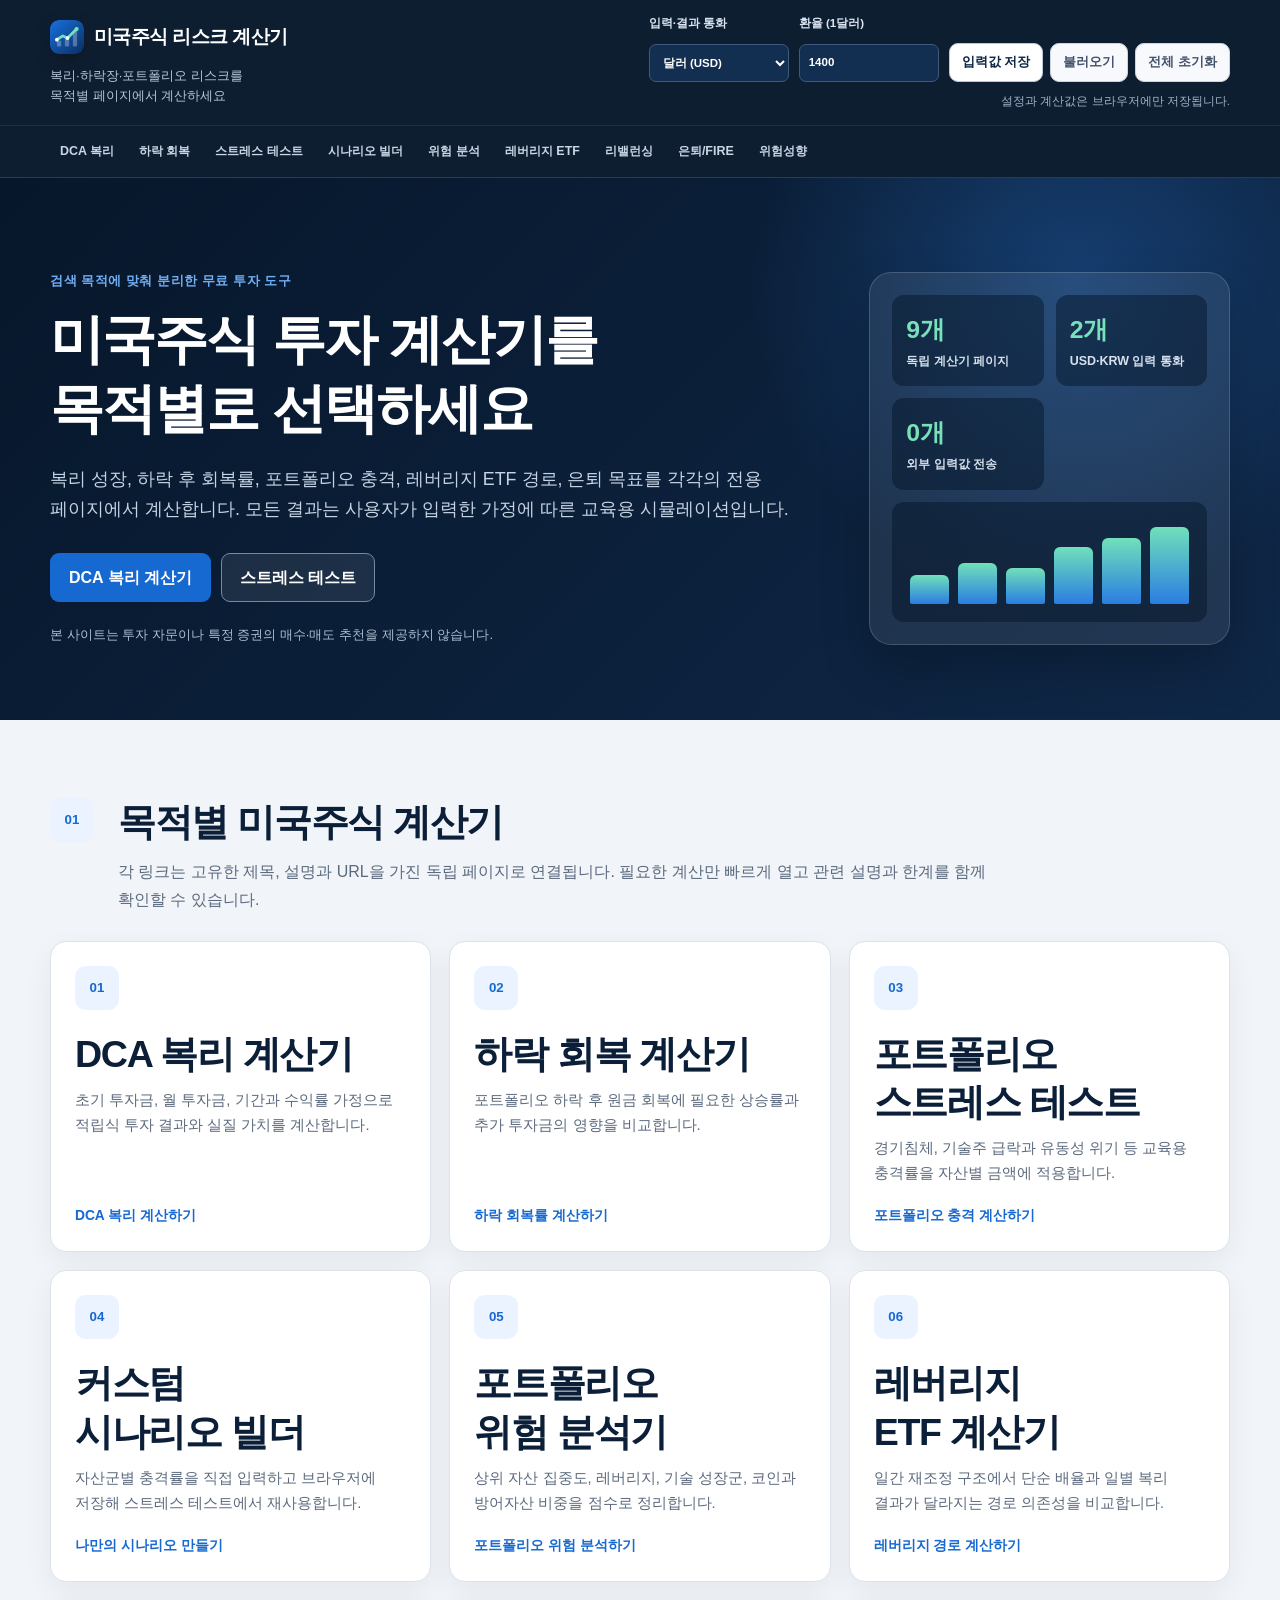
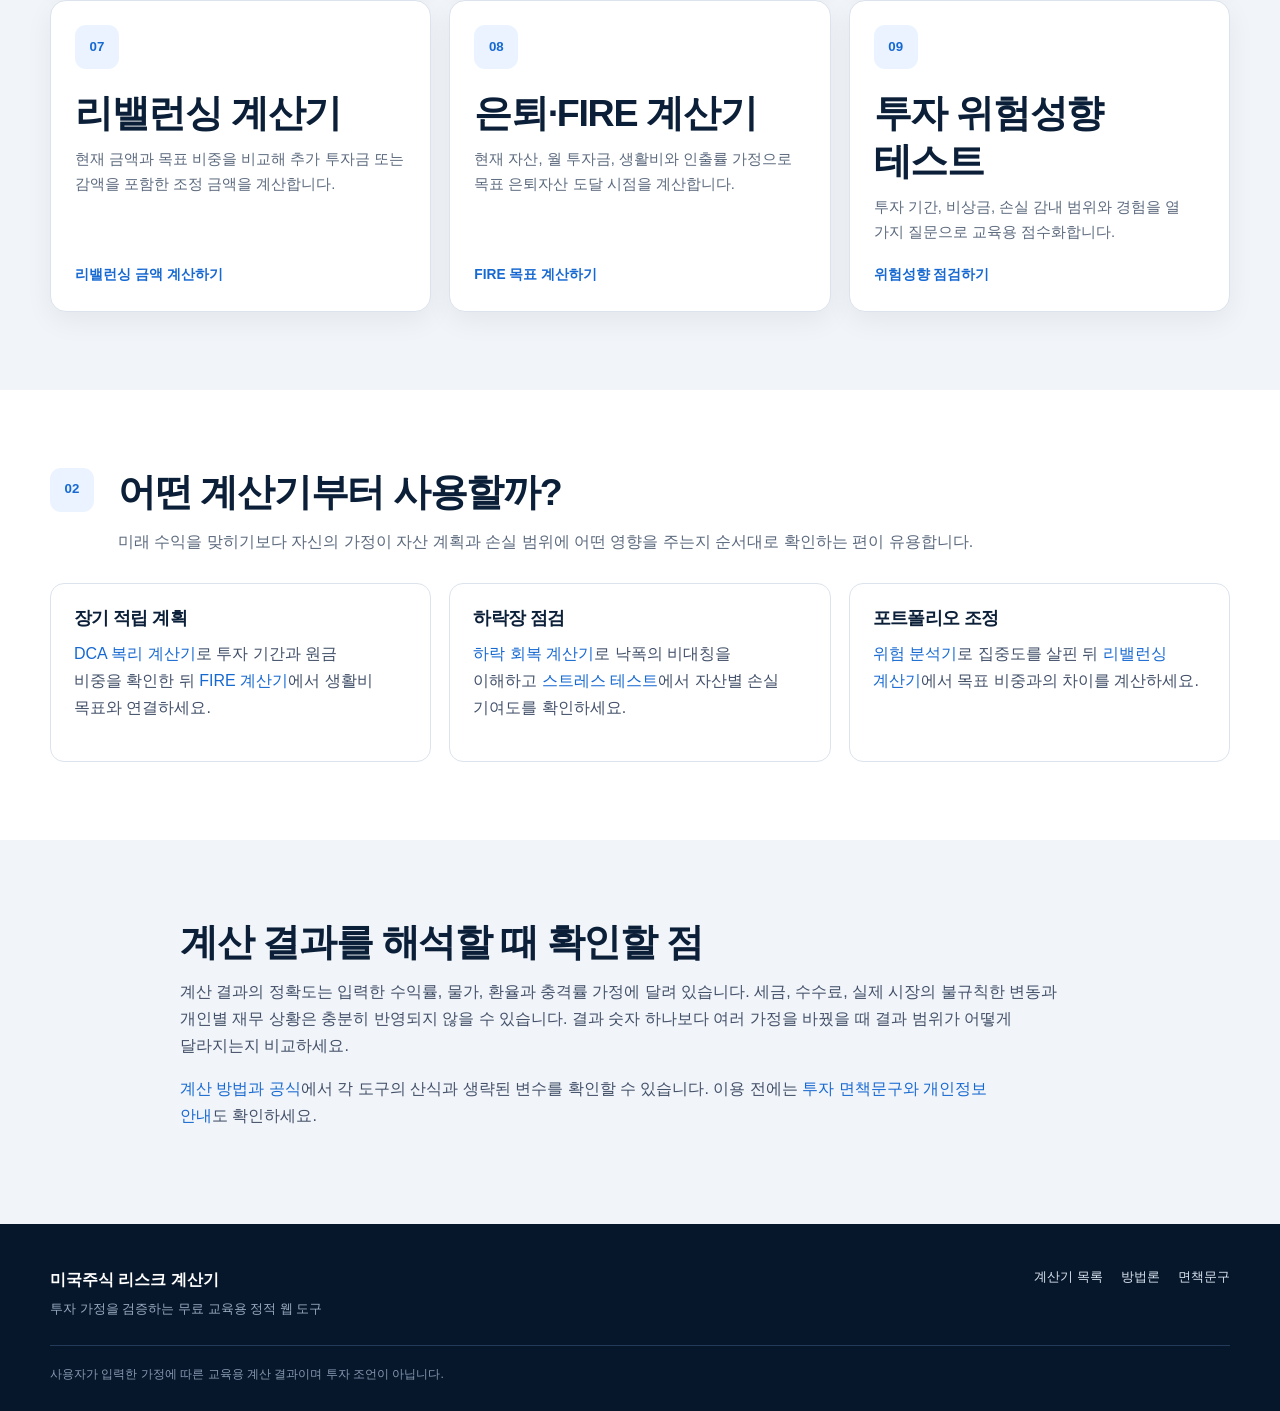
<file: index.html>
<!doctype html>
<html lang="ko">
<head>
  <meta charset="utf-8">
  <meta name="viewport" content="width=device-width, initial-scale=1">
  <meta name="google-site-verification" content="fgHVkXwGkWW0JmH_CeB3Q3SwngTqXPi7EyaSabvl7jA">
  <script async src="https://pagead2.googlesyndication.com/pagead/js/adsbygoogle.js?client=ca-pub-5077881306850046" crossorigin="anonymous"></script>
  <title>미국주식 계산기 모음 | 복리·하락 회복·포트폴리오 리스크</title>
  <meta name="description" content="미국주식 투자자를 위한 무료 교육용 계산기 모음입니다. DCA 복리, 하락 회복률, 포트폴리오 스트레스 테스트, 레버리지 ETF, 리밸런싱과 FIRE 계산기를 목적별 페이지에서 이용하세요.">
  <meta name="robots" content="index, follow, max-image-preview:large, max-snippet:-1">
  <meta name="theme-color" content="#0f2747">
  <link rel="icon" href="/favicon.svg" type="image/svg+xml">
  <link rel="canonical" href="https://us-stock-risk-calculator.pages.dev/">
  <meta property="og:type" content="website">
  <meta property="og:locale" content="ko_KR">
  <meta property="og:site_name" content="미국주식 리스크 계산기">
  <meta property="og:title" content="미국주식 계산기 모음 | 복리·포트폴리오 리스크">
  <meta property="og:description" content="목적에 맞는 미국주식 투자 계산기를 고르고 입력한 가정으로 직접 계산해 보세요.">
  <meta property="og:url" content="https://us-stock-risk-calculator.pages.dev/">
  <meta name="twitter:card" content="summary">
  <script type="application/ld+json">
  {
    "@context": "https://schema.org",
    "@graph": [
      {
        "@type": "WebSite",
        "name": "미국주식 리스크 계산기",
        "url": "https://us-stock-risk-calculator.pages.dev/",
        "description": "미국주식 투자자를 위한 복리와 포트폴리오 리스크 교육용 계산기 모음",
        "inLanguage": "ko-KR"
      },
      {
        "@type": "ItemList",
        "name": "미국주식 투자 계산기 목록",
        "numberOfItems": 9,
        "itemListElement": [
          {"@type":"ListItem","position":1,"name":"DCA 복리 계산기","url":"https://us-stock-risk-calculator.pages.dev/dca/"},
          {"@type":"ListItem","position":2,"name":"하락 회복 계산기","url":"https://us-stock-risk-calculator.pages.dev/drawdown/"},
          {"@type":"ListItem","position":3,"name":"포트폴리오 스트레스 테스트","url":"https://us-stock-risk-calculator.pages.dev/stress-test/"},
          {"@type":"ListItem","position":4,"name":"커스텀 시나리오 빌더","url":"https://us-stock-risk-calculator.pages.dev/scenario-builder/"},
          {"@type":"ListItem","position":5,"name":"포트폴리오 위험 분석기","url":"https://us-stock-risk-calculator.pages.dev/risk-analyzer/"},
          {"@type":"ListItem","position":6,"name":"레버리지 ETF 계산기","url":"https://us-stock-risk-calculator.pages.dev/leverage-etf/"},
          {"@type":"ListItem","position":7,"name":"리밸런싱 계산기","url":"https://us-stock-risk-calculator.pages.dev/rebalancing/"},
          {"@type":"ListItem","position":8,"name":"FIRE 계산기","url":"https://us-stock-risk-calculator.pages.dev/fire/"},
          {"@type":"ListItem","position":9,"name":"투자 위험성향 테스트","url":"https://us-stock-risk-calculator.pages.dev/risk-profile/"}
        ]
      }
    ]
  }
  </script>
  <link rel="stylesheet" href="/styles.css">
  <script src="/app.js" defer></script>
</head>
<body>
  <a class="skip-link" href="#main-content">본문으로 건너뛰기</a>
  <header class="site-header">
    <div class="container header-main">
      <div><a class="brand" href="/"><img class="brand-mark" src="/favicon.svg" alt="" width="34" height="34"><span>미국주식 리스크 계산기</span></a><p class="brand-subtitle"><span>복리·하락장·포트폴리오 리스크를</span><span>목적별 페이지에서 계산하세요</span></p></div>
      <div class="global-controls" aria-label="공통 표시 및 저장 설정">
        <label>입력·결과 통화<select id="display-currency" data-save><option value="USD">달러 (USD)</option><option value="KRW">원화 (KRW)</option></select></label>
        <label>환율 (1달러)<input id="exchange-rate" type="number" min="1" value="1400" inputmode="decimal" data-save></label>
        <div class="storage-actions"><button class="button button-small" id="save-all" type="button">입력값 저장</button><button class="button button-small button-ghost" id="load-all" type="button">불러오기</button><button class="button button-small button-ghost" id="reset-all" type="button">전체 초기화</button></div>
        <p id="storage-status" class="storage-status" aria-live="polite">설정과 계산값은 브라우저에만 저장됩니다.</p>
      </div>
    </div>
    <nav class="tool-nav" aria-label="주요 계산기 메뉴"><div class="container tool-nav-scroll"><a href="/dca/">DCA 복리</a><a href="/drawdown/">하락 회복</a><a href="/stress-test/">스트레스 테스트</a><a href="/scenario-builder/">시나리오 빌더</a><a href="/risk-analyzer/">위험 분석</a><a href="/leverage-etf/">레버리지 ETF</a><a href="/rebalancing/">리밸런싱</a><a href="/fire/">은퇴/FIRE</a><a href="/risk-profile/">위험성향</a></div></nav>
  </header>

  <main id="main-content">
    <section class="hero" id="top"><div class="container hero-grid"><div><p class="kicker">검색 목적에 맞춰 분리한 무료 투자 도구</p><h1><span class="hero-title-line">미국주식 투자 계산기를</span><span class="hero-title-line">목적별로 선택하세요</span></h1><p class="hero-lead">복리 성장, 하락 후 회복률, 포트폴리오 충격, 레버리지 ETF 경로, 은퇴 목표를 각각의 전용 페이지에서 계산합니다. 모든 결과는 사용자가 입력한 가정에 따른 교육용 시뮬레이션입니다.</p><div class="hero-actions"><a class="button button-primary" href="/dca/">DCA 복리 계산기</a><a class="button button-secondary" href="/stress-test/">스트레스 테스트</a></div><p class="hero-notice">본 사이트는 투자 자문이나 특정 증권의 매수·매도 추천을 제공하지 않습니다.</p></div><div class="hero-dashboard" aria-label="사이트 요약"><div class="hero-stat"><span>9개</span><strong>독립 계산기 페이지</strong></div><div class="hero-stat"><span>2개</span><strong>USD·KRW 입력 통화</strong></div><div class="hero-stat"><span>0개</span><strong>외부 입력값 전송</strong></div><div class="mini-chart" aria-hidden="true"><i style="height:34%"></i><i style="height:48%"></i><i style="height:43%"></i><i style="height:67%"></i><i style="height:78%"></i><i style="height:91%"></i></div></div></div></section>

    <section class="content-section"><div class="container"><div class="section-heading"><p class="section-number">01</p><div><h2>목적별 미국주식 계산기</h2><p>각 링크는 고유한 제목, 설명과 URL을 가진 독립 페이지로 연결됩니다. 필요한 계산만 빠르게 열고 관련 설명과 한계를 함께 확인할 수 있습니다.</p></div></div><div class="tool-hub-grid">
      <a class="tool-card" href="/dca/"><span class="section-number">01</span><h2>DCA 복리 계산기</h2><p>초기 투자금, 월 투자금, 기간과 수익률 가정으로 적립식 투자 결과와 실질 가치를 계산합니다.</p><strong>DCA 복리 계산하기</strong></a>
      <a class="tool-card" href="/drawdown/"><span class="section-number">02</span><h2>하락 회복 계산기</h2><p>포트폴리오 하락 후 원금 회복에 필요한 상승률과 추가 투자금의 영향을 비교합니다.</p><strong>하락 회복률 계산하기</strong></a>
      <a class="tool-card" href="/stress-test/"><span class="section-number">03</span><h2>포트폴리오 스트레스 테스트</h2><p>경기침체, 기술주 급락과 유동성 위기 등 교육용 충격률을 자산별 금액에 적용합니다.</p><strong>포트폴리오 충격 계산하기</strong></a>
      <a class="tool-card" href="/scenario-builder/"><span class="section-number">04</span><h2>커스텀 시나리오 빌더</h2><p>자산군별 충격률을 직접 입력하고 브라우저에 저장해 스트레스 테스트에서 재사용합니다.</p><strong>나만의 시나리오 만들기</strong></a>
      <a class="tool-card" href="/risk-analyzer/"><span class="section-number">05</span><h2>포트폴리오 위험 분석기</h2><p>상위 자산 집중도, 레버리지, 기술 성장군, 코인과 방어자산 비중을 점수로 정리합니다.</p><strong>포트폴리오 위험 분석하기</strong></a>
      <a class="tool-card" href="/leverage-etf/"><span class="section-number">06</span><h2>레버리지 ETF 계산기</h2><p>일간 재조정 구조에서 단순 배율과 일별 복리 결과가 달라지는 경로 의존성을 비교합니다.</p><strong>레버리지 경로 계산하기</strong></a>
      <a class="tool-card" href="/rebalancing/"><span class="section-number">07</span><h2>리밸런싱 계산기</h2><p>현재 금액과 목표 비중을 비교해 추가 투자금 또는 감액을 포함한 조정 금액을 계산합니다.</p><strong>리밸런싱 금액 계산하기</strong></a>
      <a class="tool-card" href="/fire/"><span class="section-number">08</span><h2>은퇴·FIRE 계산기</h2><p>현재 자산, 월 투자금, 생활비와 인출률 가정으로 목표 은퇴자산 도달 시점을 계산합니다.</p><strong>FIRE 목표 계산하기</strong></a>
      <a class="tool-card" href="/risk-profile/"><span class="section-number">09</span><h2>투자 위험성향 테스트</h2><p>투자 기간, 비상금, 손실 감내 범위와 경험을 열 가지 질문으로 교육용 점수화합니다.</p><strong>위험성향 점검하기</strong></a>
    </div></div></section>

    <section class="content-section alt"><div class="container"><div class="section-heading"><p class="section-number">02</p><div><h2>어떤 계산기부터 사용할까?</h2><p>미래 수익을 맞히기보다 자신의 가정이 자산 계획과 손실 범위에 어떤 영향을 주는지 순서대로 확인하는 편이 유용합니다.</p></div></div><div class="content-grid three"><article class="info-card"><h3>장기 적립 계획</h3><p><a href="/dca/">DCA 복리 계산기</a>로 투자 기간과 원금 비중을 확인한 뒤 <a href="/fire/">FIRE 계산기</a>에서 생활비 목표와 연결하세요.</p></article><article class="info-card"><h3>하락장 점검</h3><p><a href="/drawdown/">하락 회복 계산기</a>로 낙폭의 비대칭을 이해하고 <a href="/stress-test/">스트레스 테스트</a>에서 자산별 손실 기여도를 확인하세요.</p></article><article class="info-card"><h3>포트폴리오 조정</h3><p><a href="/risk-analyzer/">위험 분석기</a>로 집중도를 살핀 뒤 <a href="/rebalancing/">리밸런싱 계산기</a>에서 목표 비중과의 차이를 계산하세요.</p></article></div></div></section>

    <section class="content-section"><div class="container article-content"><h2>계산 결과를 해석할 때 확인할 점</h2><p>계산 결과의 정확도는 입력한 수익률, 물가, 환율과 충격률 가정에 달려 있습니다. 세금, 수수료, 실제 시장의 불규칙한 변동과 개인별 재무 상황은 충분히 반영되지 않을 수 있습니다. 결과 숫자 하나보다 여러 가정을 바꿨을 때 결과 범위가 어떻게 달라지는지 비교하세요.</p><p><a href="/methodology/">계산 방법과 공식</a>에서 각 도구의 산식과 생략된 변수를 확인할 수 있습니다. 이용 전에는 <a href="/disclaimer/">투자 면책문구와 개인정보 안내</a>도 확인하세요.</p></div></section>
  </main>

  <footer class="site-footer"><div class="container footer-grid"><div><strong>미국주식 리스크 계산기</strong><p>투자 가정을 검증하는 무료 교육용 정적 웹 도구</p></div><nav aria-label="하단 메뉴"><a href="/">계산기 목록</a><a href="/methodology/">방법론</a><a href="/disclaimer/">면책문구</a></nav></div><div class="container footer-notice">사용자가 입력한 가정에 따른 교육용 계산 결과이며 투자 조언이 아닙니다.</div></footer>
</body>
</html>
</file>
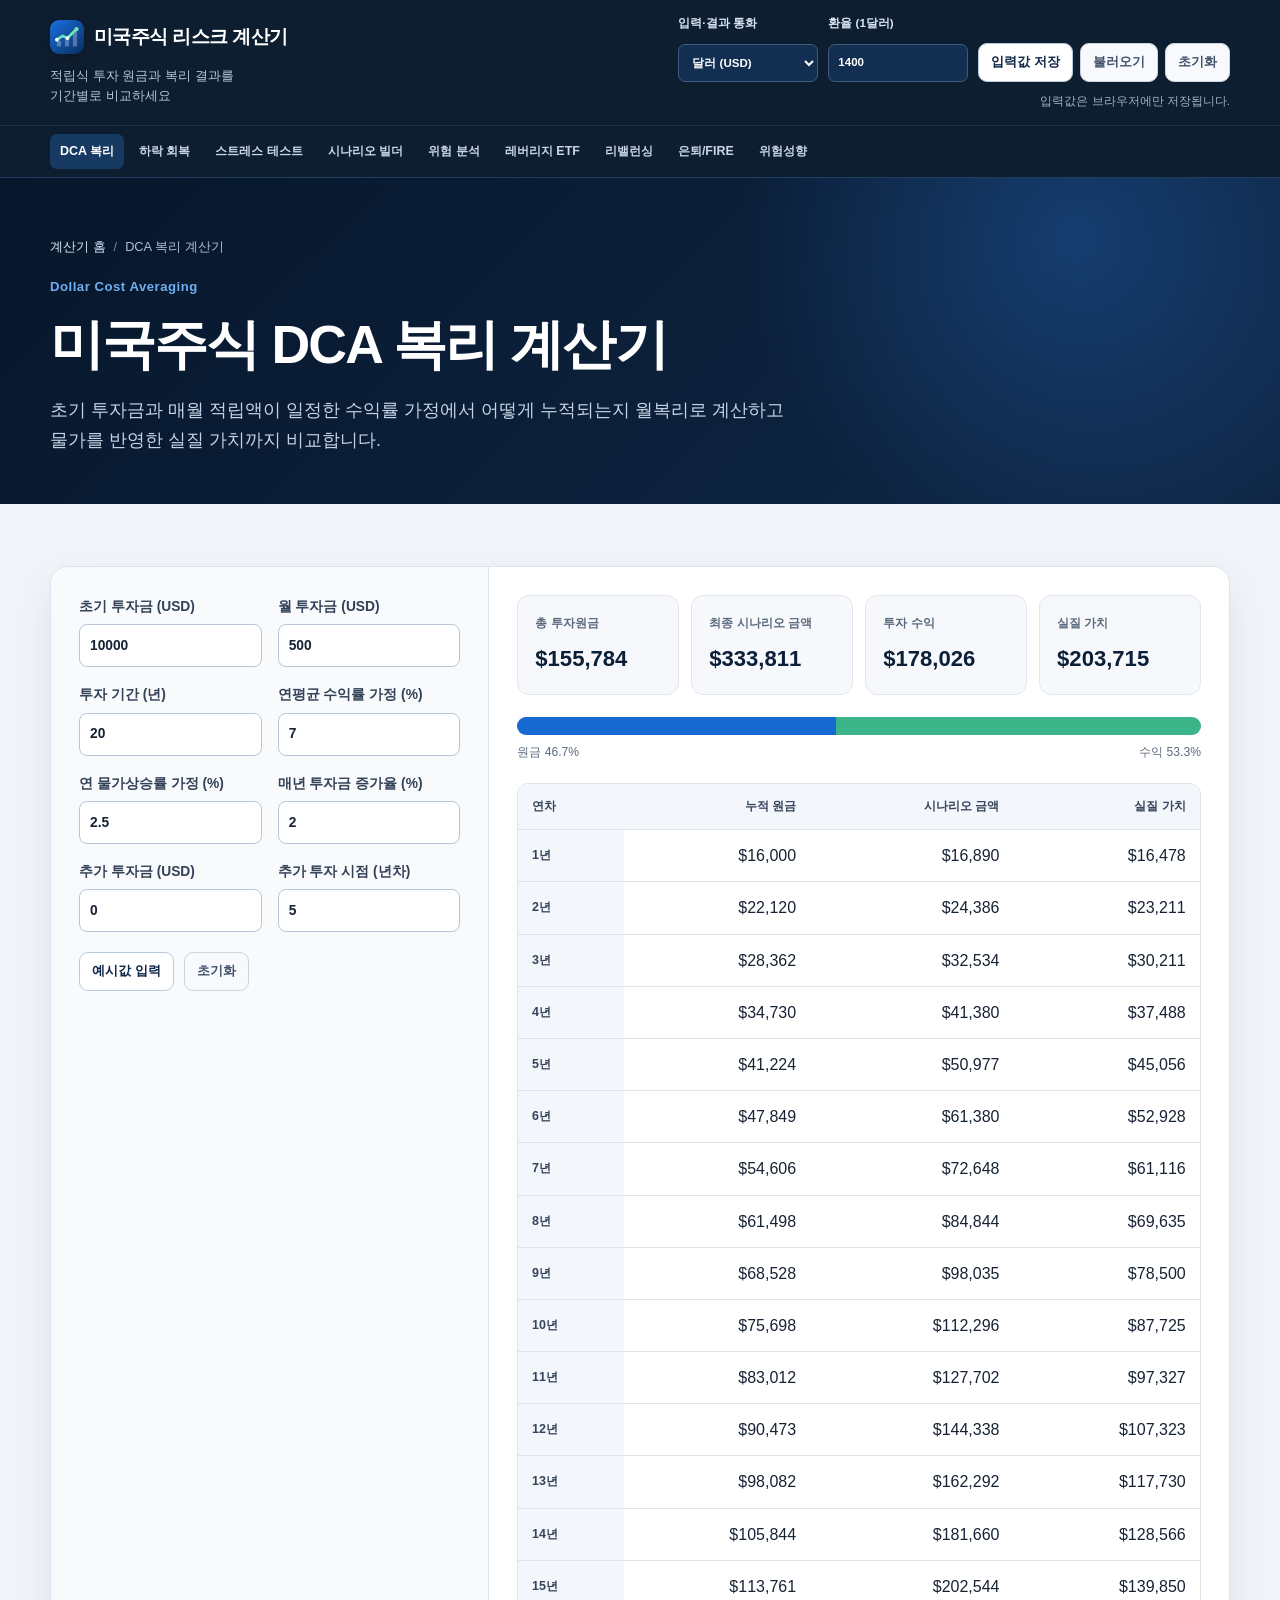
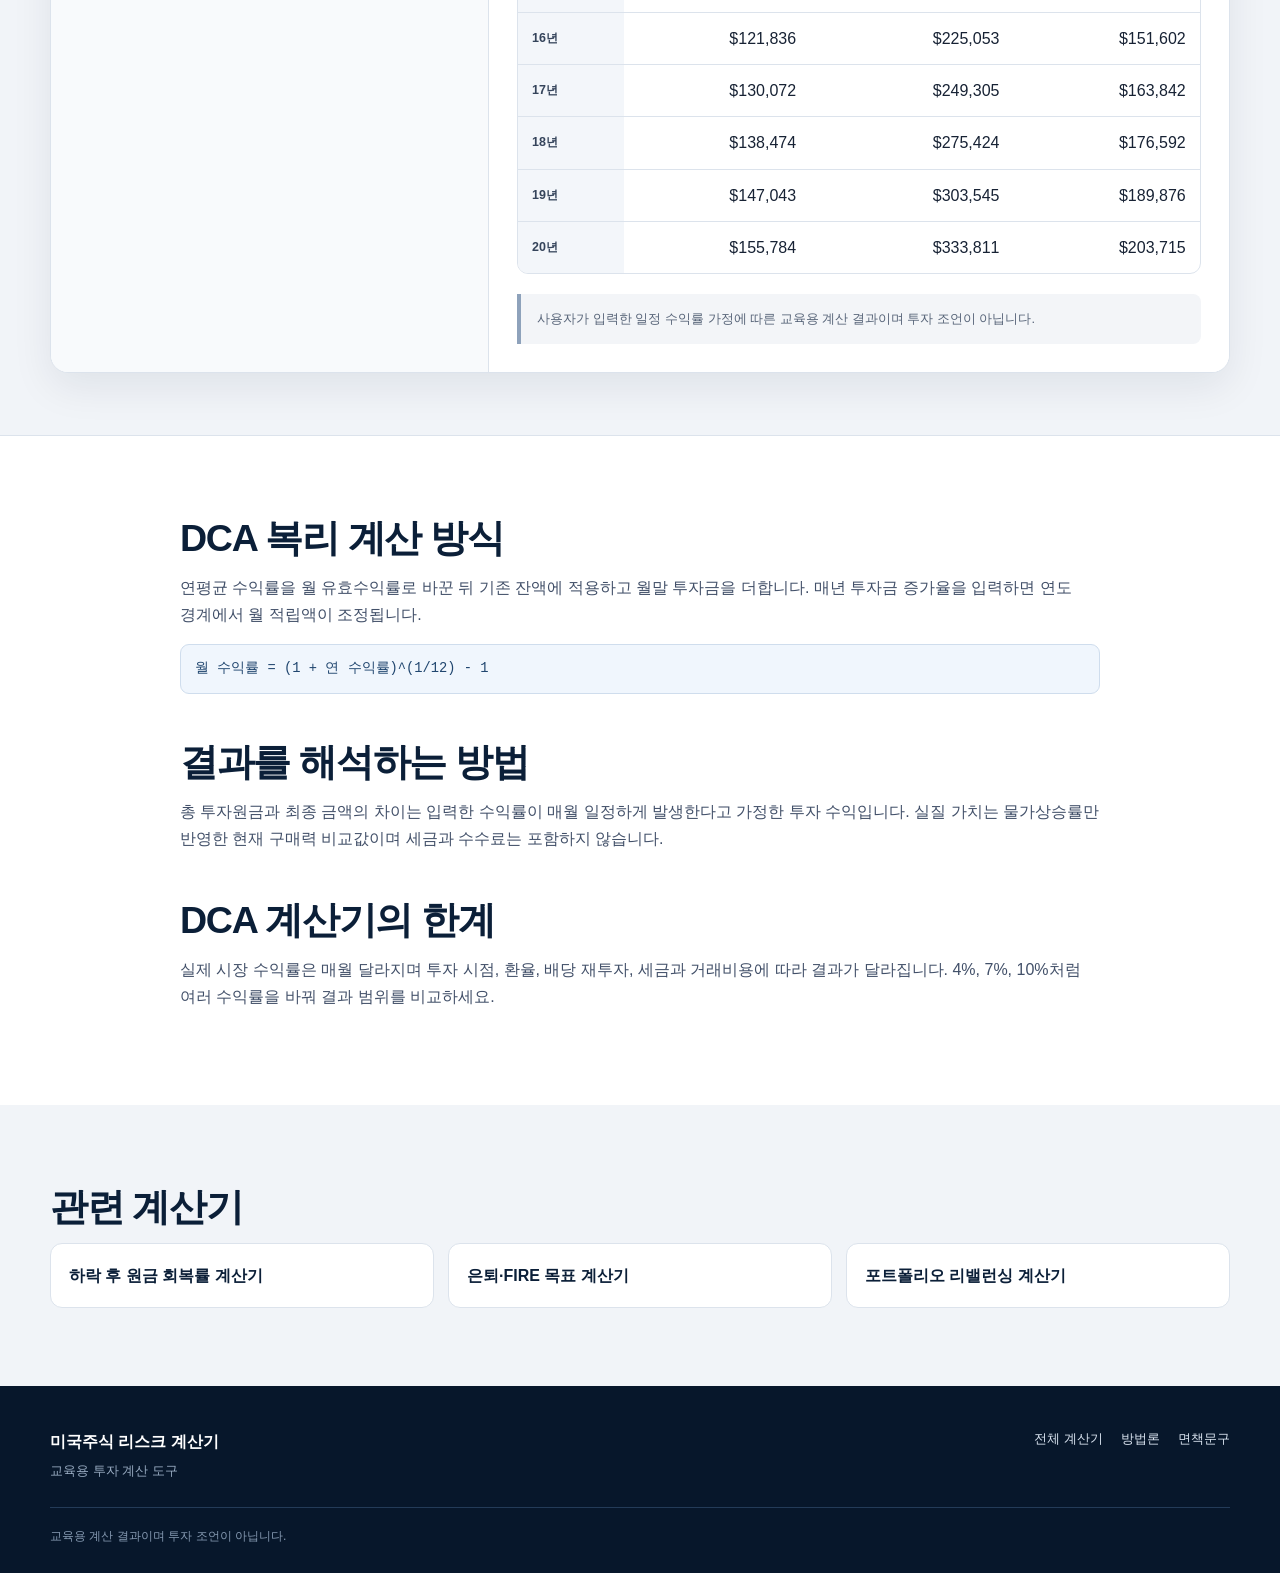
<file: dca/index.html>
<!doctype html>
<html lang="ko">
<head>
  <meta charset="utf-8"><meta name="viewport" content="width=device-width, initial-scale=1">
  <meta name="google-site-verification" content="fgHVkXwGkWW0JmH_CeB3Q3SwngTqXPi7EyaSabvl7jA">
  <script async src="https://pagead2.googlesyndication.com/pagead/js/adsbygoogle.js?client=ca-pub-5077881306850046" crossorigin="anonymous"></script>
  <title>DCA 복리 계산기 | 미국주식 적립식 투자 수익 계산</title>
  <meta name="description" content="미국주식 DCA 복리 계산기입니다. 초기 투자금, 월 투자금, 투자 기간, 수익률과 물가상승률을 입력해 누적 원금, 최종 금액과 실질 가치를 계산하세요.">
  <meta name="robots" content="index, follow, max-image-preview:large, max-snippet:-1"><meta name="theme-color" content="#0f2747">
  <link rel="icon" href="/favicon.svg" type="image/svg+xml"><link rel="canonical" href="https://us-stock-risk-calculator.pages.dev/dca/">
  <meta property="og:type" content="website"><meta property="og:locale" content="ko_KR"><meta property="og:site_name" content="미국주식 리스크 계산기"><meta property="og:title" content="DCA 복리 계산기"><meta property="og:description" content="월 적립식 미국주식 투자의 원금, 복리 결과와 실질 가치를 계산합니다."><meta property="og:url" content="https://us-stock-risk-calculator.pages.dev/dca/"><meta name="twitter:card" content="summary">
  <script type="application/ld+json">{"@context":"https://schema.org","@graph":[{"@type":"WebApplication","name":"DCA 복리 계산기","url":"https://us-stock-risk-calculator.pages.dev/dca/","applicationCategory":"EducationalApplication","operatingSystem":"모든 운영체제","isAccessibleForFree":true,"inLanguage":"ko-KR","description":"미국주식 월 적립식 투자와 복리 결과를 계산하는 교육용 도구"},{"@type":"BreadcrumbList","itemListElement":[{"@type":"ListItem","position":1,"name":"홈","item":"https://us-stock-risk-calculator.pages.dev/"},{"@type":"ListItem","position":2,"name":"DCA 복리 계산기","item":"https://us-stock-risk-calculator.pages.dev/dca/"}]}]}</script>
  <link rel="stylesheet" href="/styles.css"><script src="/app.js" defer></script>
</head>
<body>
  <a class="skip-link" href="#main-content">본문으로 건너뛰기</a>
  <header class="site-header"><div class="container header-main"><div><a class="brand" href="/"><img class="brand-mark" src="/favicon.svg" alt="" width="34" height="34"><span>미국주식 리스크 계산기</span></a><p class="brand-subtitle"><span>적립식 투자 원금과 복리 결과를</span><span>기간별로 비교하세요</span></p></div><div class="global-controls" aria-label="공통 표시 및 저장 설정"><label>입력·결과 통화<select id="display-currency" data-save><option value="USD">달러 (USD)</option><option value="KRW">원화 (KRW)</option></select></label><label>환율 (1달러)<input id="exchange-rate" type="number" min="1" value="1400" data-save></label><div class="storage-actions"><button class="button button-small" id="save-all" type="button">입력값 저장</button><button class="button button-small button-ghost" id="load-all" type="button">불러오기</button><button class="button button-small button-ghost" id="reset-all" type="button">초기화</button></div><p id="storage-status" class="storage-status" aria-live="polite">입력값은 브라우저에만 저장됩니다.</p></div></div><nav class="tool-nav" aria-label="주요 계산기 메뉴"><div class="container tool-nav-scroll"><a href="/dca/" aria-current="page">DCA 복리</a><a href="/drawdown/">하락 회복</a><a href="/stress-test/">스트레스 테스트</a><a href="/scenario-builder/">시나리오 빌더</a><a href="/risk-analyzer/">위험 분석</a><a href="/leverage-etf/">레버리지 ETF</a><a href="/rebalancing/">리밸런싱</a><a href="/fire/">은퇴/FIRE</a><a href="/risk-profile/">위험성향</a></div></nav></header>
  <main id="main-content">
    <section class="page-hero"><div class="container"><nav class="breadcrumbs" aria-label="현재 위치"><a href="/">계산기 홈</a><span aria-hidden="true">/</span><span>DCA 복리 계산기</span></nav><p class="kicker">Dollar Cost Averaging</p><h1>미국주식 DCA 복리 계산기</h1><p class="hero-lead">초기 투자금과 매월 적립액이 일정한 수익률 가정에서 어떻게 누적되는지 월복리로 계산하고 물가를 반영한 실질 가치까지 비교합니다.</p></div></section>
    <section class="page-tool-area"><div class="container"><div class="calculator-card"><form class="input-panel" id="dca-form"><div class="form-grid"><label>초기 투자금 (<span class="currency-code">USD</span>)<input id="dca-initial" type="number" min="0" value="10000" data-money-input data-save></label><label>월 투자금 (<span class="currency-code">USD</span>)<input id="dca-monthly" type="number" min="0" value="500" data-money-input data-save></label><label>투자 기간 (년)<input id="dca-years" type="number" min="1" max="60" value="20" data-save></label><label>연평균 수익률 가정 (%)<input id="dca-return" type="number" min="-99" max="100" step="0.1" value="7" data-save></label><label>연 물가상승률 가정 (%)<input id="dca-inflation" type="number" min="0" max="30" step="0.1" value="2.5" data-save></label><label>매년 투자금 증가율 (%)<input id="dca-increase" type="number" min="0" max="100" step="0.1" value="2" data-save></label><label>추가 투자금 (<span class="currency-code">USD</span>)<input id="dca-extra" type="number" min="0" value="0" data-money-input data-save></label><label>추가 투자 시점 (년차)<input id="dca-extra-year" type="number" min="1" max="60" value="5" data-save></label></div><div class="form-actions"><button class="button button-small" type="button" data-example="dca">예시값 입력</button><button class="button button-small button-ghost" type="reset">초기화</button></div></form><div class="result-panel" aria-live="polite"><div class="metric-grid four"><div class="metric"><span>총 투자원금</span><strong id="dca-principal">-</strong></div><div class="metric"><span>최종 시나리오 금액</span><strong id="dca-final">-</strong></div><div class="metric"><span>투자 수익</span><strong id="dca-profit">-</strong></div><div class="metric"><span>실질 가치</span><strong id="dca-real">-</strong></div></div><div id="dca-bars" class="ratio-bars"></div><div class="table-wrap"><table><thead><tr><th>연차</th><th>누적 원금</th><th>시나리오 금액</th><th>실질 가치</th></tr></thead><tbody id="dca-table"></tbody></table></div><p class="result-note">사용자가 입력한 일정 수익률 가정에 따른 교육용 계산 결과이며 투자 조언이 아닙니다.</p></div></div></div></section>
    <section class="content-section alt"><div class="container article-content"><h2>DCA 복리 계산 방식</h2><p>연평균 수익률을 월 유효수익률로 바꾼 뒤 기존 잔액에 적용하고 월말 투자금을 더합니다. 매년 투자금 증가율을 입력하면 연도 경계에서 월 적립액이 조정됩니다.</p><code>월 수익률 = (1 + 연 수익률)^(1/12) - 1</code><h2>결과를 해석하는 방법</h2><p>총 투자원금과 최종 금액의 차이는 입력한 수익률이 매월 일정하게 발생한다고 가정한 투자 수익입니다. 실질 가치는 물가상승률만 반영한 현재 구매력 비교값이며 세금과 수수료는 포함하지 않습니다.</p><h2>DCA 계산기의 한계</h2><p>실제 시장 수익률은 매월 달라지며 투자 시점, 환율, 배당 재투자, 세금과 거래비용에 따라 결과가 달라집니다. 4%, 7%, 10%처럼 여러 수익률을 바꿔 결과 범위를 비교하세요.</p></div></section>
    <section class="content-section"><div class="container"><h2>관련 계산기</h2><div class="related-tools"><a class="related-link" href="/drawdown/">하락 후 원금 회복률 계산기</a><a class="related-link" href="/fire/">은퇴·FIRE 목표 계산기</a><a class="related-link" href="/rebalancing/">포트폴리오 리밸런싱 계산기</a></div></div></section>
  </main>
  <footer class="site-footer"><div class="container footer-grid"><div><strong>미국주식 리스크 계산기</strong><p>교육용 투자 계산 도구</p></div><nav aria-label="하단 메뉴"><a href="/">전체 계산기</a><a href="/methodology/">방법론</a><a href="/disclaimer/">면책문구</a></nav></div><div class="container footer-notice">교육용 계산 결과이며 투자 조언이 아닙니다.</div></footer>
</body></html>
</file>
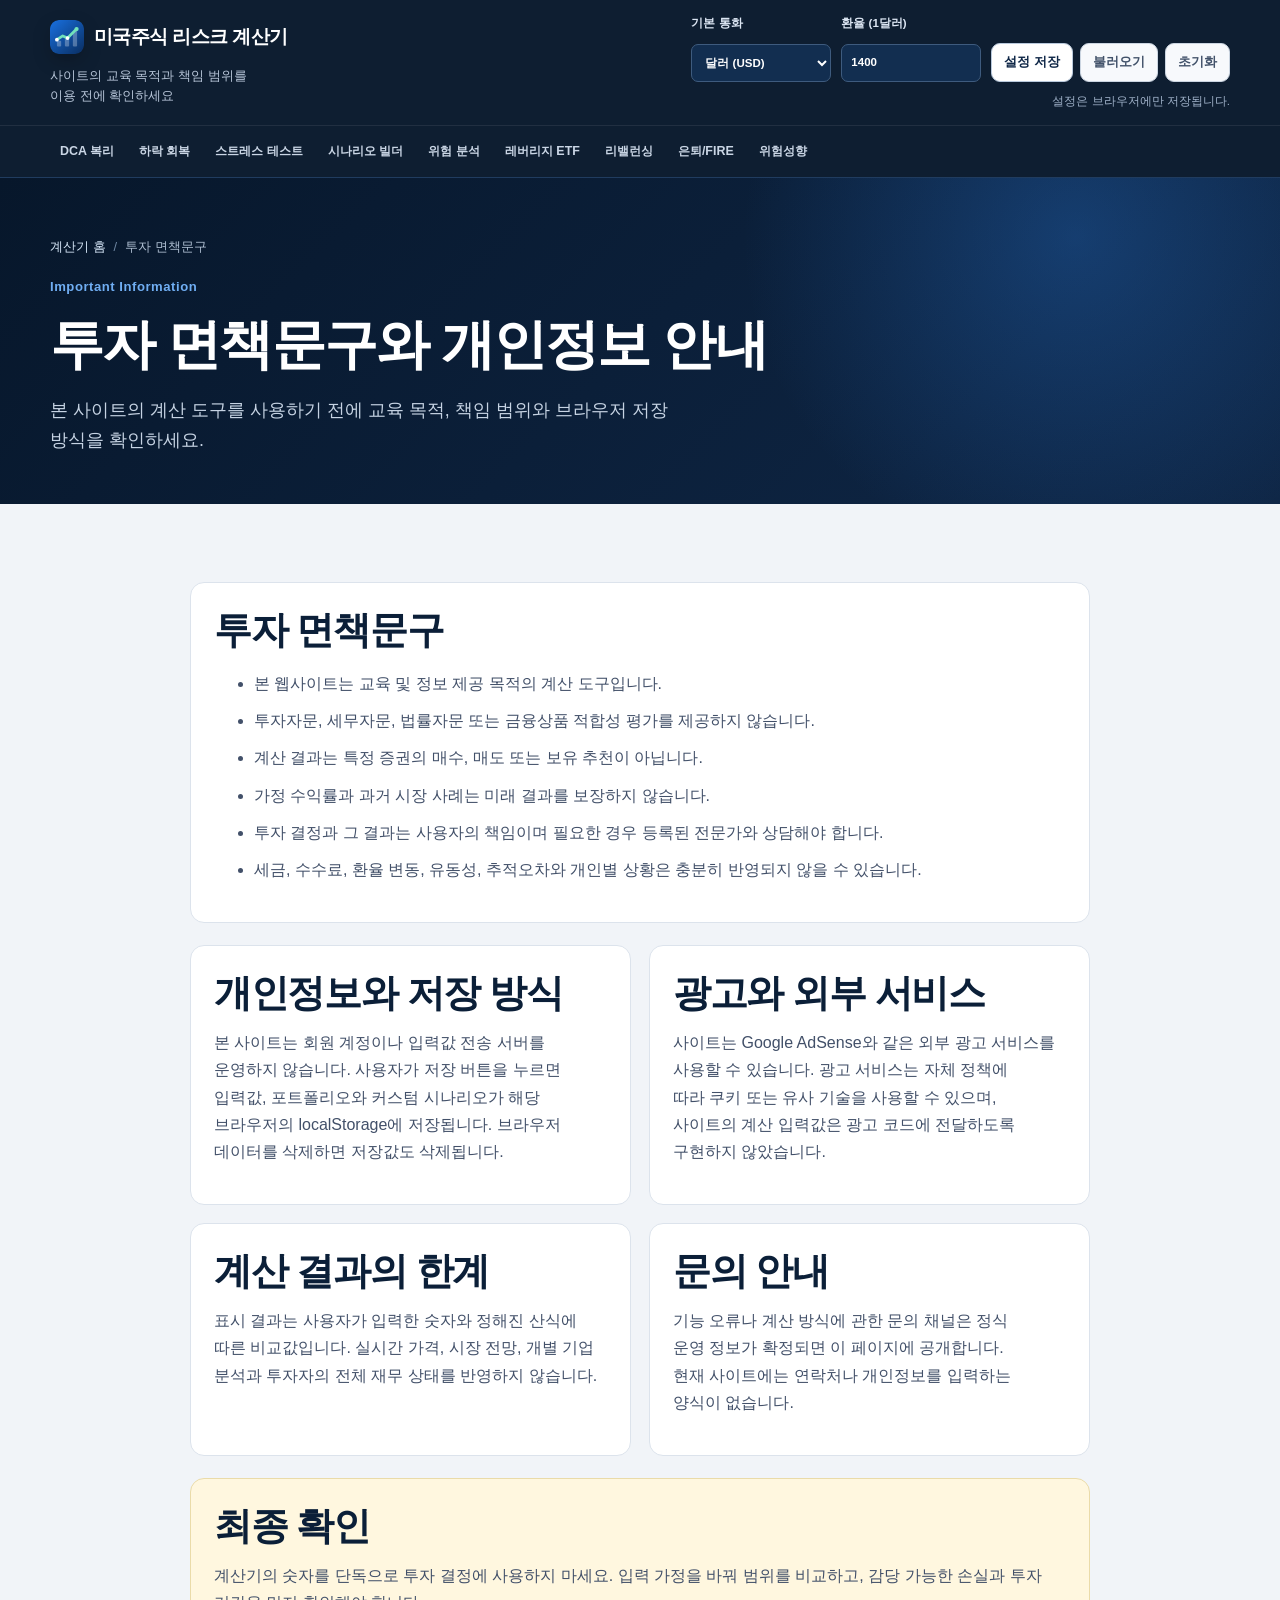
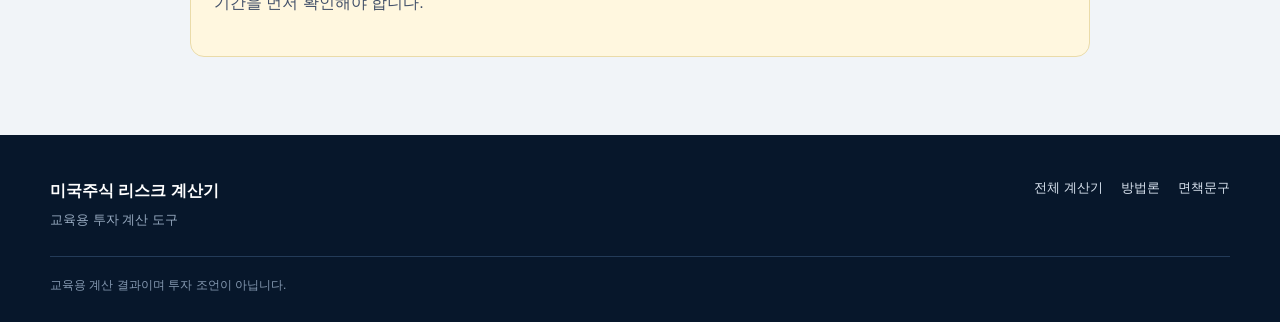
<file: disclaimer/index.html>
<!doctype html><html lang="ko"><head>
  <meta charset="utf-8"><meta name="viewport" content="width=device-width, initial-scale=1"><meta name="google-site-verification" content="fgHVkXwGkWW0JmH_CeB3Q3SwngTqXPi7EyaSabvl7jA"><script async src="https://pagead2.googlesyndication.com/pagead/js/adsbygoogle.js?client=ca-pub-5077881306850046" crossorigin="anonymous"></script>
  <title>투자 면책문구와 개인정보 안내 | 미국주식 리스크 계산기</title><meta name="description" content="미국주식 리스크 계산기의 교육 목적, 투자 면책 범위, 계산 결과의 한계, localStorage 저장 방식과 개인정보 처리 안내를 확인하세요."><meta name="robots" content="index, follow, max-image-preview:large, max-snippet:-1"><meta name="theme-color" content="#0f2747"><link rel="icon" href="/favicon.svg" type="image/svg+xml"><link rel="canonical" href="https://us-stock-risk-calculator.pages.dev/disclaimer/">
  <meta property="og:type" content="website"><meta property="og:locale" content="ko_KR"><meta property="og:site_name" content="미국주식 리스크 계산기"><meta property="og:title" content="투자 면책문구와 개인정보 안내"><meta property="og:description" content="계산기 이용 목적, 책임 범위와 브라우저 저장 방식을 안내합니다."><meta property="og:url" content="https://us-stock-risk-calculator.pages.dev/disclaimer/"><meta name="twitter:card" content="summary">
  <script type="application/ld+json">{"@context":"https://schema.org","@graph":[{"@type":"WebPage","name":"투자 면책문구와 개인정보 안내","url":"https://us-stock-risk-calculator.pages.dev/disclaimer/","inLanguage":"ko-KR","description":"미국주식 리스크 계산기 이용에 관한 면책 및 개인정보 안내"},{"@type":"BreadcrumbList","itemListElement":[{"@type":"ListItem","position":1,"name":"홈","item":"https://us-stock-risk-calculator.pages.dev/"},{"@type":"ListItem","position":2,"name":"면책문구","item":"https://us-stock-risk-calculator.pages.dev/disclaimer/"}]}]}</script><link rel="stylesheet" href="/styles.css"><script src="/app.js" defer></script>
</head><body><a class="skip-link" href="#main-content">본문으로 건너뛰기</a>
  <header class="site-header"><div class="container header-main"><div><a class="brand" href="/"><img class="brand-mark" src="/favicon.svg" alt="" width="34" height="34"><span>미국주식 리스크 계산기</span></a><p class="brand-subtitle"><span>사이트의 교육 목적과 책임 범위를</span><span>이용 전에 확인하세요</span></p></div><div class="global-controls"><label>기본 통화<select id="display-currency" data-save><option value="USD">달러 (USD)</option><option value="KRW">원화 (KRW)</option></select></label><label>환율 (1달러)<input id="exchange-rate" type="number" min="1" value="1400" data-save></label><div class="storage-actions"><button class="button button-small" id="save-all" type="button">설정 저장</button><button class="button button-small button-ghost" id="load-all" type="button">불러오기</button><button class="button button-small button-ghost" id="reset-all" type="button">초기화</button></div><p id="storage-status" class="storage-status" aria-live="polite">설정은 브라우저에만 저장됩니다.</p></div></div><nav class="tool-nav" aria-label="주요 계산기 메뉴"><div class="container tool-nav-scroll"><a href="/dca/">DCA 복리</a><a href="/drawdown/">하락 회복</a><a href="/stress-test/">스트레스 테스트</a><a href="/scenario-builder/">시나리오 빌더</a><a href="/risk-analyzer/">위험 분석</a><a href="/leverage-etf/">레버리지 ETF</a><a href="/rebalancing/">리밸런싱</a><a href="/fire/">은퇴/FIRE</a><a href="/risk-profile/">위험성향</a></div></nav></header>
  <main id="main-content"><section class="page-hero"><div class="container"><nav class="breadcrumbs" aria-label="현재 위치"><a href="/">계산기 홈</a><span aria-hidden="true">/</span><span>투자 면책문구</span></nav><p class="kicker">Important Information</p><h1>투자 면책문구와 개인정보 안내</h1><p class="hero-lead">본 사이트의 계산 도구를 사용하기 전에 교육 목적, 책임 범위와 브라우저 저장 방식을 확인하세요.</p></div></section>
    <section class="content-section"><div class="container narrow-content"><div class="legal-card"><h2>투자 면책문구</h2><ul><li>본 웹사이트는 교육 및 정보 제공 목적의 계산 도구입니다.</li><li>투자자문, 세무자문, 법률자문 또는 금융상품 적합성 평가를 제공하지 않습니다.</li><li>계산 결과는 특정 증권의 매수, 매도 또는 보유 추천이 아닙니다.</li><li>가정 수익률과 과거 시장 사례는 미래 결과를 보장하지 않습니다.</li><li>투자 결정과 그 결과는 사용자의 책임이며 필요한 경우 등록된 전문가와 상담해야 합니다.</li><li>세금, 수수료, 환율 변동, 유동성, 추적오차와 개인별 상황은 충분히 반영되지 않을 수 있습니다.</li></ul></div>
      <div class="content-grid two spacer-top"><article class="info-card"><h2>개인정보와 저장 방식</h2><p>본 사이트는 회원 계정이나 입력값 전송 서버를 운영하지 않습니다. 사용자가 저장 버튼을 누르면 입력값, 포트폴리오와 커스텀 시나리오가 해당 브라우저의 localStorage에 저장됩니다. 브라우저 데이터를 삭제하면 저장값도 삭제됩니다.</p></article><article class="info-card"><h2>광고와 외부 서비스</h2><p>사이트는 Google AdSense와 같은 외부 광고 서비스를 사용할 수 있습니다. 광고 서비스는 자체 정책에 따라 쿠키 또는 유사 기술을 사용할 수 있으며, 사이트의 계산 입력값은 광고 코드에 전달하도록 구현하지 않았습니다.</p></article><article class="info-card"><h2>계산 결과의 한계</h2><p>표시 결과는 사용자가 입력한 숫자와 정해진 산식에 따른 비교값입니다. 실시간 가격, 시장 전망, 개별 기업 분석과 투자자의 전체 재무 상태를 반영하지 않습니다.</p></article><article class="info-card"><h2>문의 안내</h2><p>기능 오류나 계산 방식에 관한 문의 채널은 정식 운영 정보가 확정되면 이 페이지에 공개합니다. 현재 사이트에는 연락처나 개인정보를 입력하는 양식이 없습니다.</p></article></div>
      <div class="warning-box"><h2>최종 확인</h2><p>계산기의 숫자를 단독으로 투자 결정에 사용하지 마세요. 입력 가정을 바꿔 범위를 비교하고, 감당 가능한 손실과 투자 기간을 먼저 확인해야 합니다.</p></div>
    </div></section>
  </main><footer class="site-footer"><div class="container footer-grid"><div><strong>미국주식 리스크 계산기</strong><p>교육용 투자 계산 도구</p></div><nav><a href="/">전체 계산기</a><a href="/methodology/">방법론</a><a href="/disclaimer/">면책문구</a></nav></div><div class="container footer-notice">교육용 계산 결과이며 투자 조언이 아닙니다.</div></footer>
</body></html>
</file>
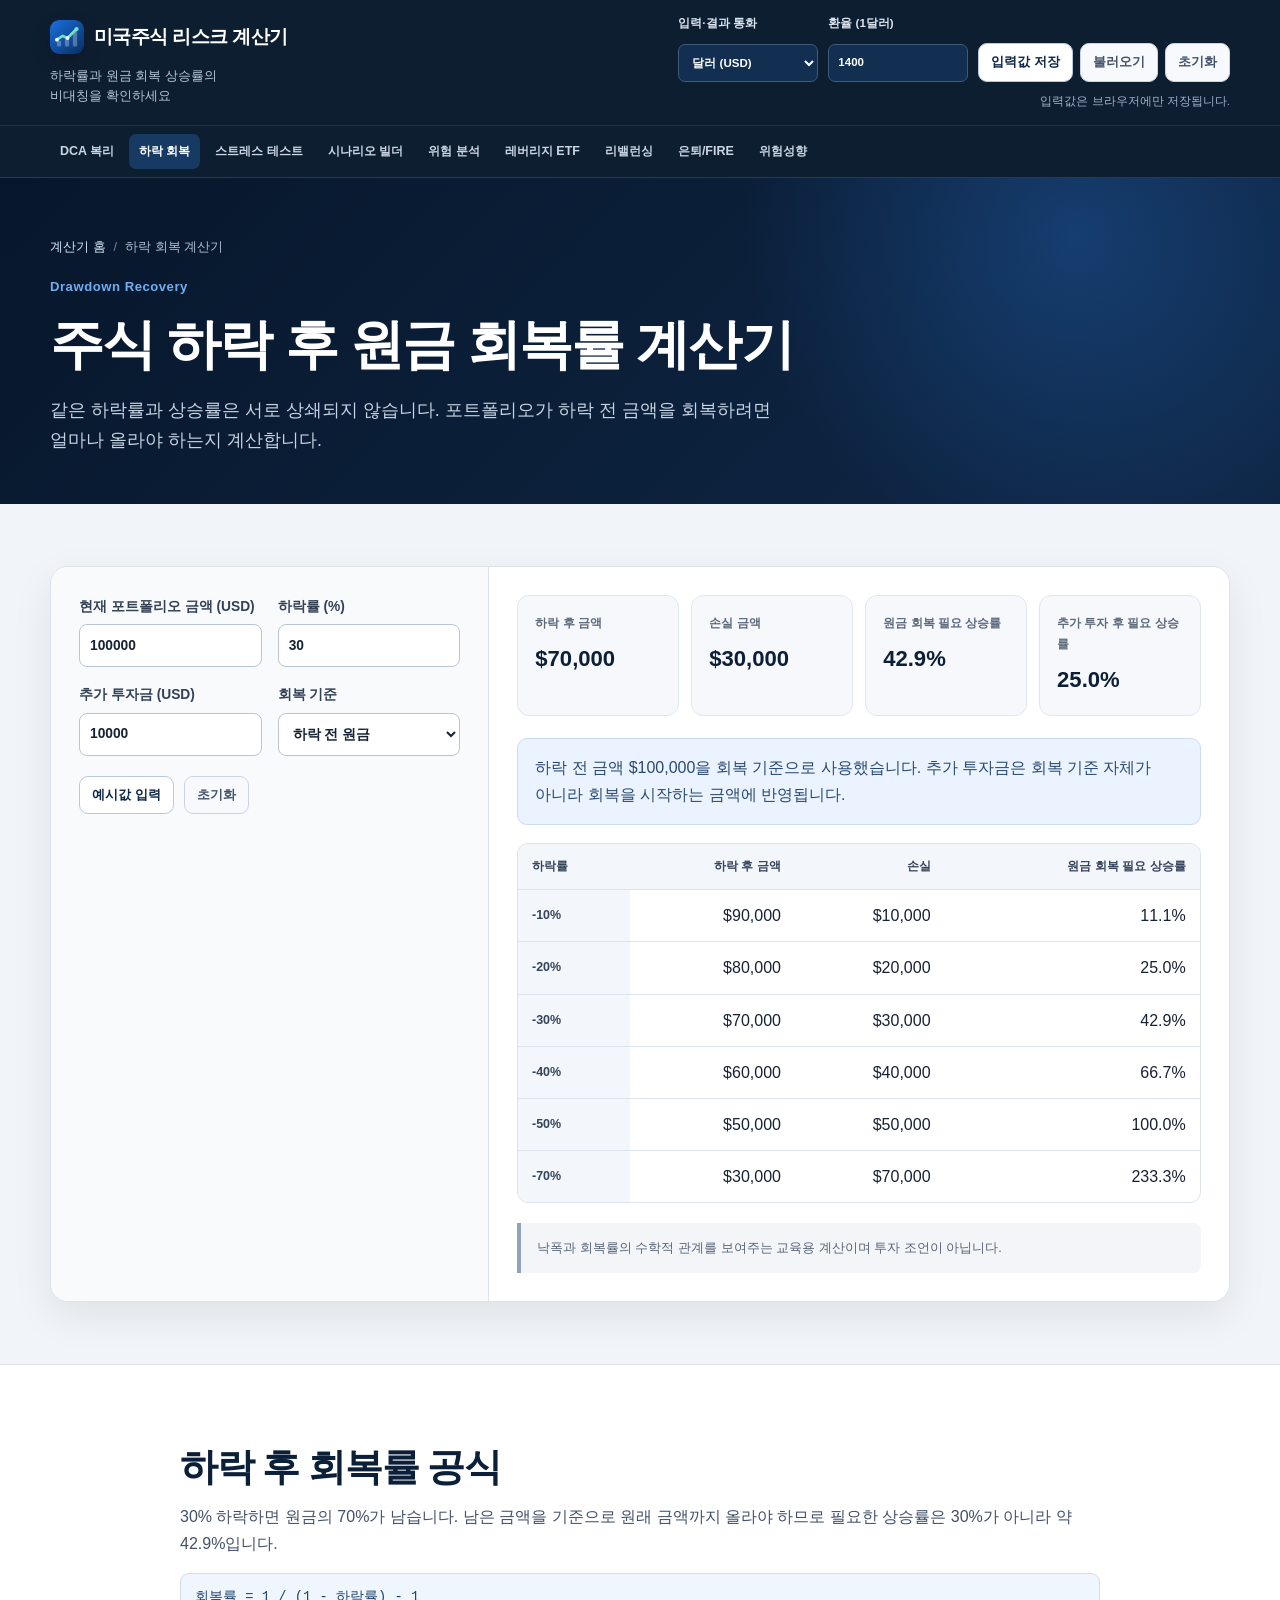
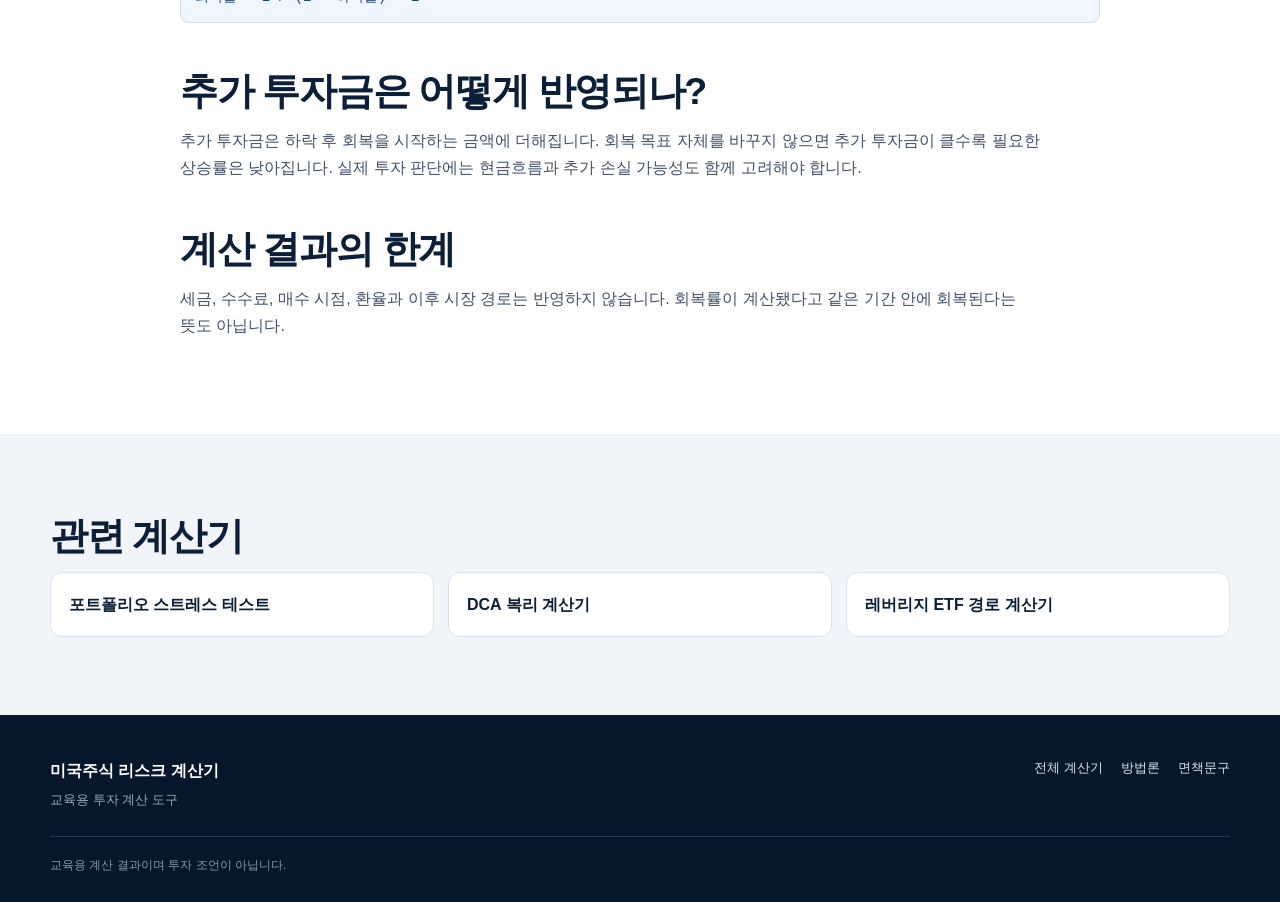
<file: drawdown/index.html>
<!doctype html>
<html lang="ko">
<head>
  <meta charset="utf-8"><meta name="viewport" content="width=device-width, initial-scale=1">
  <meta name="google-site-verification" content="fgHVkXwGkWW0JmH_CeB3Q3SwngTqXPi7EyaSabvl7jA"><script async src="https://pagead2.googlesyndication.com/pagead/js/adsbygoogle.js?client=ca-pub-5077881306850046" crossorigin="anonymous"></script>
  <title>하락 회복 계산기 | 주식 손실 후 원금 회복률 계산</title>
  <meta name="description" content="주식과 포트폴리오 하락 후 원금 회복에 필요한 상승률을 계산합니다. 현재 금액, 하락률과 추가 투자금을 입력해 낙폭별 회복률을 비교하세요.">
  <meta name="robots" content="index, follow, max-image-preview:large, max-snippet:-1"><meta name="theme-color" content="#0f2747"><link rel="icon" href="/favicon.svg" type="image/svg+xml"><link rel="canonical" href="https://us-stock-risk-calculator.pages.dev/drawdown/">
  <meta property="og:type" content="website"><meta property="og:locale" content="ko_KR"><meta property="og:site_name" content="미국주식 리스크 계산기"><meta property="og:title" content="하락 회복 계산기"><meta property="og:description" content="주식 하락 후 원금 회복에 필요한 상승률과 추가 투자 효과를 계산합니다."><meta property="og:url" content="https://us-stock-risk-calculator.pages.dev/drawdown/"><meta name="twitter:card" content="summary">
  <script type="application/ld+json">{"@context":"https://schema.org","@graph":[{"@type":"WebApplication","name":"하락 회복 계산기","url":"https://us-stock-risk-calculator.pages.dev/drawdown/","applicationCategory":"EducationalApplication","operatingSystem":"모든 운영체제","isAccessibleForFree":true,"inLanguage":"ko-KR","description":"주식 하락 후 원금 회복에 필요한 상승률을 계산하는 교육용 도구"},{"@type":"BreadcrumbList","itemListElement":[{"@type":"ListItem","position":1,"name":"홈","item":"https://us-stock-risk-calculator.pages.dev/"},{"@type":"ListItem","position":2,"name":"하락 회복 계산기","item":"https://us-stock-risk-calculator.pages.dev/drawdown/"}]}]}</script>
  <link rel="stylesheet" href="/styles.css"><script src="/app.js" defer></script>
</head>
<body><a class="skip-link" href="#main-content">본문으로 건너뛰기</a>
  <header class="site-header"><div class="container header-main"><div><a class="brand" href="/"><img class="brand-mark" src="/favicon.svg" alt="" width="34" height="34"><span>미국주식 리스크 계산기</span></a><p class="brand-subtitle"><span>하락률과 원금 회복 상승률의</span><span>비대칭을 확인하세요</span></p></div><div class="global-controls"><label>입력·결과 통화<select id="display-currency" data-save><option value="USD">달러 (USD)</option><option value="KRW">원화 (KRW)</option></select></label><label>환율 (1달러)<input id="exchange-rate" type="number" min="1" value="1400" data-save></label><div class="storage-actions"><button class="button button-small" id="save-all" type="button">입력값 저장</button><button class="button button-small button-ghost" id="load-all" type="button">불러오기</button><button class="button button-small button-ghost" id="reset-all" type="button">초기화</button></div><p id="storage-status" class="storage-status" aria-live="polite">입력값은 브라우저에만 저장됩니다.</p></div></div><nav class="tool-nav" aria-label="주요 계산기 메뉴"><div class="container tool-nav-scroll"><a href="/dca/">DCA 복리</a><a href="/drawdown/" aria-current="page">하락 회복</a><a href="/stress-test/">스트레스 테스트</a><a href="/scenario-builder/">시나리오 빌더</a><a href="/risk-analyzer/">위험 분석</a><a href="/leverage-etf/">레버리지 ETF</a><a href="/rebalancing/">리밸런싱</a><a href="/fire/">은퇴/FIRE</a><a href="/risk-profile/">위험성향</a></div></nav></header>
  <main id="main-content"><section class="page-hero"><div class="container"><nav class="breadcrumbs" aria-label="현재 위치"><a href="/">계산기 홈</a><span aria-hidden="true">/</span><span>하락 회복 계산기</span></nav><p class="kicker">Drawdown Recovery</p><h1>주식 하락 후 원금 회복률 계산기</h1><p class="hero-lead">같은 하락률과 상승률은 서로 상쇄되지 않습니다. 포트폴리오가 하락 전 금액을 회복하려면 얼마나 올라야 하는지 계산합니다.</p></div></section>
    <section class="page-tool-area"><div class="container"><div class="calculator-card"><form class="input-panel" id="drawdown-form"><div class="form-grid two"><label>현재 포트폴리오 금액 (<span class="currency-code">USD</span>)<input id="dd-current" type="number" min="0" value="100000" data-money-input data-save></label><label>하락률 (%)<input id="dd-rate" type="number" min="0" max="99.9" step="0.1" value="30" data-save></label><label>추가 투자금 (<span class="currency-code">USD</span>)<input id="dd-extra" type="number" min="0" value="10000" data-money-input data-save></label><label>회복 기준<select id="dd-target" data-save><option value="principal">하락 전 원금</option><option value="custom">하락 후 금액 대비 목표 상승률</option></select></label><label id="dd-custom-wrap" hidden>목표 상승률 (%)<input id="dd-custom" type="number" min="0" value="20" data-save></label></div><div class="form-actions"><button class="button button-small" type="button" data-example="drawdown">예시값 입력</button><button class="button button-small button-ghost" type="reset">초기화</button></div></form><div class="result-panel" aria-live="polite"><div class="metric-grid four"><div class="metric"><span>하락 후 금액</span><strong id="dd-after">-</strong></div><div class="metric"><span>손실 금액</span><strong id="dd-loss">-</strong></div><div class="metric"><span>원금 회복 필요 상승률</span><strong id="dd-recovery">-</strong></div><div class="metric"><span>추가 투자 후 필요 상승률</span><strong id="dd-recovery-extra">-</strong></div></div><p id="dd-target-result" class="interpretation"></p><div class="table-wrap"><table><thead><tr><th>하락률</th><th>하락 후 금액</th><th>손실</th><th>원금 회복 필요 상승률</th></tr></thead><tbody id="dd-table"></tbody></table></div><p class="result-note">낙폭과 회복률의 수학적 관계를 보여주는 교육용 계산이며 투자 조언이 아닙니다.</p></div></div></div></section>
    <section class="content-section alt"><div class="container article-content"><h2>하락 후 회복률 공식</h2><p>30% 하락하면 원금의 70%가 남습니다. 남은 금액을 기준으로 원래 금액까지 올라야 하므로 필요한 상승률은 30%가 아니라 약 42.9%입니다.</p><code>회복률 = 1 / (1 - 하락률) - 1</code><h2>추가 투자금은 어떻게 반영되나?</h2><p>추가 투자금은 하락 후 회복을 시작하는 금액에 더해집니다. 회복 목표 자체를 바꾸지 않으면 추가 투자금이 클수록 필요한 상승률은 낮아집니다. 실제 투자 판단에는 현금흐름과 추가 손실 가능성도 함께 고려해야 합니다.</p><h2>계산 결과의 한계</h2><p>세금, 수수료, 매수 시점, 환율과 이후 시장 경로는 반영하지 않습니다. 회복률이 계산됐다고 같은 기간 안에 회복된다는 뜻도 아닙니다.</p></div></section>
    <section class="content-section"><div class="container"><h2>관련 계산기</h2><div class="related-tools"><a class="related-link" href="/stress-test/">포트폴리오 스트레스 테스트</a><a class="related-link" href="/dca/">DCA 복리 계산기</a><a class="related-link" href="/leverage-etf/">레버리지 ETF 경로 계산기</a></div></div></section>
  </main><footer class="site-footer"><div class="container footer-grid"><div><strong>미국주식 리스크 계산기</strong><p>교육용 투자 계산 도구</p></div><nav><a href="/">전체 계산기</a><a href="/methodology/">방법론</a><a href="/disclaimer/">면책문구</a></nav></div><div class="container footer-notice">교육용 계산 결과이며 투자 조언이 아닙니다.</div></footer>
</body></html>
</file>
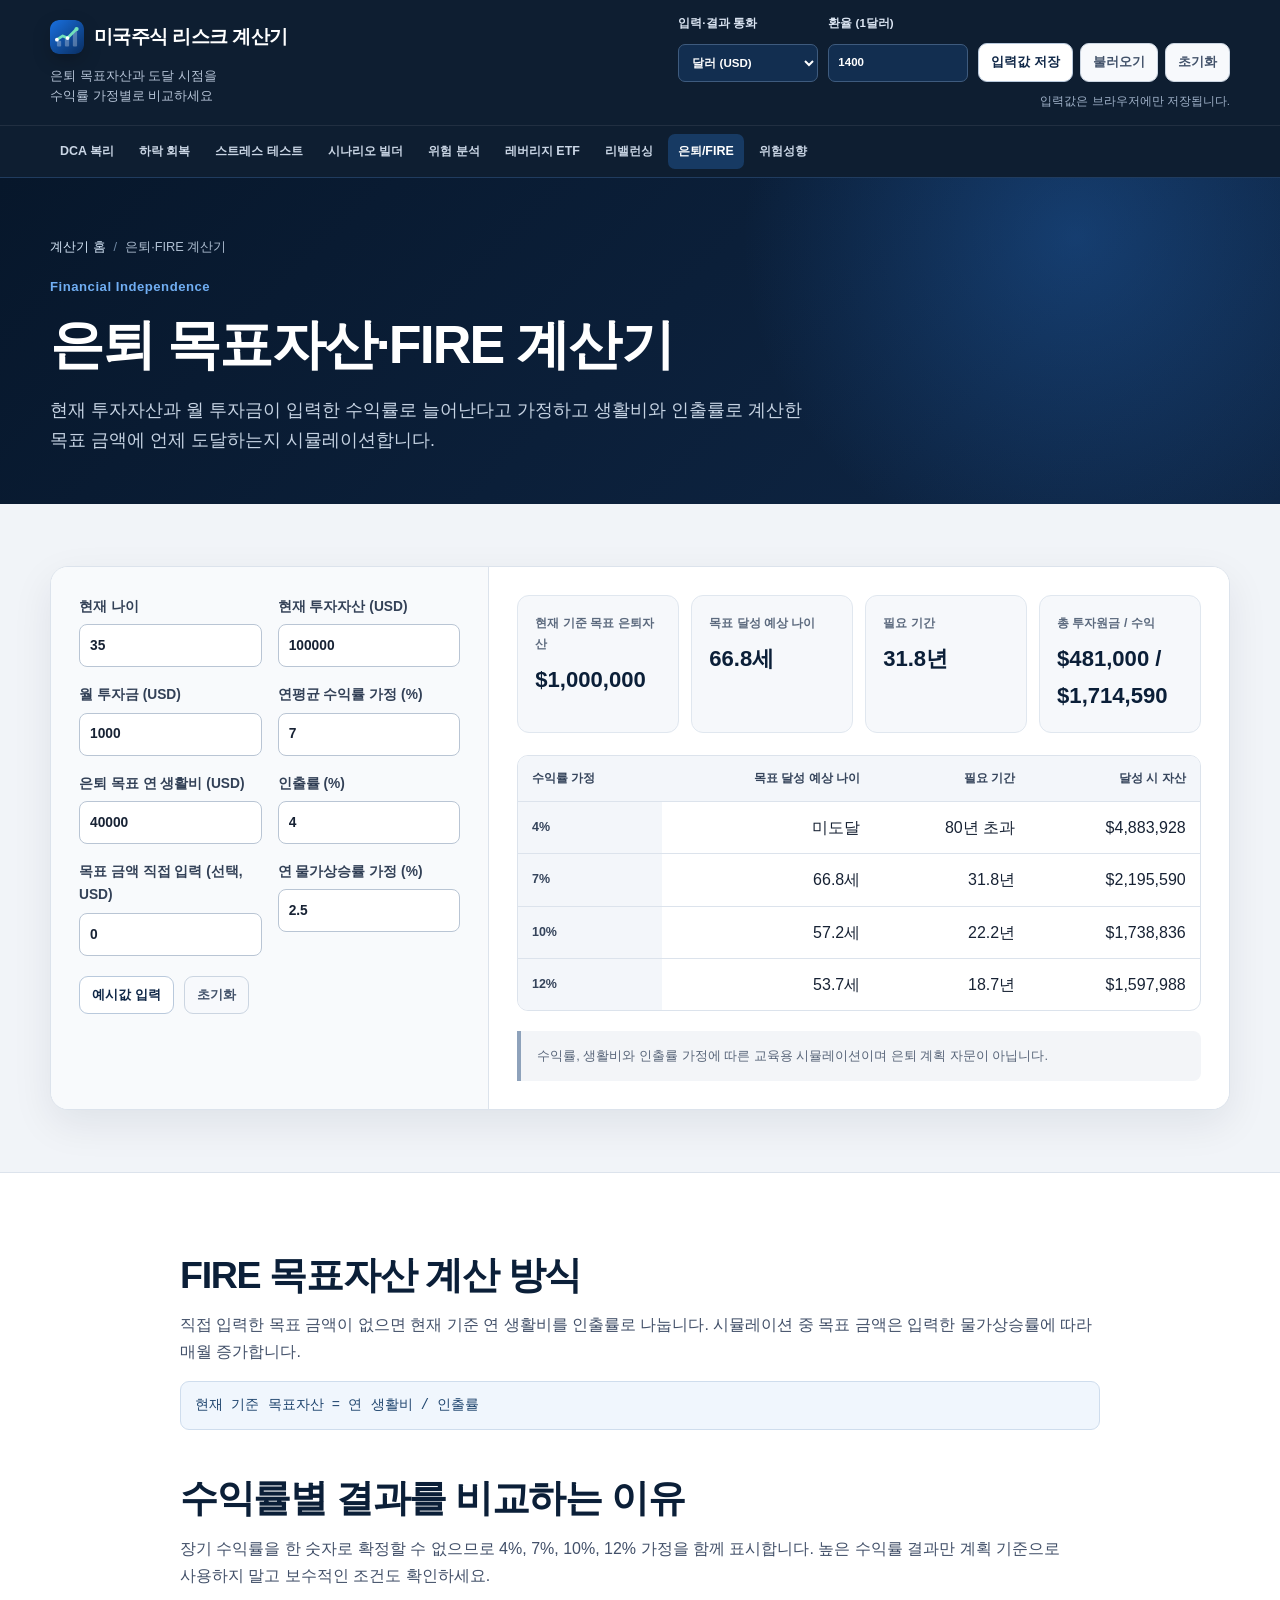
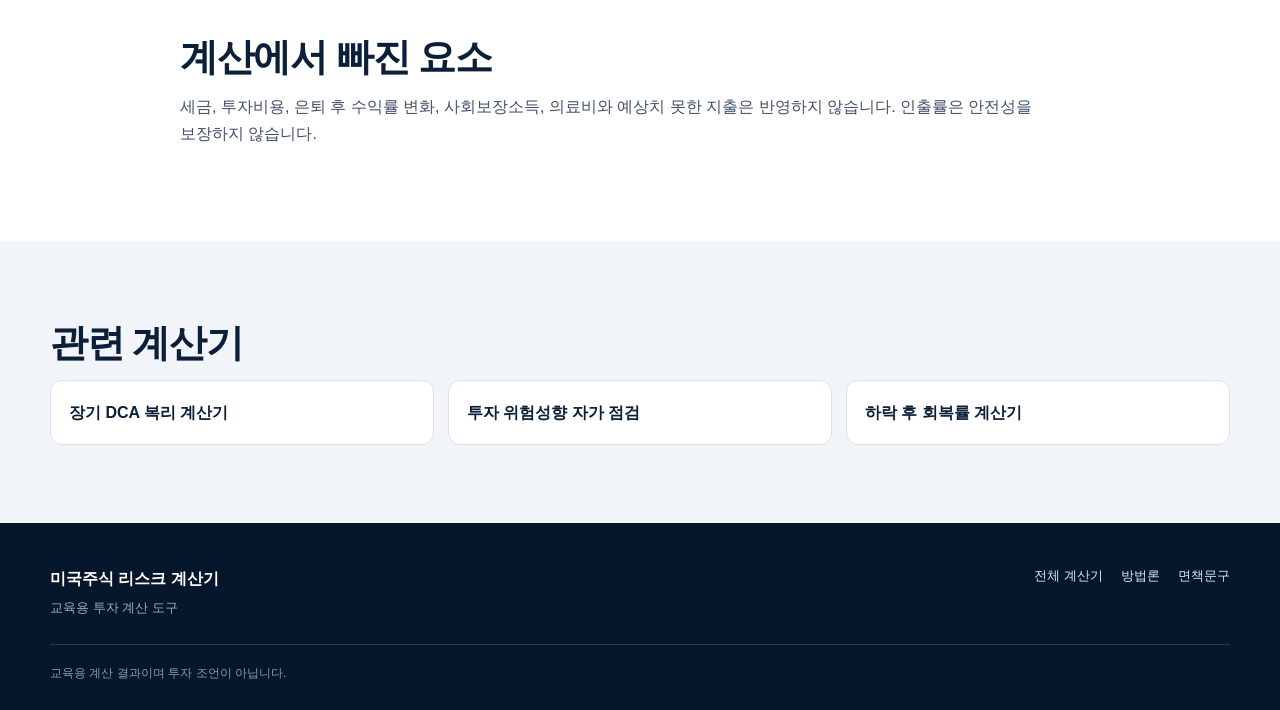
<file: fire/index.html>
<!doctype html><html lang="ko"><head>
  <meta charset="utf-8"><meta name="viewport" content="width=device-width, initial-scale=1"><meta name="google-site-verification" content="fgHVkXwGkWW0JmH_CeB3Q3SwngTqXPi7EyaSabvl7jA"><script async src="https://pagead2.googlesyndication.com/pagead/js/adsbygoogle.js?client=ca-pub-5077881306850046" crossorigin="anonymous"></script>
  <title>FIRE 계산기 | 은퇴 목표자산과 예상 나이 계산</title><meta name="description" content="현재 자산, 월 투자금, 수익률, 연 생활비와 인출률을 입력해 FIRE 목표 은퇴자산, 목표 달성 예상 나이와 필요 기간을 계산하세요."><meta name="robots" content="index, follow, max-image-preview:large, max-snippet:-1"><meta name="theme-color" content="#0f2747"><link rel="icon" href="/favicon.svg" type="image/svg+xml"><link rel="canonical" href="https://us-stock-risk-calculator.pages.dev/fire/">
  <meta property="og:type" content="website"><meta property="og:locale" content="ko_KR"><meta property="og:site_name" content="미국주식 리스크 계산기"><meta property="og:title" content="은퇴·FIRE 계산기"><meta property="og:description" content="은퇴 목표자산과 목표 달성 예상 나이를 수익률별로 계산합니다."><meta property="og:url" content="https://us-stock-risk-calculator.pages.dev/fire/"><meta name="twitter:card" content="summary">
  <script type="application/ld+json">{"@context":"https://schema.org","@graph":[{"@type":"WebApplication","name":"은퇴·FIRE 계산기","url":"https://us-stock-risk-calculator.pages.dev/fire/","applicationCategory":"EducationalApplication","operatingSystem":"모든 운영체제","isAccessibleForFree":true,"inLanguage":"ko-KR","description":"은퇴 목표자산과 달성 예상 나이를 계산하는 교육용 도구"},{"@type":"BreadcrumbList","itemListElement":[{"@type":"ListItem","position":1,"name":"홈","item":"https://us-stock-risk-calculator.pages.dev/"},{"@type":"ListItem","position":2,"name":"FIRE 계산기","item":"https://us-stock-risk-calculator.pages.dev/fire/"}]}]}</script><link rel="stylesheet" href="/styles.css"><script src="/app.js" defer></script>
</head><body><a class="skip-link" href="#main-content">본문으로 건너뛰기</a>
  <header class="site-header"><div class="container header-main"><div><a class="brand" href="/"><img class="brand-mark" src="/favicon.svg" alt="" width="34" height="34"><span>미국주식 리스크 계산기</span></a><p class="brand-subtitle"><span>은퇴 목표자산과 도달 시점을</span><span>수익률 가정별로 비교하세요</span></p></div><div class="global-controls"><label>입력·결과 통화<select id="display-currency" data-save><option value="USD">달러 (USD)</option><option value="KRW">원화 (KRW)</option></select></label><label>환율 (1달러)<input id="exchange-rate" type="number" min="1" value="1400" data-save></label><div class="storage-actions"><button class="button button-small" id="save-all" type="button">입력값 저장</button><button class="button button-small button-ghost" id="load-all" type="button">불러오기</button><button class="button button-small button-ghost" id="reset-all" type="button">초기화</button></div><p id="storage-status" class="storage-status" aria-live="polite">입력값은 브라우저에만 저장됩니다.</p></div></div><nav class="tool-nav" aria-label="주요 계산기 메뉴"><div class="container tool-nav-scroll"><a href="/dca/">DCA 복리</a><a href="/drawdown/">하락 회복</a><a href="/stress-test/">스트레스 테스트</a><a href="/scenario-builder/">시나리오 빌더</a><a href="/risk-analyzer/">위험 분석</a><a href="/leverage-etf/">레버리지 ETF</a><a href="/rebalancing/">리밸런싱</a><a href="/fire/" aria-current="page">은퇴/FIRE</a><a href="/risk-profile/">위험성향</a></div></nav></header>
  <main id="main-content"><section class="page-hero"><div class="container"><nav class="breadcrumbs" aria-label="현재 위치"><a href="/">계산기 홈</a><span aria-hidden="true">/</span><span>은퇴·FIRE 계산기</span></nav><p class="kicker">Financial Independence</p><h1>은퇴 목표자산·FIRE 계산기</h1><p class="hero-lead">현재 투자자산과 월 투자금이 입력한 수익률로 늘어난다고 가정하고 생활비와 인출률로 계산한 목표 금액에 언제 도달하는지 시뮬레이션합니다.</p></div></section>
    <section class="page-tool-area"><div class="container"><div class="calculator-card"><form class="input-panel" id="fire-form"><div class="form-grid two"><label>현재 나이<input id="fire-age" type="number" min="18" max="90" value="35" data-save></label><label>현재 투자자산 (<span class="currency-code">USD</span>)<input id="fire-current" type="number" min="0" value="100000" data-money-input data-save></label><label>월 투자금 (<span class="currency-code">USD</span>)<input id="fire-monthly" type="number" min="0" value="1000" data-money-input data-save></label><label>연평균 수익률 가정 (%)<input id="fire-return" type="number" min="-20" max="30" step="0.1" value="7" data-save></label><label>은퇴 목표 연 생활비 (<span class="currency-code">USD</span>)<input id="fire-expense" type="number" min="0" value="40000" data-money-input data-save></label><label>인출률 (%)<input id="fire-withdrawal" type="number" min="0.1" max="20" step="0.1" value="4" data-save></label><label>목표 금액 직접 입력 (선택, <span class="currency-code">USD</span>)<input id="fire-target-direct" type="number" min="0" value="0" data-money-input data-save></label><label>연 물가상승률 가정 (%)<input id="fire-inflation" type="number" min="0" max="20" step="0.1" value="2.5" data-save></label></div><div class="form-actions"><button class="button button-small" type="button" data-example="fire">예시값 입력</button><button class="button button-small button-ghost" type="reset">초기화</button></div></form><div class="result-panel"><div class="metric-grid four"><div class="metric"><span>현재 기준 목표 은퇴자산</span><strong id="fire-target">-</strong></div><div class="metric"><span>목표 달성 예상 나이</span><strong id="fire-result-age">-</strong></div><div class="metric"><span>필요 기간</span><strong id="fire-years">-</strong></div><div class="metric"><span>총 투자원금 / 수익</span><strong id="fire-principal-profit">-</strong></div></div><div class="table-wrap"><table><thead><tr><th>수익률 가정</th><th>목표 달성 예상 나이</th><th>필요 기간</th><th>달성 시 자산</th></tr></thead><tbody id="fire-table"></tbody></table></div><p class="result-note">수익률, 생활비와 인출률 가정에 따른 교육용 시뮬레이션이며 은퇴 계획 자문이 아닙니다.</p></div></div></div></section>
    <section class="content-section alt"><div class="container article-content"><h2>FIRE 목표자산 계산 방식</h2><p>직접 입력한 목표 금액이 없으면 현재 기준 연 생활비를 인출률로 나눕니다. 시뮬레이션 중 목표 금액은 입력한 물가상승률에 따라 매월 증가합니다.</p><code>현재 기준 목표자산 = 연 생활비 / 인출률</code><h2>수익률별 결과를 비교하는 이유</h2><p>장기 수익률을 한 숫자로 확정할 수 없으므로 4%, 7%, 10%, 12% 가정을 함께 표시합니다. 높은 수익률 결과만 계획 기준으로 사용하지 말고 보수적인 조건도 확인하세요.</p><h2>계산에서 빠진 요소</h2><p>세금, 투자비용, 은퇴 후 수익률 변화, 사회보장소득, 의료비와 예상치 못한 지출은 반영하지 않습니다. 인출률은 안전성을 보장하지 않습니다.</p></div></section>
    <section class="content-section"><div class="container"><h2>관련 계산기</h2><div class="related-tools"><a class="related-link" href="/dca/">장기 DCA 복리 계산기</a><a class="related-link" href="/risk-profile/">투자 위험성향 자가 점검</a><a class="related-link" href="/drawdown/">하락 후 회복률 계산기</a></div></div></section>
  </main><footer class="site-footer"><div class="container footer-grid"><div><strong>미국주식 리스크 계산기</strong><p>교육용 투자 계산 도구</p></div><nav><a href="/">전체 계산기</a><a href="/methodology/">방법론</a><a href="/disclaimer/">면책문구</a></nav></div><div class="container footer-notice">교육용 계산 결과이며 투자 조언이 아닙니다.</div></footer>
</body></html>
</file>
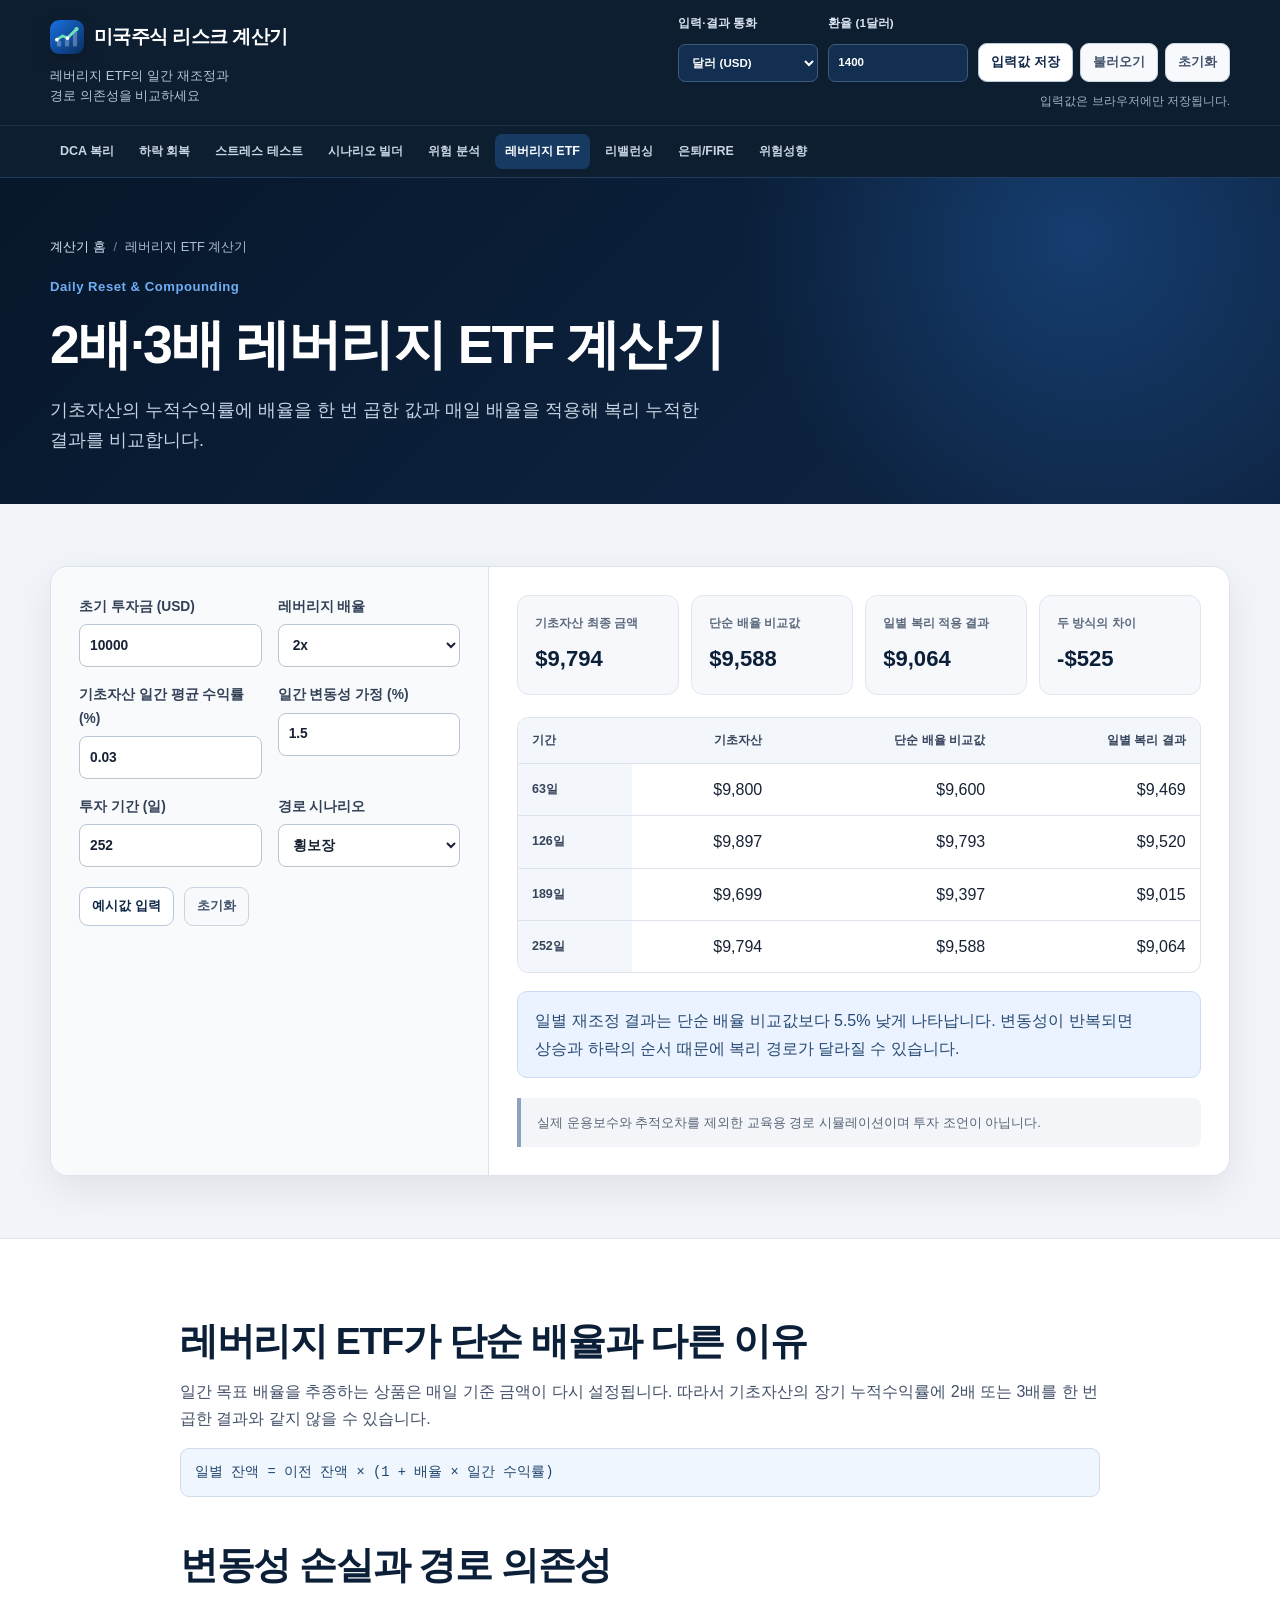
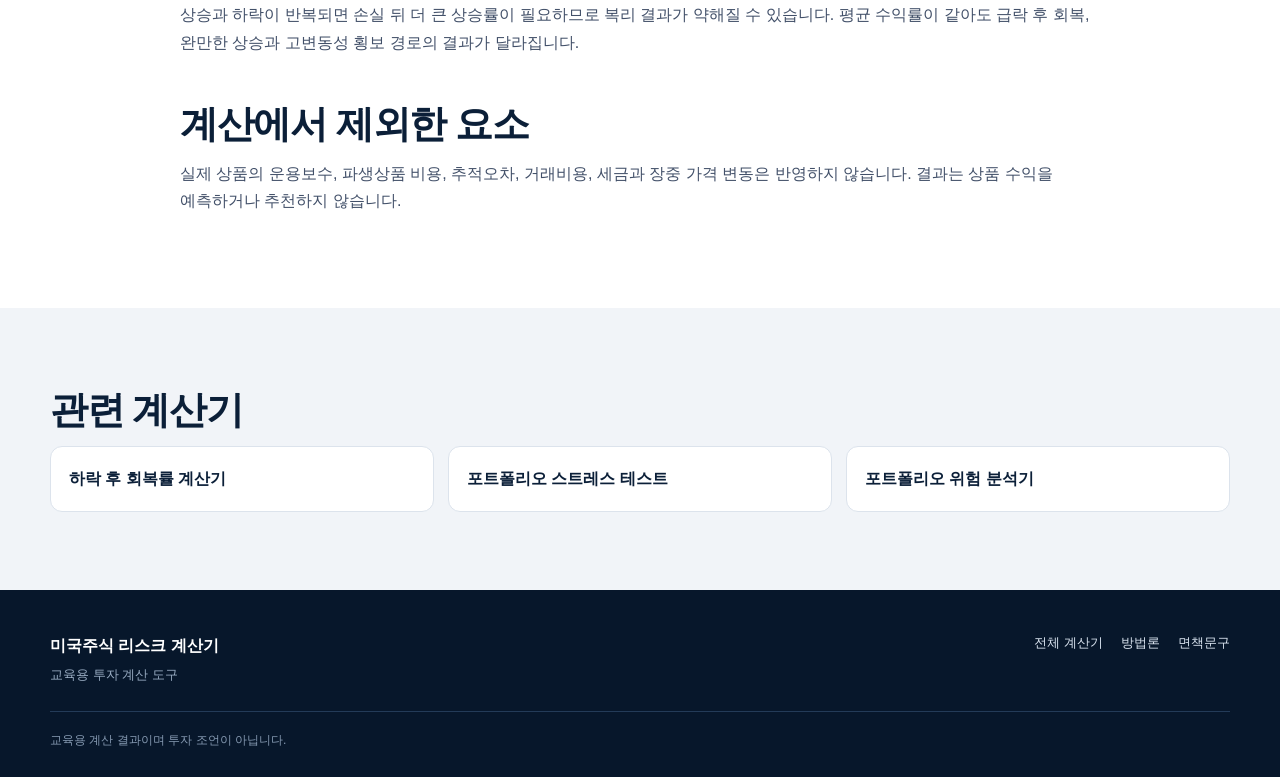
<file: leverage-etf/index.html>
<!doctype html>
<html lang="ko">
<head>
  <meta charset="utf-8"><meta name="viewport" content="width=device-width, initial-scale=1">
  <meta name="google-site-verification" content="fgHVkXwGkWW0JmH_CeB3Q3SwngTqXPi7EyaSabvl7jA"><script async src="https://pagead2.googlesyndication.com/pagead/js/adsbygoogle.js?client=ca-pub-5077881306850046" crossorigin="anonymous"></script>
  <title>레버리지 ETF 계산기 | 2배·3배 일간 복리 변동성 비교</title>
  <meta name="description" content="2배·3배 레버리지 ETF의 일간 재조정과 복리 효과를 계산합니다. 평균 수익률, 변동성, 기간과 경로를 입력해 단순 배율과 실제 일별 복리 차이를 비교하세요.">
  <meta name="robots" content="index, follow, max-image-preview:large, max-snippet:-1"><meta name="theme-color" content="#0f2747"><link rel="icon" href="/favicon.svg" type="image/svg+xml"><link rel="canonical" href="https://us-stock-risk-calculator.pages.dev/leverage-etf/">
  <meta property="og:type" content="website"><meta property="og:locale" content="ko_KR"><meta property="og:site_name" content="미국주식 리스크 계산기"><meta property="og:title" content="레버리지 ETF 일간 복리 계산기"><meta property="og:description" content="레버리지 ETF의 단순 배율과 일별 복리 결과를 경로별로 비교합니다."><meta property="og:url" content="https://us-stock-risk-calculator.pages.dev/leverage-etf/"><meta name="twitter:card" content="summary">
  <script type="application/ld+json">{"@context":"https://schema.org","@graph":[{"@type":"WebApplication","name":"레버리지 ETF 일간 복리 계산기","url":"https://us-stock-risk-calculator.pages.dev/leverage-etf/","applicationCategory":"EducationalApplication","operatingSystem":"모든 운영체제","isAccessibleForFree":true,"inLanguage":"ko-KR","description":"2배와 3배 레버리지 ETF의 일간 복리와 변동성 영향을 계산하는 교육용 도구"},{"@type":"BreadcrumbList","itemListElement":[{"@type":"ListItem","position":1,"name":"홈","item":"https://us-stock-risk-calculator.pages.dev/"},{"@type":"ListItem","position":2,"name":"레버리지 ETF 계산기","item":"https://us-stock-risk-calculator.pages.dev/leverage-etf/"}]}]}</script>
  <link rel="stylesheet" href="/styles.css"><script src="/app.js" defer></script>
</head>
<body><a class="skip-link" href="#main-content">본문으로 건너뛰기</a>
  <header class="site-header"><div class="container header-main"><div><a class="brand" href="/"><img class="brand-mark" src="/favicon.svg" alt="" width="34" height="34"><span>미국주식 리스크 계산기</span></a><p class="brand-subtitle"><span>레버리지 ETF의 일간 재조정과</span><span>경로 의존성을 비교하세요</span></p></div><div class="global-controls"><label>입력·결과 통화<select id="display-currency" data-save><option value="USD">달러 (USD)</option><option value="KRW">원화 (KRW)</option></select></label><label>환율 (1달러)<input id="exchange-rate" type="number" min="1" value="1400" data-save></label><div class="storage-actions"><button class="button button-small" id="save-all" type="button">입력값 저장</button><button class="button button-small button-ghost" id="load-all" type="button">불러오기</button><button class="button button-small button-ghost" id="reset-all" type="button">초기화</button></div><p id="storage-status" class="storage-status" aria-live="polite">입력값은 브라우저에만 저장됩니다.</p></div></div><nav class="tool-nav" aria-label="주요 계산기 메뉴"><div class="container tool-nav-scroll"><a href="/dca/">DCA 복리</a><a href="/drawdown/">하락 회복</a><a href="/stress-test/">스트레스 테스트</a><a href="/scenario-builder/">시나리오 빌더</a><a href="/risk-analyzer/">위험 분석</a><a href="/leverage-etf/" aria-current="page">레버리지 ETF</a><a href="/rebalancing/">리밸런싱</a><a href="/fire/">은퇴/FIRE</a><a href="/risk-profile/">위험성향</a></div></nav></header>
  <main id="main-content"><section class="page-hero"><div class="container"><nav class="breadcrumbs" aria-label="현재 위치"><a href="/">계산기 홈</a><span aria-hidden="true">/</span><span>레버리지 ETF 계산기</span></nav><p class="kicker">Daily Reset &amp; Compounding</p><h1>2배·3배 레버리지 ETF 계산기</h1><p class="hero-lead">기초자산의 누적수익률에 배율을 한 번 곱한 값과 매일 배율을 적용해 복리 누적한 결과를 비교합니다.</p></div></section>
    <section class="page-tool-area"><div class="container"><div class="calculator-card"><form class="input-panel" id="leverage-form"><div class="form-grid two"><label>초기 투자금 (<span class="currency-code">USD</span>)<input id="lev-initial" type="number" min="0" value="10000" data-money-input data-save></label><label>레버리지 배율<select id="lev-multiple" data-save><option value="2">2x</option><option value="3">3x</option><option value="-1">-1x</option><option value="-2">-2x</option><option value="-3">-3x</option></select></label><label>기초자산 일간 평균 수익률 (%)<input id="lev-mean" type="number" min="-20" max="20" step="0.01" value="0.03" data-save></label><label>일간 변동성 가정 (%)<input id="lev-vol" type="number" min="0" max="30" step="0.1" value="1.5" data-save></label><label>투자 기간 (일)<input id="lev-days" type="number" min="2" max="2000" value="252" data-save></label><label>경로 시나리오<select id="lev-scenario" data-save><option value="sideways">횡보장</option><option value="crash">급락 후 회복</option><option value="rise">완만한 상승</option><option value="volatile">고변동성 박스권</option></select></label></div><div class="form-actions"><button class="button button-small" type="button" data-example="leverage">예시값 입력</button><button class="button button-small button-ghost" type="reset">초기화</button></div></form><div class="result-panel"><div class="metric-grid four"><div class="metric"><span>기초자산 최종 금액</span><strong id="lev-underlying">-</strong></div><div class="metric"><span>단순 배율 비교값</span><strong id="lev-simple">-</strong></div><div class="metric"><span>일별 복리 적용 결과</span><strong id="lev-daily">-</strong></div><div class="metric"><span>두 방식의 차이</span><strong id="lev-gap">-</strong></div></div><div class="table-wrap"><table><thead><tr><th>기간</th><th>기초자산</th><th>단순 배율 비교값</th><th>일별 복리 결과</th></tr></thead><tbody id="lev-table"></tbody></table></div><p id="lev-explanation" class="interpretation"></p><p class="result-note">실제 운용보수와 추적오차를 제외한 교육용 경로 시뮬레이션이며 투자 조언이 아닙니다.</p></div></div></div></section>
    <section class="content-section alt"><div class="container article-content"><h2>레버리지 ETF가 단순 배율과 다른 이유</h2><p>일간 목표 배율을 추종하는 상품은 매일 기준 금액이 다시 설정됩니다. 따라서 기초자산의 장기 누적수익률에 2배 또는 3배를 한 번 곱한 결과와 같지 않을 수 있습니다.</p><code>일별 잔액 = 이전 잔액 × (1 + 배율 × 일간 수익률)</code><h2>변동성 손실과 경로 의존성</h2><p>상승과 하락이 반복되면 손실 뒤 더 큰 상승률이 필요하므로 복리 결과가 약해질 수 있습니다. 평균 수익률이 같아도 급락 후 회복, 완만한 상승과 고변동성 횡보 경로의 결과가 달라집니다.</p><h2>계산에서 제외한 요소</h2><p>실제 상품의 운용보수, 파생상품 비용, 추적오차, 거래비용, 세금과 장중 가격 변동은 반영하지 않습니다. 결과는 상품 수익을 예측하거나 추천하지 않습니다.</p></div></section>
    <section class="content-section"><div class="container"><h2>관련 계산기</h2><div class="related-tools"><a class="related-link" href="/drawdown/">하락 후 회복률 계산기</a><a class="related-link" href="/stress-test/">포트폴리오 스트레스 테스트</a><a class="related-link" href="/risk-analyzer/">포트폴리오 위험 분석기</a></div></div></section>
  </main><footer class="site-footer"><div class="container footer-grid"><div><strong>미국주식 리스크 계산기</strong><p>교육용 투자 계산 도구</p></div><nav><a href="/">전체 계산기</a><a href="/methodology/">방법론</a><a href="/disclaimer/">면책문구</a></nav></div><div class="container footer-notice">교육용 계산 결과이며 투자 조언이 아닙니다.</div></footer>
</body></html>
</file>
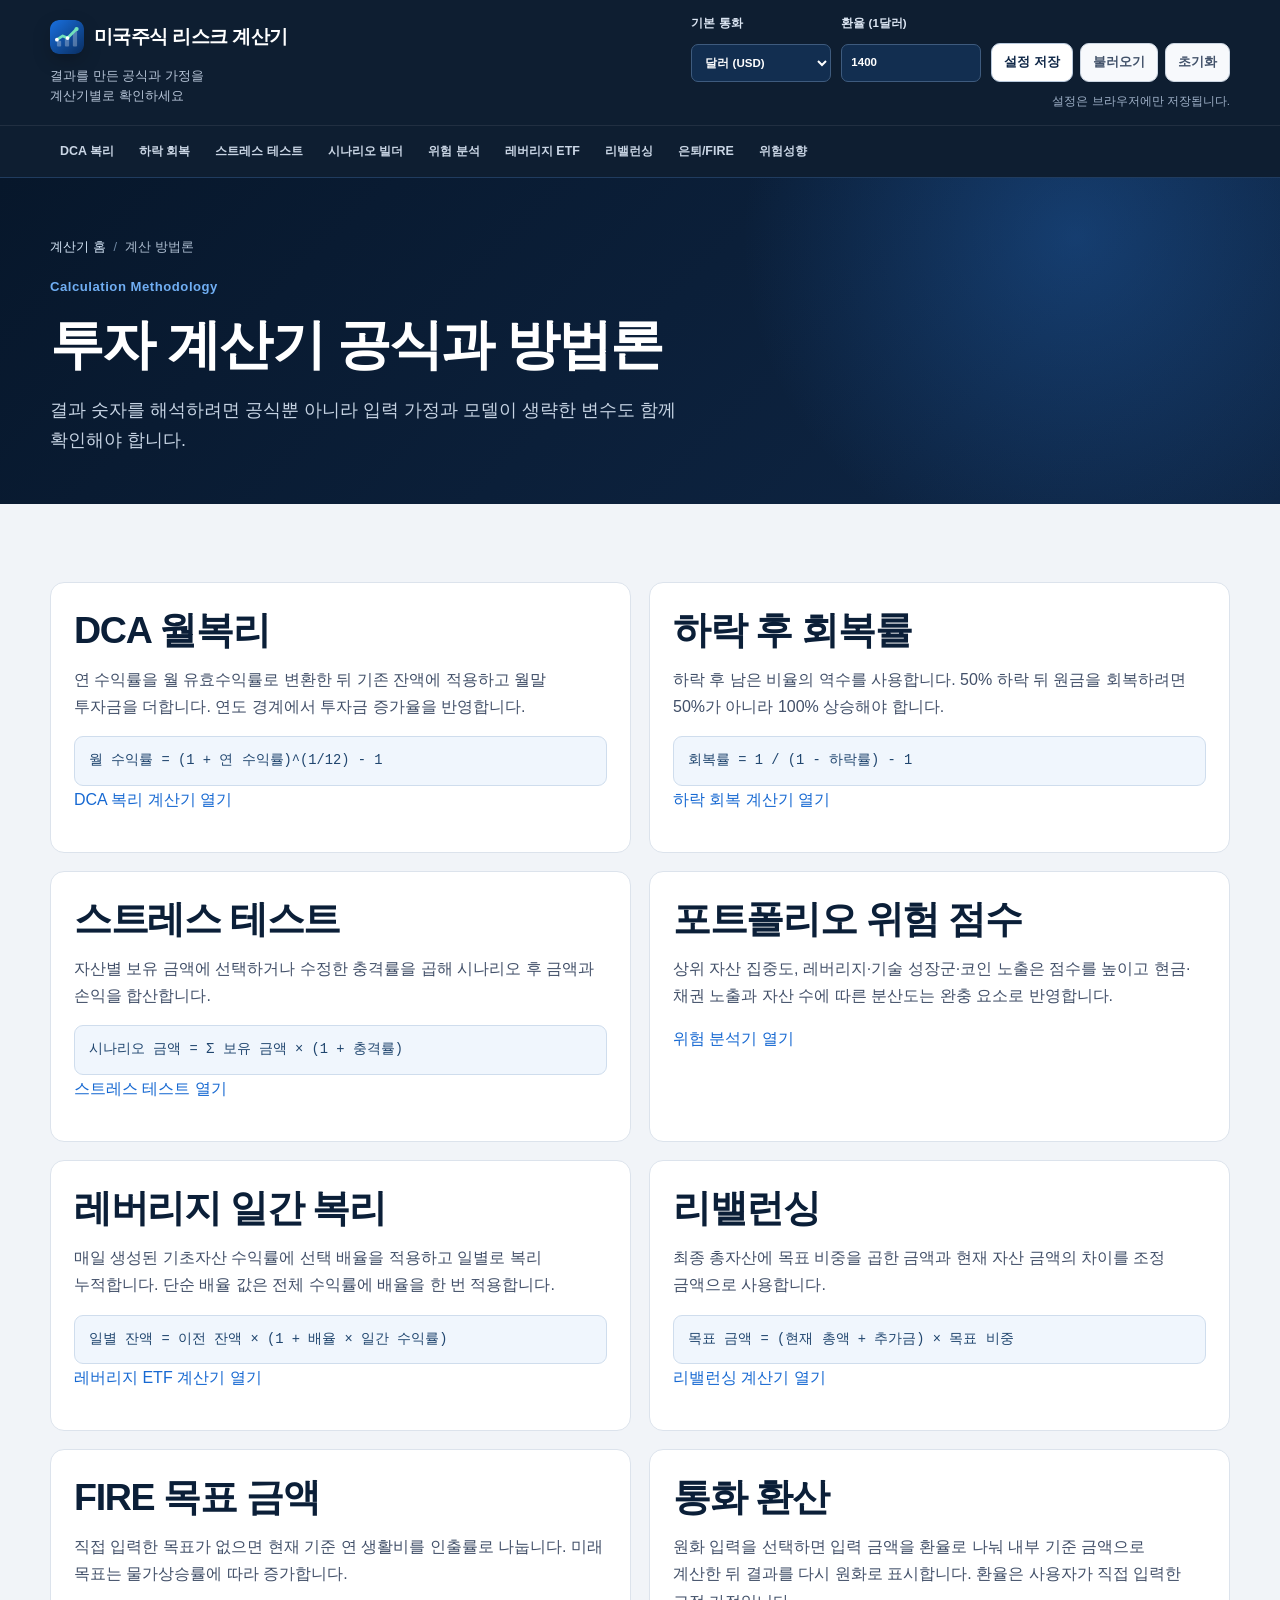
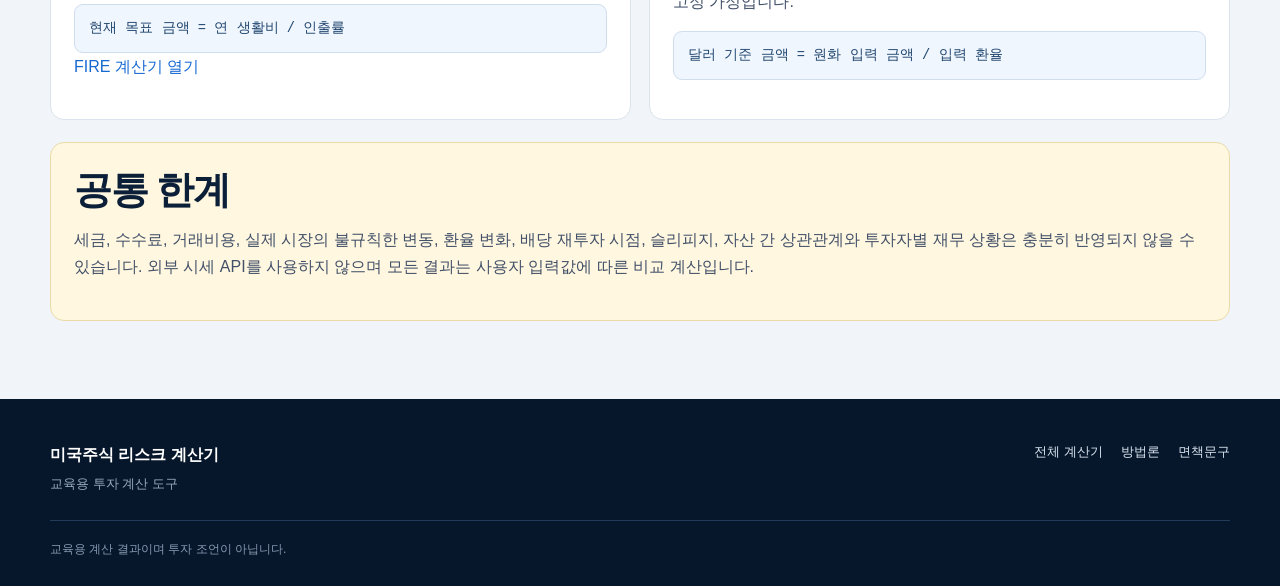
<file: methodology/index.html>
<!doctype html><html lang="ko"><head>
  <meta charset="utf-8"><meta name="viewport" content="width=device-width, initial-scale=1"><meta name="google-site-verification" content="fgHVkXwGkWW0JmH_CeB3Q3SwngTqXPi7EyaSabvl7jA"><script async src="https://pagead2.googlesyndication.com/pagead/js/adsbygoogle.js?client=ca-pub-5077881306850046" crossorigin="anonymous"></script>
  <title>투자 계산기 공식과 방법론 | 복리·회복률·리스크 계산</title><meta name="description" content="DCA 월복리, 하락 후 원금 회복률, 포트폴리오 스트레스 테스트, 위험 점수, 레버리지 ETF 일간 복리, 리밸런싱과 FIRE 계산 공식 및 한계를 설명합니다."><meta name="robots" content="index, follow, max-image-preview:large, max-snippet:-1"><meta name="theme-color" content="#0f2747"><link rel="icon" href="/favicon.svg" type="image/svg+xml"><link rel="canonical" href="https://us-stock-risk-calculator.pages.dev/methodology/">
  <meta property="og:type" content="article"><meta property="og:locale" content="ko_KR"><meta property="og:site_name" content="미국주식 리스크 계산기"><meta property="og:title" content="투자 계산기 공식과 방법론"><meta property="og:description" content="사이트 계산기의 공식, 입력 가정과 생략된 변수를 설명합니다."><meta property="og:url" content="https://us-stock-risk-calculator.pages.dev/methodology/"><meta name="twitter:card" content="summary">
  <script type="application/ld+json">{"@context":"https://schema.org","@graph":[{"@type":"Article","headline":"투자 계산기 공식과 방법론","url":"https://us-stock-risk-calculator.pages.dev/methodology/","inLanguage":"ko-KR","description":"복리, 하락 회복, 포트폴리오 리스크와 FIRE 계산 공식 설명","isAccessibleForFree":true},{"@type":"BreadcrumbList","itemListElement":[{"@type":"ListItem","position":1,"name":"홈","item":"https://us-stock-risk-calculator.pages.dev/"},{"@type":"ListItem","position":2,"name":"계산 방법론","item":"https://us-stock-risk-calculator.pages.dev/methodology/"}]}]}</script><link rel="stylesheet" href="/styles.css"><script src="/app.js" defer></script>
</head><body><a class="skip-link" href="#main-content">본문으로 건너뛰기</a>
  <header class="site-header"><div class="container header-main"><div><a class="brand" href="/"><img class="brand-mark" src="/favicon.svg" alt="" width="34" height="34"><span>미국주식 리스크 계산기</span></a><p class="brand-subtitle"><span>결과를 만든 공식과 가정을</span><span>계산기별로 확인하세요</span></p></div><div class="global-controls"><label>기본 통화<select id="display-currency" data-save><option value="USD">달러 (USD)</option><option value="KRW">원화 (KRW)</option></select></label><label>환율 (1달러)<input id="exchange-rate" type="number" min="1" value="1400" data-save></label><div class="storage-actions"><button class="button button-small" id="save-all" type="button">설정 저장</button><button class="button button-small button-ghost" id="load-all" type="button">불러오기</button><button class="button button-small button-ghost" id="reset-all" type="button">초기화</button></div><p id="storage-status" class="storage-status" aria-live="polite">설정은 브라우저에만 저장됩니다.</p></div></div><nav class="tool-nav" aria-label="주요 계산기 메뉴"><div class="container tool-nav-scroll"><a href="/dca/">DCA 복리</a><a href="/drawdown/">하락 회복</a><a href="/stress-test/">스트레스 테스트</a><a href="/scenario-builder/">시나리오 빌더</a><a href="/risk-analyzer/">위험 분석</a><a href="/leverage-etf/">레버리지 ETF</a><a href="/rebalancing/">리밸런싱</a><a href="/fire/">은퇴/FIRE</a><a href="/risk-profile/">위험성향</a></div></nav></header>
  <main id="main-content"><section class="page-hero"><div class="container"><nav class="breadcrumbs" aria-label="현재 위치"><a href="/">계산기 홈</a><span aria-hidden="true">/</span><span>계산 방법론</span></nav><p class="kicker">Calculation Methodology</p><h1>투자 계산기 공식과 방법론</h1><p class="hero-lead">결과 숫자를 해석하려면 공식뿐 아니라 입력 가정과 모델이 생략한 변수도 함께 확인해야 합니다.</p></div></section>
    <section class="content-section"><div class="container"><div class="content-grid two">
      <article class="method-card"><h2>DCA 월복리</h2><p>연 수익률을 월 유효수익률로 변환한 뒤 기존 잔액에 적용하고 월말 투자금을 더합니다. 연도 경계에서 투자금 증가율을 반영합니다.</p><code>월 수익률 = (1 + 연 수익률)^(1/12) - 1</code><p><a href="/dca/">DCA 복리 계산기 열기</a></p></article>
      <article class="method-card"><h2>하락 후 회복률</h2><p>하락 후 남은 비율의 역수를 사용합니다. 50% 하락 뒤 원금을 회복하려면 50%가 아니라 100% 상승해야 합니다.</p><code>회복률 = 1 / (1 - 하락률) - 1</code><p><a href="/drawdown/">하락 회복 계산기 열기</a></p></article>
      <article class="method-card"><h2>스트레스 테스트</h2><p>자산별 보유 금액에 선택하거나 수정한 충격률을 곱해 시나리오 후 금액과 손익을 합산합니다.</p><code>시나리오 금액 = Σ 보유 금액 × (1 + 충격률)</code><p><a href="/stress-test/">스트레스 테스트 열기</a></p></article>
      <article class="method-card"><h2>포트폴리오 위험 점수</h2><p>상위 자산 집중도, 레버리지·기술 성장군·코인 노출은 점수를 높이고 현금·채권 노출과 자산 수에 따른 분산도는 완충 요소로 반영합니다.</p><p><a href="/risk-analyzer/">위험 분석기 열기</a></p></article>
      <article class="method-card"><h2>레버리지 일간 복리</h2><p>매일 생성된 기초자산 수익률에 선택 배율을 적용하고 일별로 복리 누적합니다. 단순 배율 값은 전체 수익률에 배율을 한 번 적용합니다.</p><code>일별 잔액 = 이전 잔액 × (1 + 배율 × 일간 수익률)</code><p><a href="/leverage-etf/">레버리지 ETF 계산기 열기</a></p></article>
      <article class="method-card"><h2>리밸런싱</h2><p>최종 총자산에 목표 비중을 곱한 금액과 현재 자산 금액의 차이를 조정 금액으로 사용합니다.</p><code>목표 금액 = (현재 총액 + 추가금) × 목표 비중</code><p><a href="/rebalancing/">리밸런싱 계산기 열기</a></p></article>
      <article class="method-card"><h2>FIRE 목표 금액</h2><p>직접 입력한 목표가 없으면 현재 기준 연 생활비를 인출률로 나눕니다. 미래 목표는 물가상승률에 따라 증가합니다.</p><code>현재 목표 금액 = 연 생활비 / 인출률</code><p><a href="/fire/">FIRE 계산기 열기</a></p></article>
      <article class="method-card"><h2>통화 환산</h2><p>원화 입력을 선택하면 입력 금액을 환율로 나눠 내부 기준 금액으로 계산한 뒤 결과를 다시 원화로 표시합니다. 환율은 사용자가 직접 입력한 고정 가정입니다.</p><code>달러 기준 금액 = 원화 입력 금액 / 입력 환율</code></article>
    </div><div class="warning-box"><h2>공통 한계</h2><p>세금, 수수료, 거래비용, 실제 시장의 불규칙한 변동, 환율 변화, 배당 재투자 시점, 슬리피지, 자산 간 상관관계와 투자자별 재무 상황은 충분히 반영되지 않을 수 있습니다. 외부 시세 API를 사용하지 않으며 모든 결과는 사용자 입력값에 따른 비교 계산입니다.</p></div></div></section>
  </main><footer class="site-footer"><div class="container footer-grid"><div><strong>미국주식 리스크 계산기</strong><p>교육용 투자 계산 도구</p></div><nav><a href="/">전체 계산기</a><a href="/methodology/">방법론</a><a href="/disclaimer/">면책문구</a></nav></div><div class="container footer-notice">교육용 계산 결과이며 투자 조언이 아닙니다.</div></footer>
</body></html>
</file>
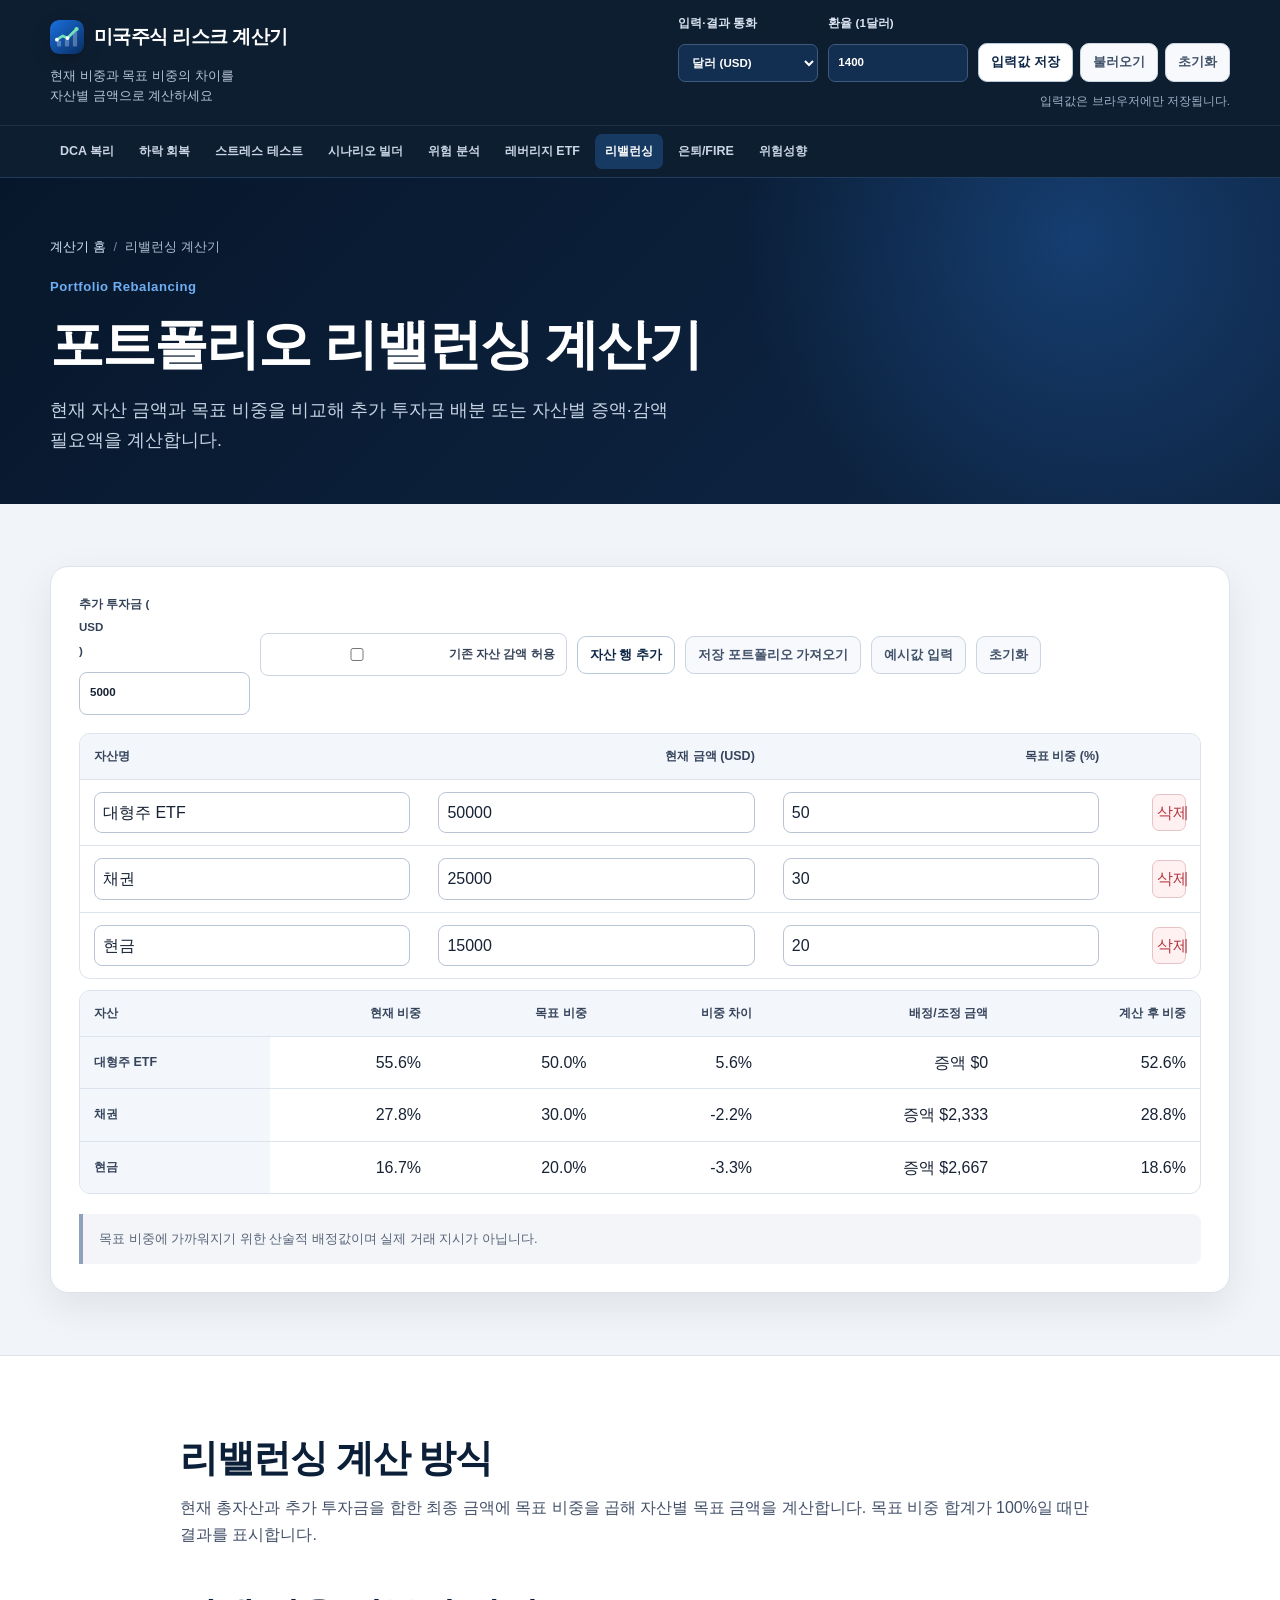
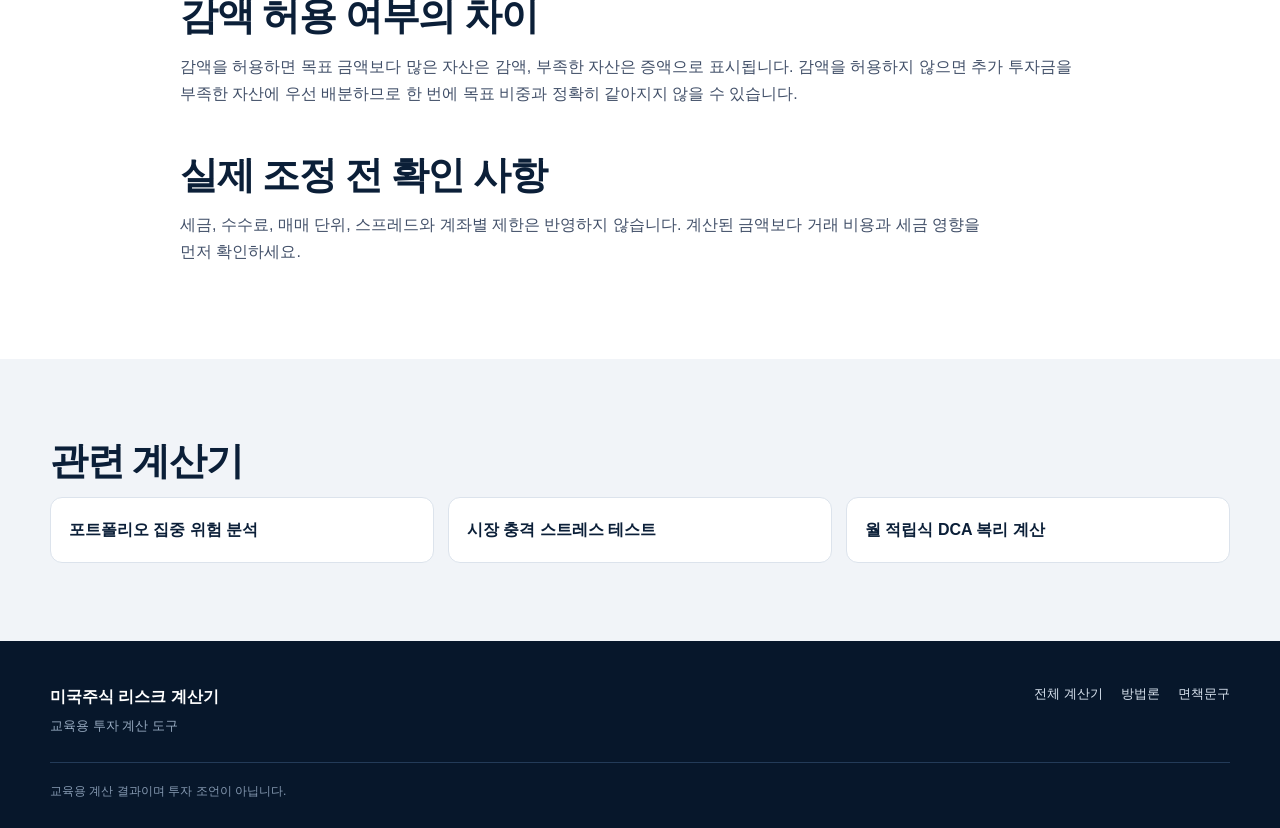
<file: rebalancing/index.html>
<!doctype html><html lang="ko"><head>
  <meta charset="utf-8"><meta name="viewport" content="width=device-width, initial-scale=1"><meta name="google-site-verification" content="fgHVkXwGkWW0JmH_CeB3Q3SwngTqXPi7EyaSabvl7jA"><script async src="https://pagead2.googlesyndication.com/pagead/js/adsbygoogle.js?client=ca-pub-5077881306850046" crossorigin="anonymous"></script>
  <title>포트폴리오 리밸런싱 계산기 | 목표 비중 투자금 계산</title><meta name="description" content="현재 자산 금액과 목표 비중을 입력해 포트폴리오 리밸런싱 금액을 계산합니다. 추가 투자금 배분과 감액 허용 시 자산별 조정 금액을 비교하세요."><meta name="robots" content="index, follow, max-image-preview:large, max-snippet:-1"><meta name="theme-color" content="#0f2747"><link rel="icon" href="/favicon.svg" type="image/svg+xml"><link rel="canonical" href="https://us-stock-risk-calculator.pages.dev/rebalancing/">
  <meta property="og:type" content="website"><meta property="og:locale" content="ko_KR"><meta property="og:site_name" content="미국주식 리스크 계산기"><meta property="og:title" content="포트폴리오 리밸런싱 계산기"><meta property="og:description" content="현재 금액과 목표 비중을 비교해 자산별 조정 금액을 계산합니다."><meta property="og:url" content="https://us-stock-risk-calculator.pages.dev/rebalancing/"><meta name="twitter:card" content="summary">
  <script type="application/ld+json">{"@context":"https://schema.org","@graph":[{"@type":"WebApplication","name":"포트폴리오 리밸런싱 계산기","url":"https://us-stock-risk-calculator.pages.dev/rebalancing/","applicationCategory":"EducationalApplication","operatingSystem":"모든 운영체제","isAccessibleForFree":true,"inLanguage":"ko-KR","description":"현재 자산과 목표 비중을 비교해 조정 금액을 계산하는 교육용 도구"},{"@type":"BreadcrumbList","itemListElement":[{"@type":"ListItem","position":1,"name":"홈","item":"https://us-stock-risk-calculator.pages.dev/"},{"@type":"ListItem","position":2,"name":"리밸런싱 계산기","item":"https://us-stock-risk-calculator.pages.dev/rebalancing/"}]}]}</script><link rel="stylesheet" href="/styles.css"><script src="/app.js" defer></script>
</head><body><a class="skip-link" href="#main-content">본문으로 건너뛰기</a>
  <header class="site-header"><div class="container header-main"><div><a class="brand" href="/"><img class="brand-mark" src="/favicon.svg" alt="" width="34" height="34"><span>미국주식 리스크 계산기</span></a><p class="brand-subtitle"><span>현재 비중과 목표 비중의 차이를</span><span>자산별 금액으로 계산하세요</span></p></div><div class="global-controls"><label>입력·결과 통화<select id="display-currency" data-save><option value="USD">달러 (USD)</option><option value="KRW">원화 (KRW)</option></select></label><label>환율 (1달러)<input id="exchange-rate" type="number" min="1" value="1400" data-save></label><div class="storage-actions"><button class="button button-small" id="save-all" type="button">입력값 저장</button><button class="button button-small button-ghost" id="load-all" type="button">불러오기</button><button class="button button-small button-ghost" id="reset-all" type="button">초기화</button></div><p id="storage-status" class="storage-status" aria-live="polite">입력값은 브라우저에만 저장됩니다.</p></div></div><nav class="tool-nav" aria-label="주요 계산기 메뉴"><div class="container tool-nav-scroll"><a href="/dca/">DCA 복리</a><a href="/drawdown/">하락 회복</a><a href="/stress-test/">스트레스 테스트</a><a href="/scenario-builder/">시나리오 빌더</a><a href="/risk-analyzer/">위험 분석</a><a href="/leverage-etf/">레버리지 ETF</a><a href="/rebalancing/" aria-current="page">리밸런싱</a><a href="/fire/">은퇴/FIRE</a><a href="/risk-profile/">위험성향</a></div></nav></header>
  <main id="main-content"><section class="page-hero"><div class="container"><nav class="breadcrumbs" aria-label="현재 위치"><a href="/">계산기 홈</a><span aria-hidden="true">/</span><span>리밸런싱 계산기</span></nav><p class="kicker">Portfolio Rebalancing</p><h1>포트폴리오 리밸런싱 계산기</h1><p class="hero-lead">현재 자산 금액과 목표 비중을 비교해 추가 투자금 배분 또는 자산별 증액·감액 필요액을 계산합니다.</p></div></section>
    <section class="page-tool-area"><div class="container"><div class="wide-card"><div class="toolbar wrap"><label>추가 투자금 (<span class="currency-code">USD</span>)<input id="rebalance-extra" type="number" min="0" value="5000" data-money-input data-save></label><label class="check-label"><input id="rebalance-sell" type="checkbox" data-save> 기존 자산 감액 허용</label><button class="button button-small" id="rebalance-add" type="button">자산 행 추가</button><button class="button button-small button-ghost" id="rebalance-import" type="button">저장 포트폴리오 가져오기</button><button class="button button-small button-ghost" type="button" data-example="rebalancing">예시값 입력</button><button class="button button-small button-ghost" id="reset-rebalancing" type="button">초기화</button></div><div class="table-wrap input-table-wrap"><table class="input-table"><thead><tr><th>자산명</th><th>현재 금액 (<span class="currency-code">USD</span>)</th><th>목표 비중 (%)</th><th><span class="sr-only">행 삭제</span></th></tr></thead><tbody id="rebalance-body"></tbody></table></div><div id="rebalance-warning" class="inline-warning" aria-live="polite"></div><div class="table-wrap"><table><thead><tr><th>자산</th><th>현재 비중</th><th>목표 비중</th><th>비중 차이</th><th>배정/조정 금액</th><th>계산 후 비중</th></tr></thead><tbody id="rebalance-result-body"></tbody></table></div><p class="result-note">목표 비중에 가까워지기 위한 산술적 배정값이며 실제 거래 지시가 아닙니다.</p></div></div></section>
    <section class="content-section alt"><div class="container article-content"><h2>리밸런싱 계산 방식</h2><p>현재 총자산과 추가 투자금을 합한 최종 금액에 목표 비중을 곱해 자산별 목표 금액을 계산합니다. 목표 비중 합계가 100%일 때만 결과를 표시합니다.</p><h2>감액 허용 여부의 차이</h2><p>감액을 허용하면 목표 금액보다 많은 자산은 감액, 부족한 자산은 증액으로 표시됩니다. 감액을 허용하지 않으면 추가 투자금을 부족한 자산에 우선 배분하므로 한 번에 목표 비중과 정확히 같아지지 않을 수 있습니다.</p><h2>실제 조정 전 확인 사항</h2><p>세금, 수수료, 매매 단위, 스프레드와 계좌별 제한은 반영하지 않습니다. 계산된 금액보다 거래 비용과 세금 영향을 먼저 확인하세요.</p></div></section>
    <section class="content-section"><div class="container"><h2>관련 계산기</h2><div class="related-tools"><a class="related-link" href="/risk-analyzer/">포트폴리오 집중 위험 분석</a><a class="related-link" href="/stress-test/">시장 충격 스트레스 테스트</a><a class="related-link" href="/dca/">월 적립식 DCA 복리 계산</a></div></div></section>
  </main><footer class="site-footer"><div class="container footer-grid"><div><strong>미국주식 리스크 계산기</strong><p>교육용 투자 계산 도구</p></div><nav><a href="/">전체 계산기</a><a href="/methodology/">방법론</a><a href="/disclaimer/">면책문구</a></nav></div><div class="container footer-notice">교육용 계산 결과이며 투자 조언이 아닙니다.</div></footer>
</body></html>
</file>
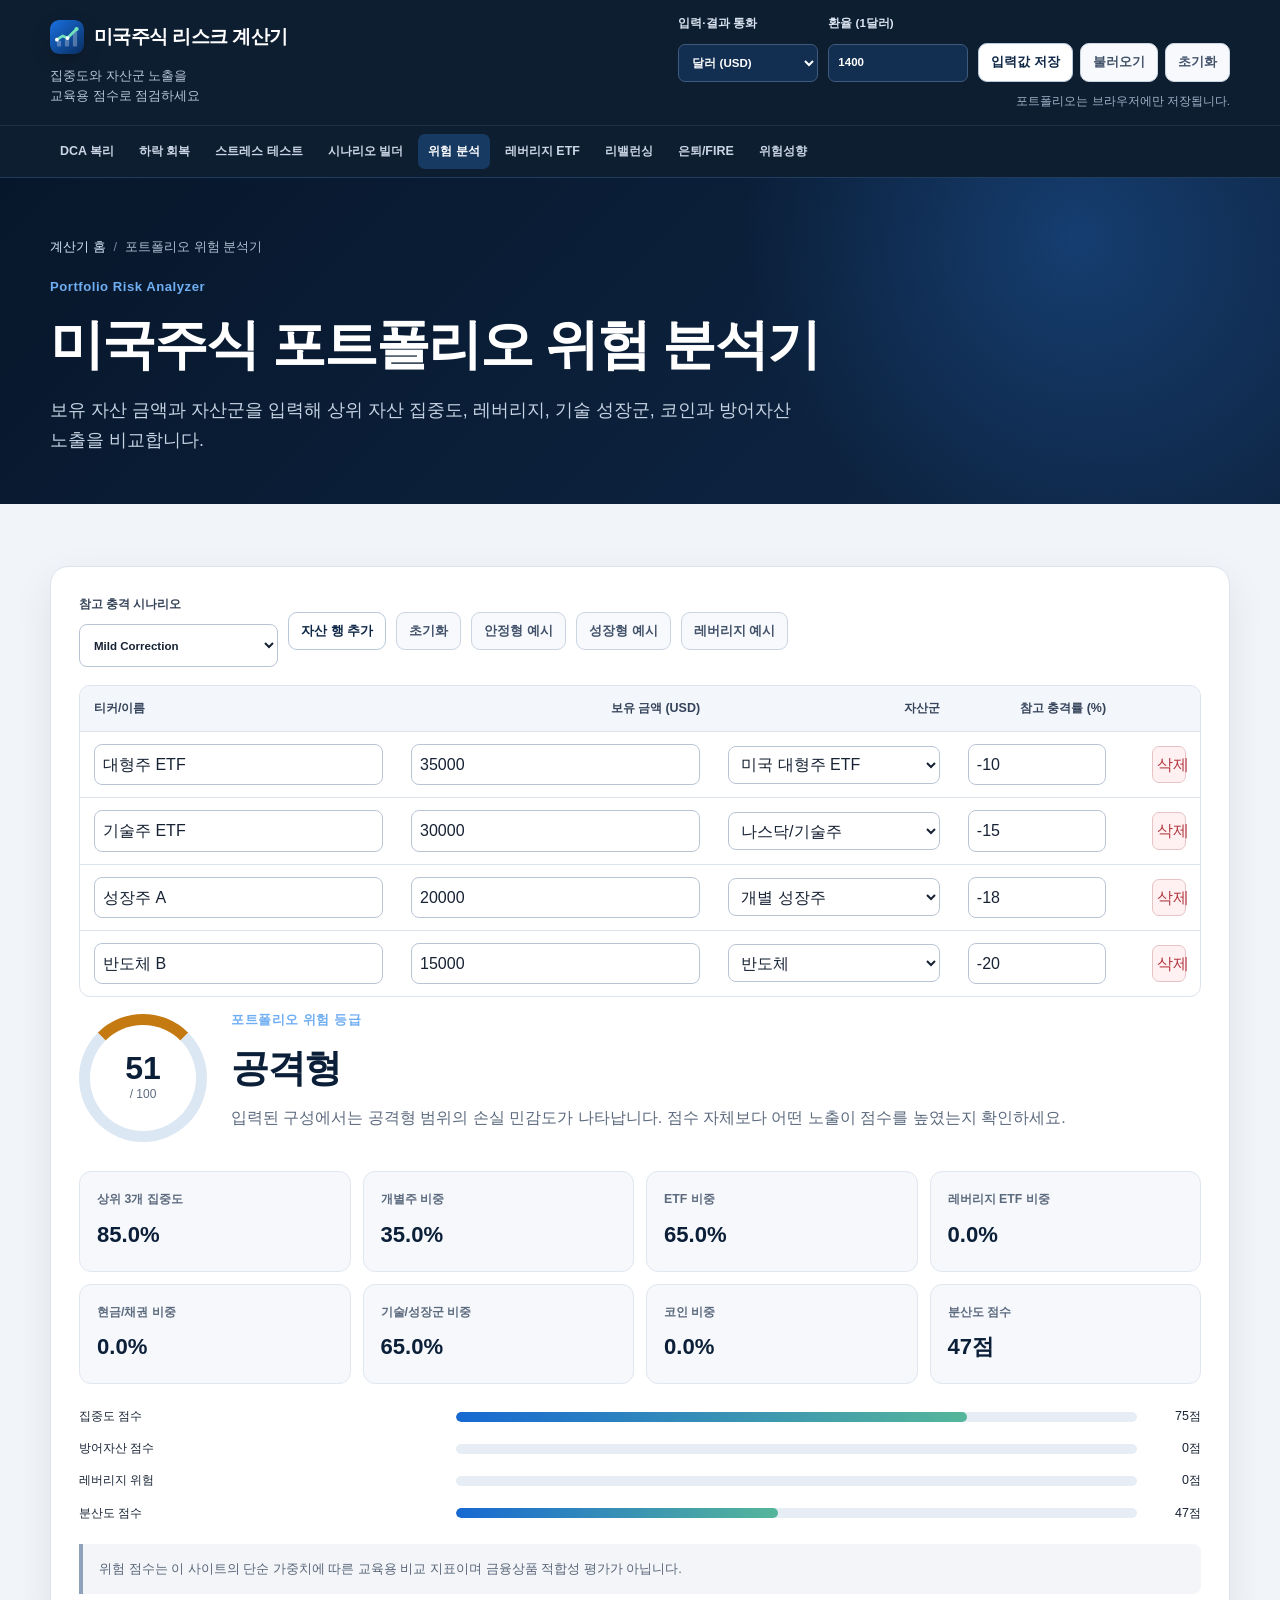
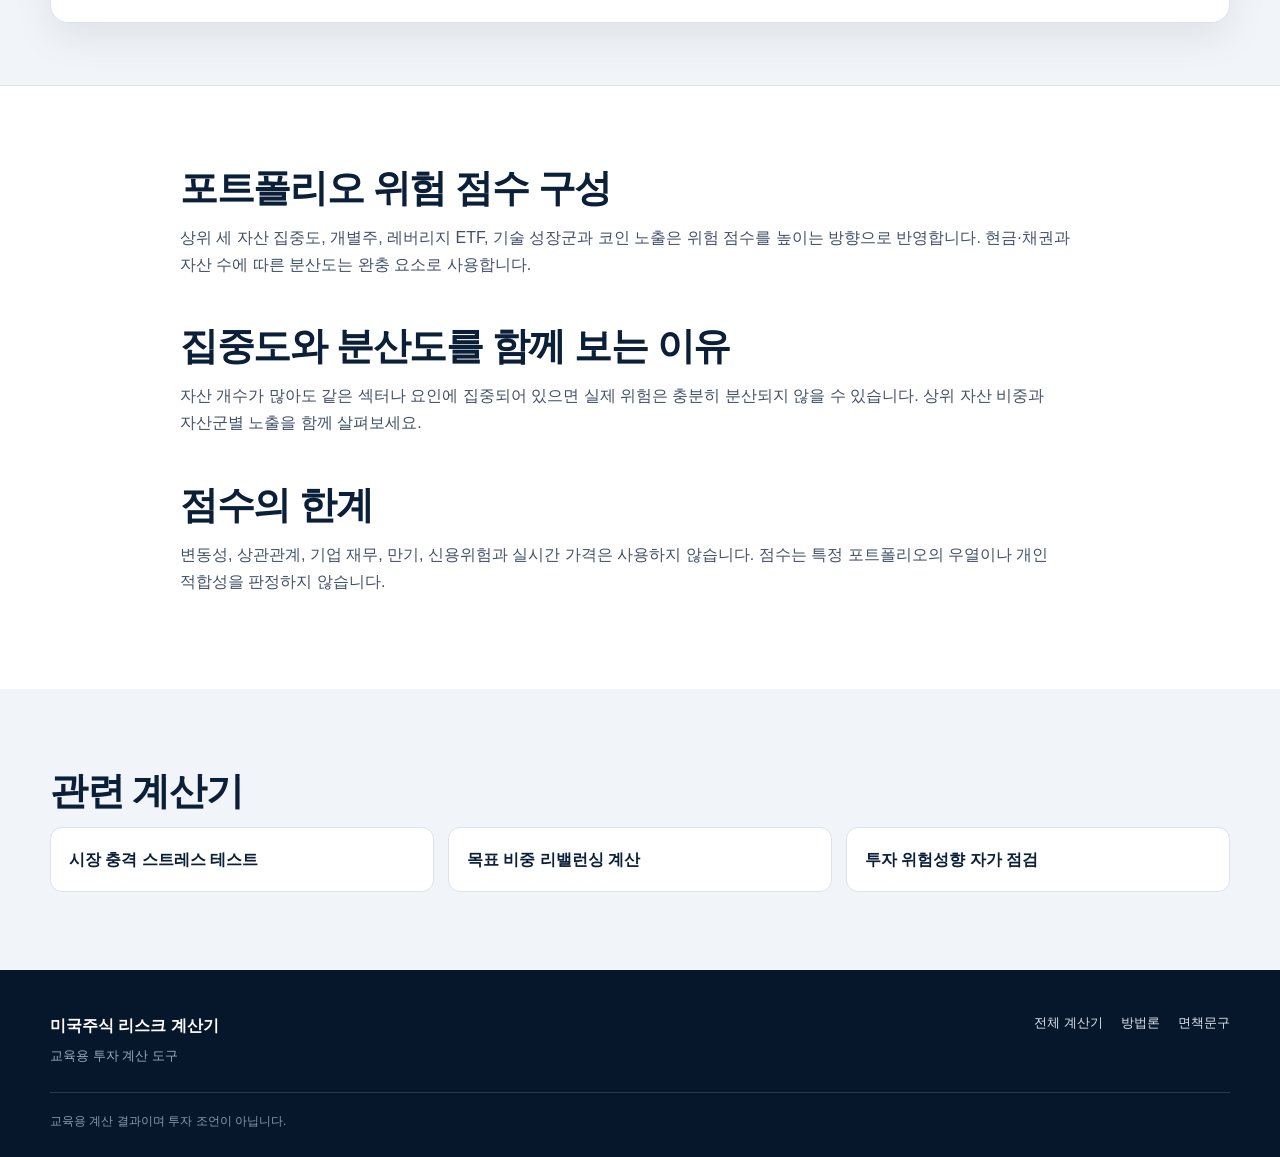
<file: risk-analyzer/index.html>
<!doctype html><html lang="ko"><head>
  <meta charset="utf-8"><meta name="viewport" content="width=device-width, initial-scale=1"><meta name="google-site-verification" content="fgHVkXwGkWW0JmH_CeB3Q3SwngTqXPi7EyaSabvl7jA"><script async src="https://pagead2.googlesyndication.com/pagead/js/adsbygoogle.js?client=ca-pub-5077881306850046" crossorigin="anonymous"></script>
  <title>포트폴리오 위험 분석기 | 집중도·레버리지 비중 점검</title><meta name="description" content="미국주식 포트폴리오의 상위 종목 집중도, 개별주, ETF, 레버리지, 기술 성장주, 코인과 현금·채권 비중을 계산해 교육용 위험 점수로 분석합니다."><meta name="robots" content="index, follow, max-image-preview:large, max-snippet:-1"><meta name="theme-color" content="#0f2747"><link rel="icon" href="/favicon.svg" type="image/svg+xml"><link rel="canonical" href="https://us-stock-risk-calculator.pages.dev/risk-analyzer/">
  <meta property="og:type" content="website"><meta property="og:locale" content="ko_KR"><meta property="og:site_name" content="미국주식 리스크 계산기"><meta property="og:title" content="포트폴리오 위험 분석기"><meta property="og:description" content="자산 집중도와 레버리지·기술주·방어자산 비중을 교육용 점수로 분석합니다."><meta property="og:url" content="https://us-stock-risk-calculator.pages.dev/risk-analyzer/"><meta name="twitter:card" content="summary">
  <script type="application/ld+json">{"@context":"https://schema.org","@graph":[{"@type":"WebApplication","name":"포트폴리오 위험 분석기","url":"https://us-stock-risk-calculator.pages.dev/risk-analyzer/","applicationCategory":"EducationalApplication","operatingSystem":"모든 운영체제","isAccessibleForFree":true,"inLanguage":"ko-KR","description":"포트폴리오 집중도와 자산군 노출을 분석하는 교육용 도구"},{"@type":"BreadcrumbList","itemListElement":[{"@type":"ListItem","position":1,"name":"홈","item":"https://us-stock-risk-calculator.pages.dev/"},{"@type":"ListItem","position":2,"name":"포트폴리오 위험 분석기","item":"https://us-stock-risk-calculator.pages.dev/risk-analyzer/"}]}]}</script><link rel="stylesheet" href="/styles.css"><script src="/app.js" defer></script>
</head><body><a class="skip-link" href="#main-content">본문으로 건너뛰기</a>
  <header class="site-header"><div class="container header-main"><div><a class="brand" href="/"><img class="brand-mark" src="/favicon.svg" alt="" width="34" height="34"><span>미국주식 리스크 계산기</span></a><p class="brand-subtitle"><span>집중도와 자산군 노출을</span><span>교육용 점수로 점검하세요</span></p></div><div class="global-controls"><label>입력·결과 통화<select id="display-currency" data-save><option value="USD">달러 (USD)</option><option value="KRW">원화 (KRW)</option></select></label><label>환율 (1달러)<input id="exchange-rate" type="number" min="1" value="1400" data-save></label><div class="storage-actions"><button class="button button-small" id="save-all" type="button">입력값 저장</button><button class="button button-small button-ghost" id="load-all" type="button">불러오기</button><button class="button button-small button-ghost" id="reset-all" type="button">초기화</button></div><p id="storage-status" class="storage-status" aria-live="polite">포트폴리오는 브라우저에만 저장됩니다.</p></div></div><nav class="tool-nav" aria-label="주요 계산기 메뉴"><div class="container tool-nav-scroll"><a href="/dca/">DCA 복리</a><a href="/drawdown/">하락 회복</a><a href="/stress-test/">스트레스 테스트</a><a href="/scenario-builder/">시나리오 빌더</a><a href="/risk-analyzer/" aria-current="page">위험 분석</a><a href="/leverage-etf/">레버리지 ETF</a><a href="/rebalancing/">리밸런싱</a><a href="/fire/">은퇴/FIRE</a><a href="/risk-profile/">위험성향</a></div></nav></header>
  <main id="main-content"><section class="page-hero"><div class="container"><nav class="breadcrumbs" aria-label="현재 위치"><a href="/">계산기 홈</a><span aria-hidden="true">/</span><span>포트폴리오 위험 분석기</span></nav><p class="kicker">Portfolio Risk Analyzer</p><h1>미국주식 포트폴리오 위험 분석기</h1><p class="hero-lead">보유 자산 금액과 자산군을 입력해 상위 자산 집중도, 레버리지, 기술 성장군, 코인과 방어자산 노출을 비교합니다.</p></div></section>
    <section class="page-tool-area"><div class="container"><div class="wide-card"><div class="toolbar wrap"><label>참고 충격 시나리오<select id="stress-scenario" data-save></select></label><button class="button button-small" id="add-portfolio-row" type="button">자산 행 추가</button><button class="button button-small button-ghost" id="reset-portfolio" type="button">초기화</button><button class="button button-small button-ghost" type="button" data-portfolio-example="stable">안정형 예시</button><button class="button button-small button-ghost" type="button" data-portfolio-example="growth">성장형 예시</button><button class="button button-small button-ghost" type="button" data-portfolio-example="leverage">레버리지 예시</button></div><div class="table-wrap input-table-wrap"><table class="input-table"><thead><tr><th>티커/이름</th><th>보유 금액 (<span class="currency-code">USD</span>)</th><th>자산군</th><th>참고 충격률 (%)</th><th><span class="sr-only">행 삭제</span></th></tr></thead><tbody id="portfolio-body"></tbody></table></div><div class="score-layout"><div class="score-ring" id="risk-score-ring"><strong id="risk-score">0</strong><span>/ 100</span></div><div><p class="kicker">포트폴리오 위험 등급</p><h2 id="risk-grade">입력 대기</h2><p id="risk-summary" class="muted">자산을 입력하면 자동 분석됩니다.</p></div></div><div class="metric-grid four"><div class="metric"><span>상위 3개 집중도</span><strong id="risk-top3">-</strong></div><div class="metric"><span>개별주 비중</span><strong id="risk-individual">-</strong></div><div class="metric"><span>ETF 비중</span><strong id="risk-etf">-</strong></div><div class="metric"><span>레버리지 ETF 비중</span><strong id="risk-leverage">-</strong></div><div class="metric"><span>현금/채권 비중</span><strong id="risk-defensive">-</strong></div><div class="metric"><span>기술/성장군 비중</span><strong id="risk-tech">-</strong></div><div class="metric"><span>코인 비중</span><strong id="risk-crypto">-</strong></div><div class="metric"><span>분산도 점수</span><strong id="risk-diversification">-</strong></div></div><div id="risk-components" class="bar-list"></div><p class="result-note">위험 점수는 이 사이트의 단순 가중치에 따른 교육용 비교 지표이며 금융상품 적합성 평가가 아닙니다.</p></div></div></section>
    <section class="content-section alt"><div class="container article-content"><h2>포트폴리오 위험 점수 구성</h2><p>상위 세 자산 집중도, 개별주, 레버리지 ETF, 기술 성장군과 코인 노출은 위험 점수를 높이는 방향으로 반영합니다. 현금·채권과 자산 수에 따른 분산도는 완충 요소로 사용합니다.</p><h2>집중도와 분산도를 함께 보는 이유</h2><p>자산 개수가 많아도 같은 섹터나 요인에 집중되어 있으면 실제 위험은 충분히 분산되지 않을 수 있습니다. 상위 자산 비중과 자산군별 노출을 함께 살펴보세요.</p><h2>점수의 한계</h2><p>변동성, 상관관계, 기업 재무, 만기, 신용위험과 실시간 가격은 사용하지 않습니다. 점수는 특정 포트폴리오의 우열이나 개인 적합성을 판정하지 않습니다.</p></div></section>
    <section class="content-section"><div class="container"><h2>관련 계산기</h2><div class="related-tools"><a class="related-link" href="/stress-test/">시장 충격 스트레스 테스트</a><a class="related-link" href="/rebalancing/">목표 비중 리밸런싱 계산</a><a class="related-link" href="/risk-profile/">투자 위험성향 자가 점검</a></div></div></section>
  </main><footer class="site-footer"><div class="container footer-grid"><div><strong>미국주식 리스크 계산기</strong><p>교육용 투자 계산 도구</p></div><nav><a href="/">전체 계산기</a><a href="/methodology/">방법론</a><a href="/disclaimer/">면책문구</a></nav></div><div class="container footer-notice">교육용 계산 결과이며 투자 조언이 아닙니다.</div></footer>
</body></html>
</file>
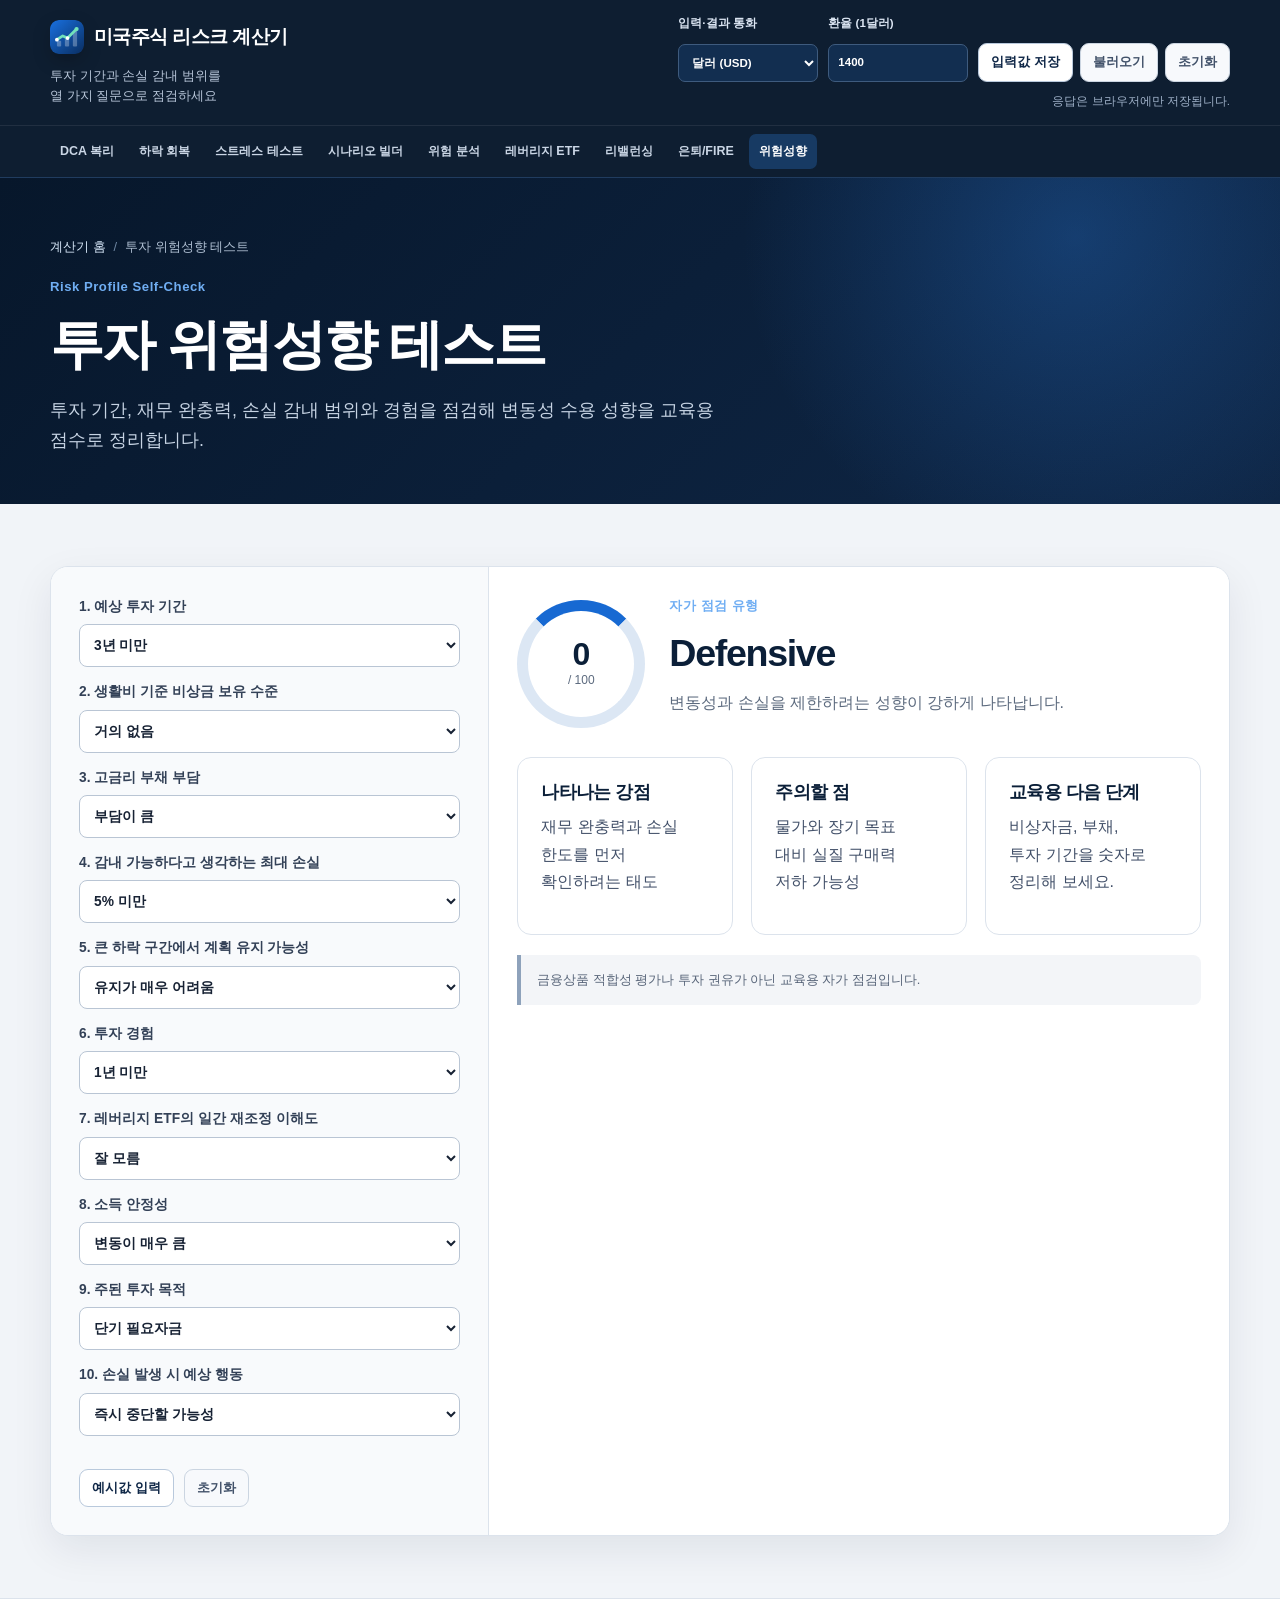
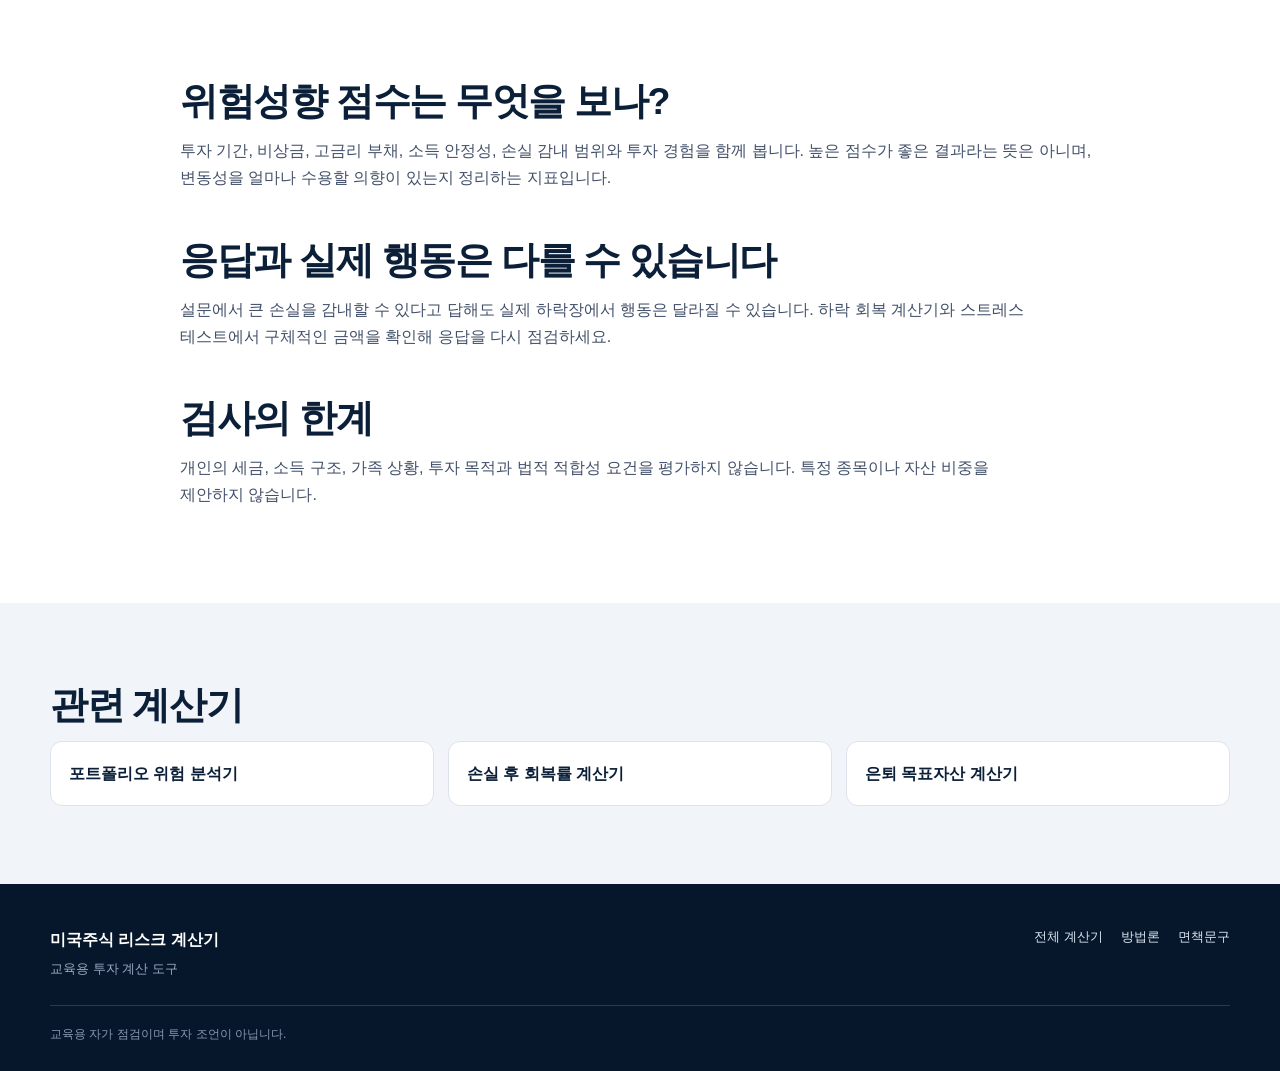
<file: risk-profile/index.html>
<!doctype html><html lang="ko"><head>
  <meta charset="utf-8"><meta name="viewport" content="width=device-width, initial-scale=1"><meta name="google-site-verification" content="fgHVkXwGkWW0JmH_CeB3Q3SwngTqXPi7EyaSabvl7jA"><script async src="https://pagead2.googlesyndication.com/pagead/js/adsbygoogle.js?client=ca-pub-5077881306850046" crossorigin="anonymous"></script>
  <title>투자 위험성향 테스트 | 손실 감내도 자가 점검</title><meta name="description" content="투자 기간, 비상금, 부채, 손실 감내 범위와 투자 경험에 관한 10개 질문으로 자신의 투자 위험 수용 성향을 교육용 점수로 확인하세요."><meta name="robots" content="index, follow, max-image-preview:large, max-snippet:-1"><meta name="theme-color" content="#0f2747"><link rel="icon" href="/favicon.svg" type="image/svg+xml"><link rel="canonical" href="https://us-stock-risk-calculator.pages.dev/risk-profile/">
  <meta property="og:type" content="website"><meta property="og:locale" content="ko_KR"><meta property="og:site_name" content="미국주식 리스크 계산기"><meta property="og:title" content="투자 위험성향 자가 점검"><meta property="og:description" content="열 가지 질문으로 투자 기간과 손실 감내 성향을 점검합니다."><meta property="og:url" content="https://us-stock-risk-calculator.pages.dev/risk-profile/"><meta name="twitter:card" content="summary">
  <script type="application/ld+json">{"@context":"https://schema.org","@graph":[{"@type":"WebApplication","name":"투자 위험성향 자가 점검","url":"https://us-stock-risk-calculator.pages.dev/risk-profile/","applicationCategory":"EducationalApplication","operatingSystem":"모든 운영체제","isAccessibleForFree":true,"inLanguage":"ko-KR","description":"투자 기간과 손실 감내 범위를 질문으로 점검하는 교육용 도구"},{"@type":"BreadcrumbList","itemListElement":[{"@type":"ListItem","position":1,"name":"홈","item":"https://us-stock-risk-calculator.pages.dev/"},{"@type":"ListItem","position":2,"name":"투자 위험성향 테스트","item":"https://us-stock-risk-calculator.pages.dev/risk-profile/"}]}]}</script><link rel="stylesheet" href="/styles.css"><script src="/app.js" defer></script>
</head><body><a class="skip-link" href="#main-content">본문으로 건너뛰기</a>
  <header class="site-header"><div class="container header-main"><div><a class="brand" href="/"><img class="brand-mark" src="/favicon.svg" alt="" width="34" height="34"><span>미국주식 리스크 계산기</span></a><p class="brand-subtitle"><span>투자 기간과 손실 감내 범위를</span><span>열 가지 질문으로 점검하세요</span></p></div><div class="global-controls"><label>입력·결과 통화<select id="display-currency" data-save><option value="USD">달러 (USD)</option><option value="KRW">원화 (KRW)</option></select></label><label>환율 (1달러)<input id="exchange-rate" type="number" min="1" value="1400" data-save></label><div class="storage-actions"><button class="button button-small" id="save-all" type="button">입력값 저장</button><button class="button button-small button-ghost" id="load-all" type="button">불러오기</button><button class="button button-small button-ghost" id="reset-all" type="button">초기화</button></div><p id="storage-status" class="storage-status" aria-live="polite">응답은 브라우저에만 저장됩니다.</p></div></div><nav class="tool-nav" aria-label="주요 계산기 메뉴"><div class="container tool-nav-scroll"><a href="/dca/">DCA 복리</a><a href="/drawdown/">하락 회복</a><a href="/stress-test/">스트레스 테스트</a><a href="/scenario-builder/">시나리오 빌더</a><a href="/risk-analyzer/">위험 분석</a><a href="/leverage-etf/">레버리지 ETF</a><a href="/rebalancing/">리밸런싱</a><a href="/fire/">은퇴/FIRE</a><a href="/risk-profile/" aria-current="page">위험성향</a></div></nav></header>
  <main id="main-content"><section class="page-hero"><div class="container"><nav class="breadcrumbs" aria-label="현재 위치"><a href="/">계산기 홈</a><span aria-hidden="true">/</span><span>투자 위험성향 테스트</span></nav><p class="kicker">Risk Profile Self-Check</p><h1>투자 위험성향 테스트</h1><p class="hero-lead">투자 기간, 재무 완충력, 손실 감내 범위와 경험을 점검해 변동성 수용 성향을 교육용 점수로 정리합니다.</p></div></section>
    <section class="page-tool-area"><div class="container"><div class="calculator-card"><form class="input-panel profile-form" id="profile-form">
      <label>1. 예상 투자 기간<select id="profile-q1" data-profile data-save><option value="0">3년 미만</option><option value="2">3~7년</option><option value="4">7~15년</option><option value="5">15년 이상</option></select></label><label>2. 생활비 기준 비상금 보유 수준<select id="profile-q2" data-profile data-save><option value="0">거의 없음</option><option value="2">약 3개월</option><option value="4">약 6개월</option><option value="5">12개월 이상</option></select></label><label>3. 고금리 부채 부담<select id="profile-q3" data-profile data-save><option value="0">부담이 큼</option><option value="2">일부 있음</option><option value="4">낮은 수준</option><option value="5">없음</option></select></label><label>4. 감내 가능하다고 생각하는 최대 손실<select id="profile-q4" data-profile data-save><option value="0">5% 미만</option><option value="2">10% 내외</option><option value="3">20% 내외</option><option value="4">30% 내외</option><option value="5">40% 이상</option></select></label><label>5. 큰 하락 구간에서 계획 유지 가능성<select id="profile-q5" data-profile data-save><option value="0">유지가 매우 어려움</option><option value="2">일부 축소 가능</option><option value="4">계획을 유지할 수 있음</option><option value="5">추가 투자 여력도 있음</option></select></label><label>6. 투자 경험<select id="profile-q6" data-profile data-save><option value="0">1년 미만</option><option value="2">1~3년</option><option value="4">3~7년</option><option value="5">7년 이상</option></select></label><label>7. 레버리지 ETF의 일간 재조정 이해도<select id="profile-q7" data-profile data-save><option value="0">잘 모름</option><option value="2">기본 개념만 이해</option><option value="4">위험과 구조를 이해</option><option value="5">경로별 손실 구조까지 이해</option></select></label><label>8. 소득 안정성<select id="profile-q8" data-profile data-save><option value="0">변동이 매우 큼</option><option value="2">다소 변동적</option><option value="4">대체로 안정적</option><option value="5">매우 안정적</option></select></label><label>9. 주된 투자 목적<select id="profile-q9" data-profile data-save><option value="0">단기 필요자금</option><option value="2">중기 목돈</option><option value="4">장기 자산 형성</option><option value="5">매우 장기적인 은퇴 준비</option></select></label><label>10. 손실 발생 시 예상 행동<select id="profile-q10" data-profile data-save><option value="0">즉시 중단할 가능성</option><option value="2">상당 부분 축소 가능성</option><option value="4">계획을 재검토 후 유지</option><option value="5">사전 기준에 따라 일관되게 대응</option></select></label><div class="form-actions"><button class="button button-small" type="button" data-example="profile">예시값 입력</button><button class="button button-small button-ghost" type="reset">초기화</button></div></form>
      <div class="result-panel"><div class="score-layout"><div class="score-ring"><strong id="profile-score">0</strong><span>/ 100</span></div><div><p class="kicker">자가 점검 유형</p><h2 id="profile-type">Defensive</h2><p id="profile-description" class="muted"></p></div></div><div class="content-grid three"><article class="info-card"><h3>나타나는 강점</h3><p id="profile-strength"></p></article><article class="info-card"><h3>주의할 점</h3><p id="profile-caution"></p></article><article class="info-card"><h3>교육용 다음 단계</h3><p id="profile-next"></p></article></div><p class="result-note">금융상품 적합성 평가나 투자 권유가 아닌 교육용 자가 점검입니다.</p></div></div></div></section>
    <section class="content-section alt"><div class="container article-content"><h2>위험성향 점수는 무엇을 보나?</h2><p>투자 기간, 비상금, 고금리 부채, 소득 안정성, 손실 감내 범위와 투자 경험을 함께 봅니다. 높은 점수가 좋은 결과라는 뜻은 아니며, 변동성을 얼마나 수용할 의향이 있는지 정리하는 지표입니다.</p><h2>응답과 실제 행동은 다를 수 있습니다</h2><p>설문에서 큰 손실을 감내할 수 있다고 답해도 실제 하락장에서 행동은 달라질 수 있습니다. 하락 회복 계산기와 스트레스 테스트에서 구체적인 금액을 확인해 응답을 다시 점검하세요.</p><h2>검사의 한계</h2><p>개인의 세금, 소득 구조, 가족 상황, 투자 목적과 법적 적합성 요건을 평가하지 않습니다. 특정 종목이나 자산 비중을 제안하지 않습니다.</p></div></section>
    <section class="content-section"><div class="container"><h2>관련 계산기</h2><div class="related-tools"><a class="related-link" href="/risk-analyzer/">포트폴리오 위험 분석기</a><a class="related-link" href="/drawdown/">손실 후 회복률 계산기</a><a class="related-link" href="/fire/">은퇴 목표자산 계산기</a></div></div></section>
  </main><footer class="site-footer"><div class="container footer-grid"><div><strong>미국주식 리스크 계산기</strong><p>교육용 투자 계산 도구</p></div><nav><a href="/">전체 계산기</a><a href="/methodology/">방법론</a><a href="/disclaimer/">면책문구</a></nav></div><div class="container footer-notice">교육용 자가 점검이며 투자 조언이 아닙니다.</div></footer>
</body></html>
</file>
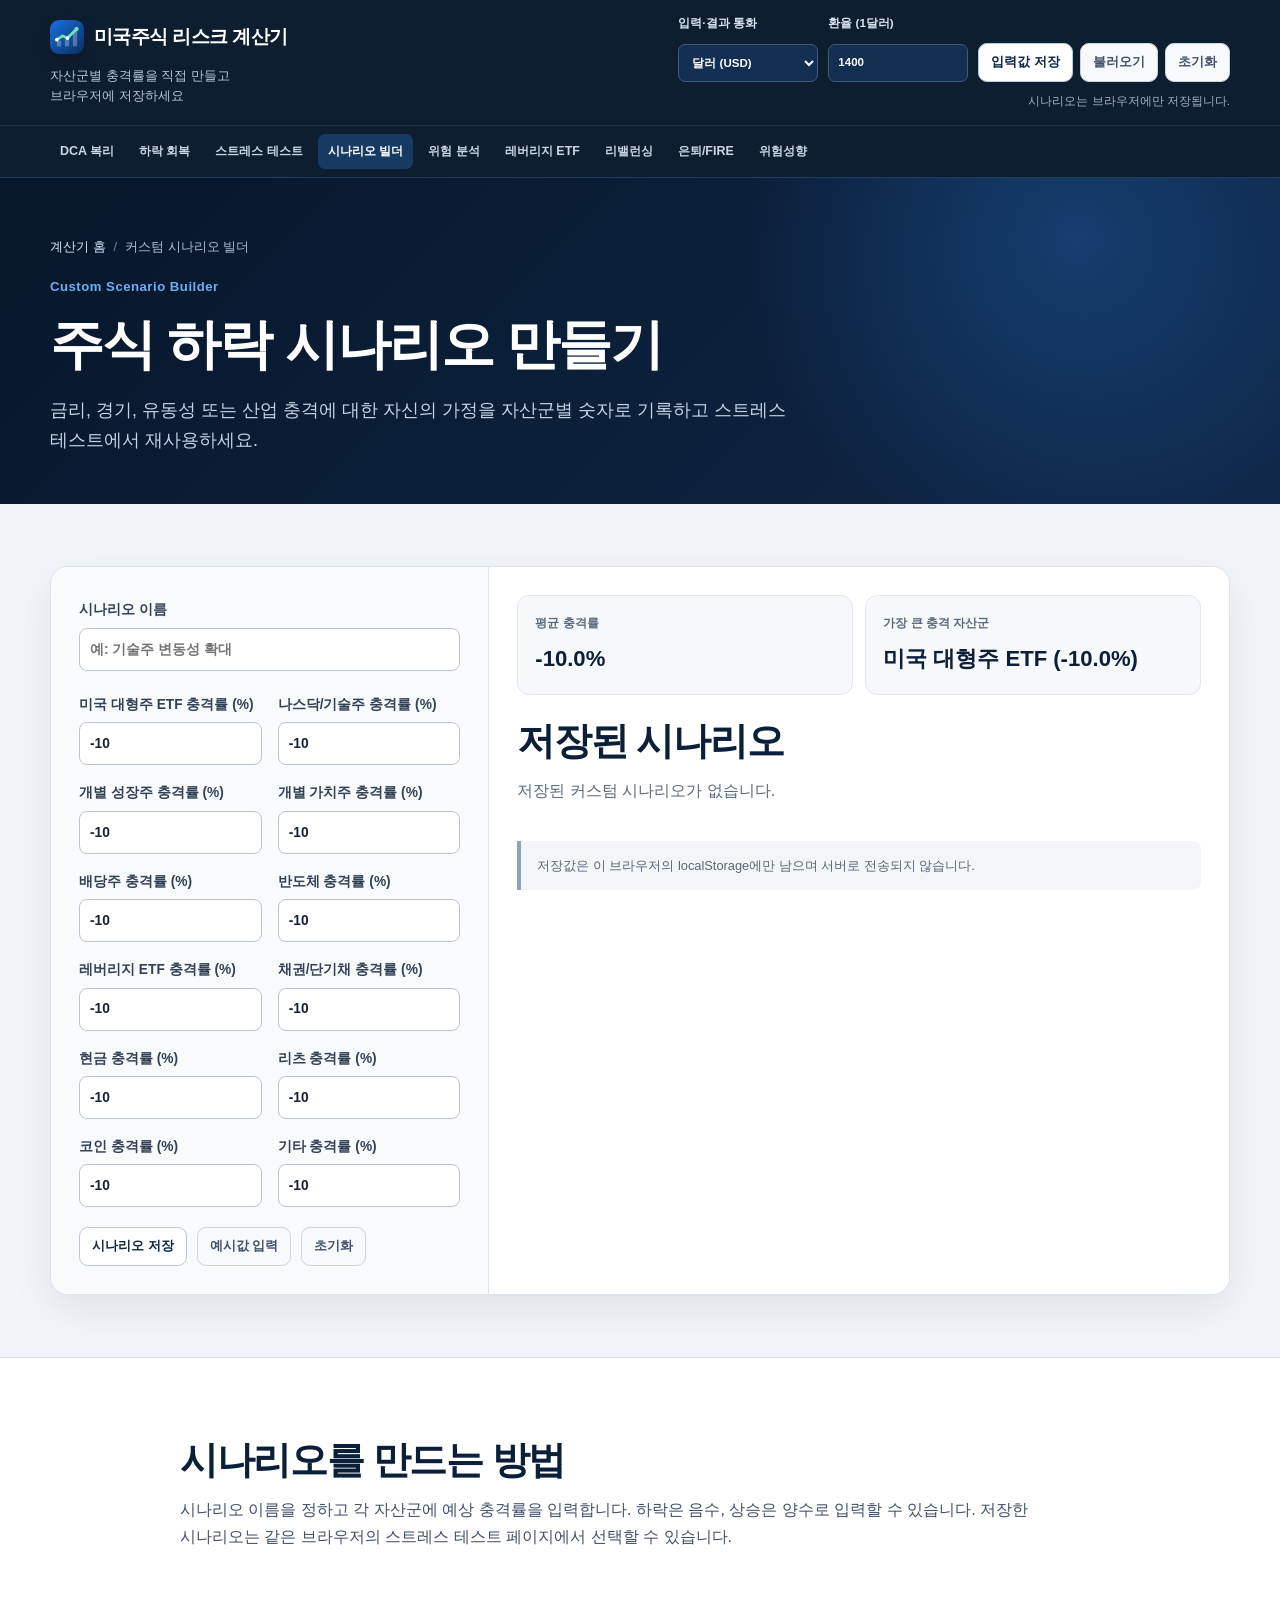
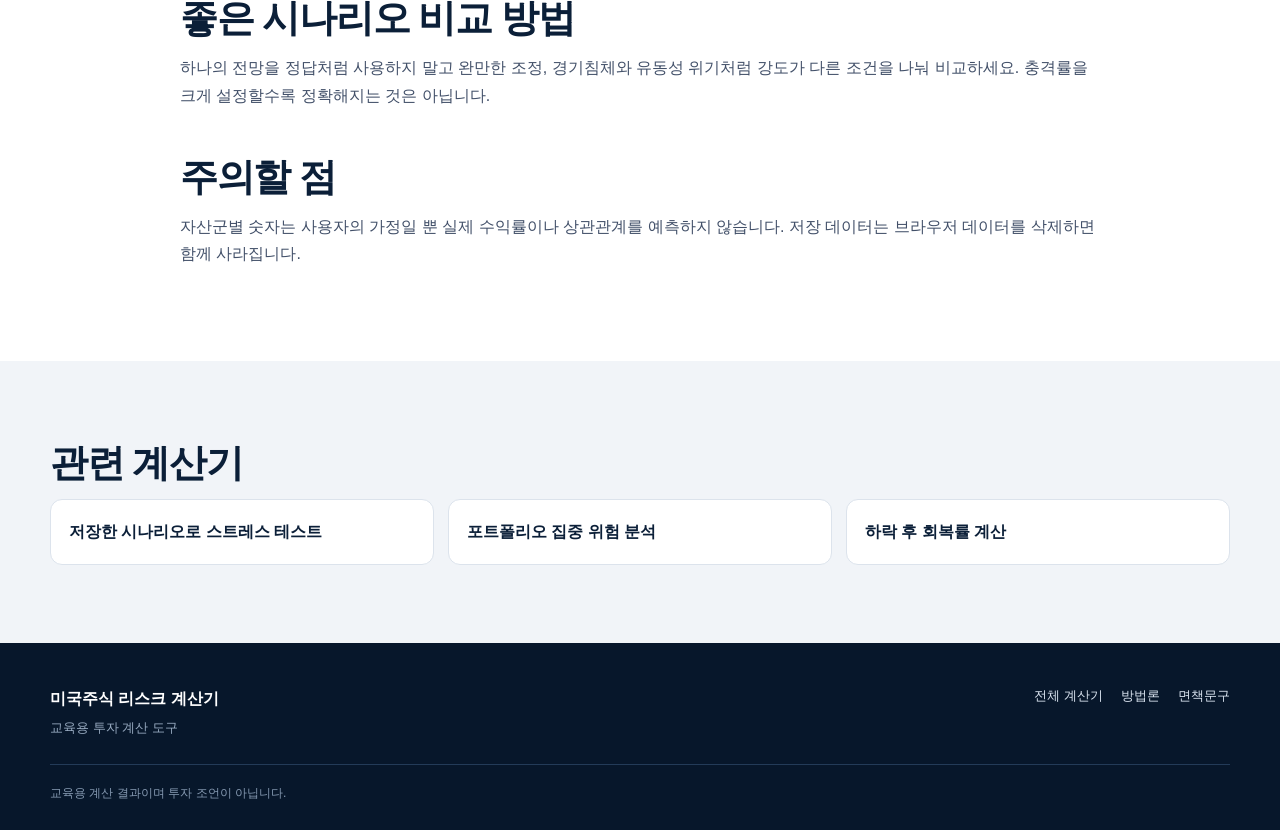
<file: scenario-builder/index.html>
<!doctype html><html lang="ko"><head>
  <meta charset="utf-8"><meta name="viewport" content="width=device-width, initial-scale=1"><meta name="google-site-verification" content="fgHVkXwGkWW0JmH_CeB3Q3SwngTqXPi7EyaSabvl7jA"><script async src="https://pagead2.googlesyndication.com/pagead/js/adsbygoogle.js?client=ca-pub-5077881306850046" crossorigin="anonymous"></script>
  <title>주식 하락 시나리오 만들기 | 포트폴리오 충격률 설정</title><meta name="description" content="미국 대형주, 기술주, 반도체, 레버리지 ETF, 채권과 코인 등 자산군별 하락률을 직접 설정하고 포트폴리오 스트레스 테스트용 시나리오로 저장하세요."><meta name="robots" content="index, follow, max-image-preview:large, max-snippet:-1"><meta name="theme-color" content="#0f2747"><link rel="icon" href="/favicon.svg" type="image/svg+xml"><link rel="canonical" href="https://us-stock-risk-calculator.pages.dev/scenario-builder/">
  <meta property="og:type" content="website"><meta property="og:locale" content="ko_KR"><meta property="og:site_name" content="미국주식 리스크 계산기"><meta property="og:title" content="커스텀 주식 하락 시나리오 빌더"><meta property="og:description" content="자산군별 충격률을 직접 만들고 브라우저에 저장하세요."><meta property="og:url" content="https://us-stock-risk-calculator.pages.dev/scenario-builder/"><meta name="twitter:card" content="summary">
  <script type="application/ld+json">{"@context":"https://schema.org","@graph":[{"@type":"WebApplication","name":"커스텀 주식 하락 시나리오 빌더","url":"https://us-stock-risk-calculator.pages.dev/scenario-builder/","applicationCategory":"EducationalApplication","operatingSystem":"모든 운영체제","isAccessibleForFree":true,"inLanguage":"ko-KR","description":"자산군별 시장 충격률을 만들고 저장하는 교육용 도구"},{"@type":"BreadcrumbList","itemListElement":[{"@type":"ListItem","position":1,"name":"홈","item":"https://us-stock-risk-calculator.pages.dev/"},{"@type":"ListItem","position":2,"name":"커스텀 시나리오 빌더","item":"https://us-stock-risk-calculator.pages.dev/scenario-builder/"}]}]}</script><link rel="stylesheet" href="/styles.css"><script src="/app.js" defer></script>
</head><body><a class="skip-link" href="#main-content">본문으로 건너뛰기</a>
  <header class="site-header"><div class="container header-main"><div><a class="brand" href="/"><img class="brand-mark" src="/favicon.svg" alt="" width="34" height="34"><span>미국주식 리스크 계산기</span></a><p class="brand-subtitle"><span>자산군별 충격률을 직접 만들고</span><span>브라우저에 저장하세요</span></p></div><div class="global-controls"><label>입력·결과 통화<select id="display-currency" data-save><option value="USD">달러 (USD)</option><option value="KRW">원화 (KRW)</option></select></label><label>환율 (1달러)<input id="exchange-rate" type="number" min="1" value="1400" data-save></label><div class="storage-actions"><button class="button button-small" id="save-all" type="button">입력값 저장</button><button class="button button-small button-ghost" id="load-all" type="button">불러오기</button><button class="button button-small button-ghost" id="reset-all" type="button">초기화</button></div><p id="storage-status" class="storage-status" aria-live="polite">시나리오는 브라우저에만 저장됩니다.</p></div></div><nav class="tool-nav" aria-label="주요 계산기 메뉴"><div class="container tool-nav-scroll"><a href="/dca/">DCA 복리</a><a href="/drawdown/">하락 회복</a><a href="/stress-test/">스트레스 테스트</a><a href="/scenario-builder/" aria-current="page">시나리오 빌더</a><a href="/risk-analyzer/">위험 분석</a><a href="/leverage-etf/">레버리지 ETF</a><a href="/rebalancing/">리밸런싱</a><a href="/fire/">은퇴/FIRE</a><a href="/risk-profile/">위험성향</a></div></nav></header>
  <main id="main-content"><section class="page-hero"><div class="container"><nav class="breadcrumbs" aria-label="현재 위치"><a href="/">계산기 홈</a><span aria-hidden="true">/</span><span>커스텀 시나리오 빌더</span></nav><p class="kicker">Custom Scenario Builder</p><h1>주식 하락 시나리오 만들기</h1><p class="hero-lead">금리, 경기, 유동성 또는 산업 충격에 대한 자신의 가정을 자산군별 숫자로 기록하고 스트레스 테스트에서 재사용하세요.</p></div></section>
    <section class="page-tool-area"><div class="container"><div class="calculator-card"><form class="input-panel" id="custom-form"><label>시나리오 이름<input id="custom-name" type="text" maxlength="40" placeholder="예: 기술주 변동성 확대" data-save></label><div id="custom-shock-grid" class="form-grid two spacer-top"></div><div class="form-actions"><button class="button button-small button-primary" type="submit">시나리오 저장</button><button class="button button-small button-ghost" type="button" data-example="custom">예시값 입력</button><button class="button button-small button-ghost" type="reset">초기화</button></div></form><div class="result-panel"><div class="metric-grid two"><div class="metric"><span>평균 충격률</span><strong id="custom-average">-</strong></div><div class="metric"><span>가장 큰 충격 자산군</span><strong id="custom-largest">-</strong></div></div><h2>저장된 시나리오</h2><div id="custom-list" class="saved-list"></div><p class="result-note">저장값은 이 브라우저의 localStorage에만 남으며 서버로 전송되지 않습니다.</p></div></div></div></section>
    <section class="content-section alt"><div class="container article-content"><h2>시나리오를 만드는 방법</h2><p>시나리오 이름을 정하고 각 자산군에 예상 충격률을 입력합니다. 하락은 음수, 상승은 양수로 입력할 수 있습니다. 저장한 시나리오는 같은 브라우저의 스트레스 테스트 페이지에서 선택할 수 있습니다.</p><h2>좋은 시나리오 비교 방법</h2><p>하나의 전망을 정답처럼 사용하지 말고 완만한 조정, 경기침체와 유동성 위기처럼 강도가 다른 조건을 나눠 비교하세요. 충격률을 크게 설정할수록 정확해지는 것은 아닙니다.</p><h2>주의할 점</h2><p>자산군별 숫자는 사용자의 가정일 뿐 실제 수익률이나 상관관계를 예측하지 않습니다. 저장 데이터는 브라우저 데이터를 삭제하면 함께 사라집니다.</p></div></section>
    <section class="content-section"><div class="container"><h2>관련 계산기</h2><div class="related-tools"><a class="related-link" href="/stress-test/">저장한 시나리오로 스트레스 테스트</a><a class="related-link" href="/risk-analyzer/">포트폴리오 집중 위험 분석</a><a class="related-link" href="/drawdown/">하락 후 회복률 계산</a></div></div></section>
  </main><footer class="site-footer"><div class="container footer-grid"><div><strong>미국주식 리스크 계산기</strong><p>교육용 투자 계산 도구</p></div><nav><a href="/">전체 계산기</a><a href="/methodology/">방법론</a><a href="/disclaimer/">면책문구</a></nav></div><div class="container footer-notice">교육용 계산 결과이며 투자 조언이 아닙니다.</div></footer>
</body></html>
</file>
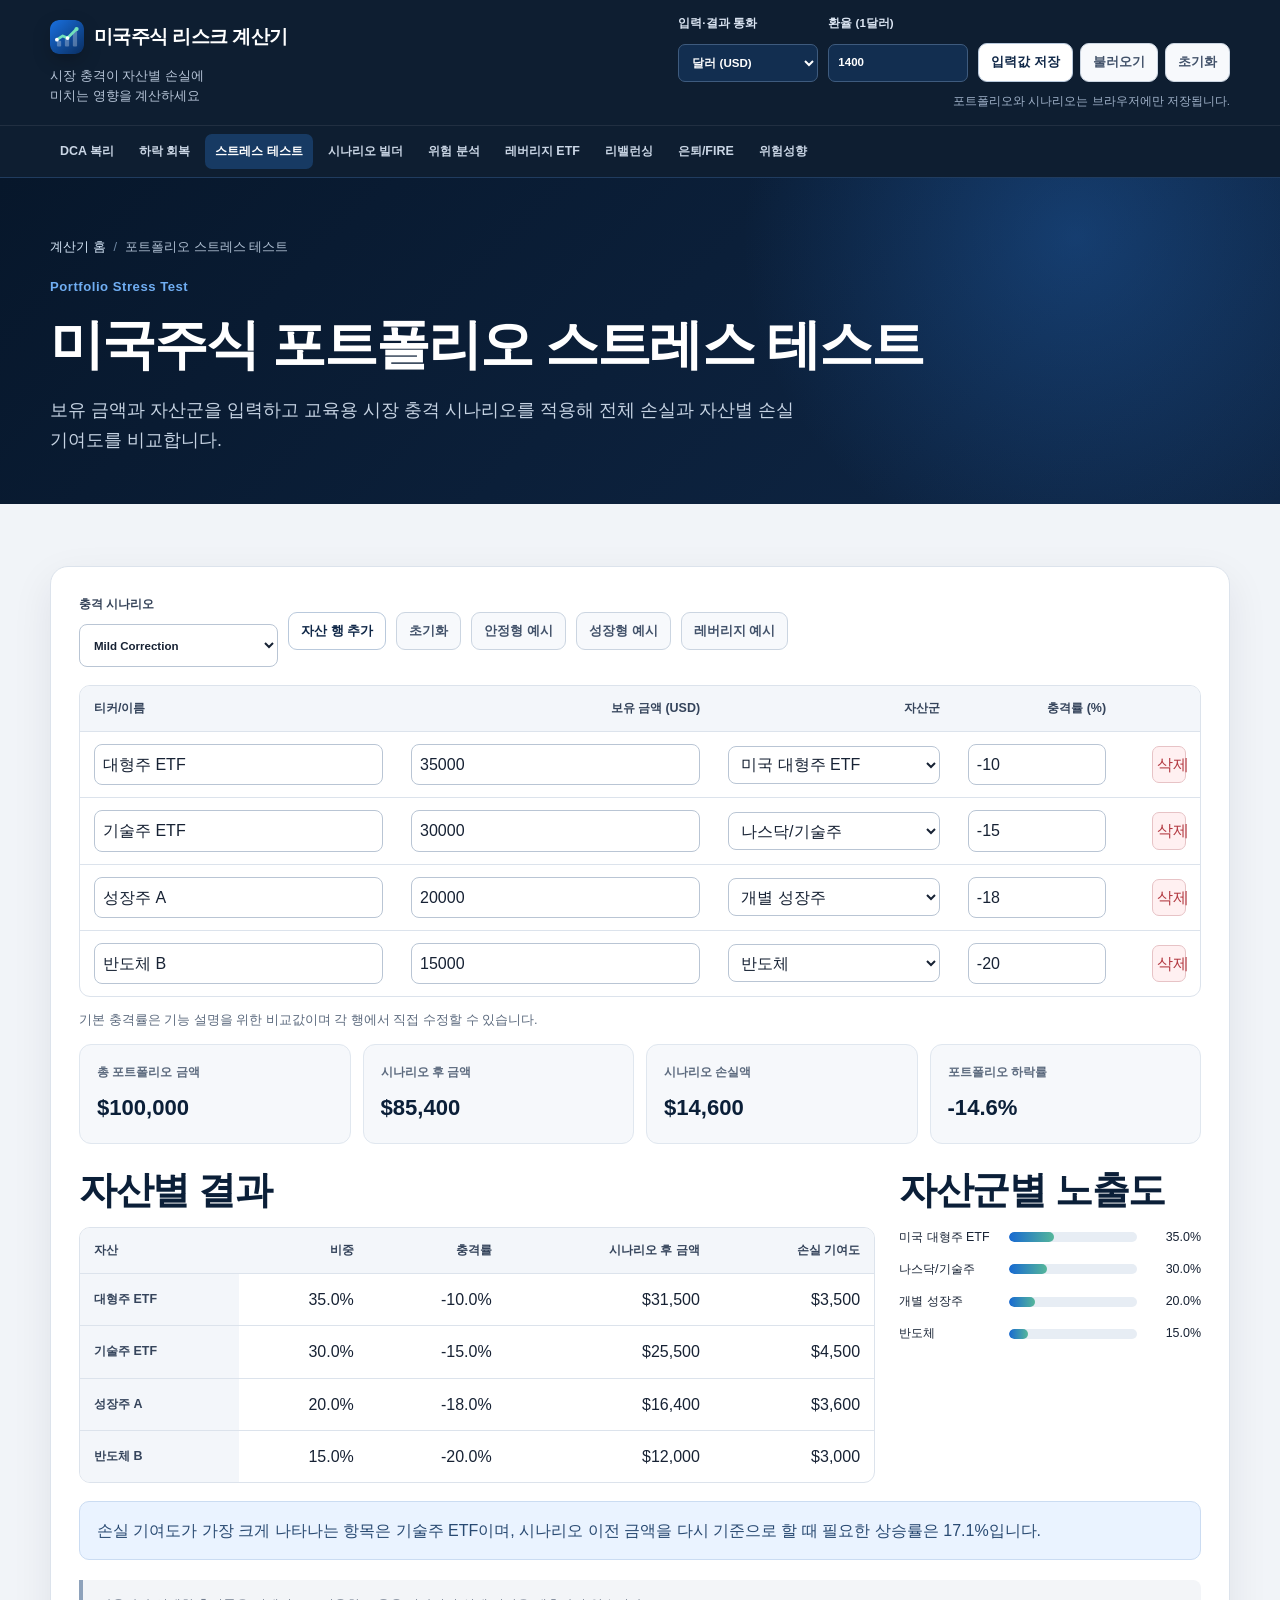
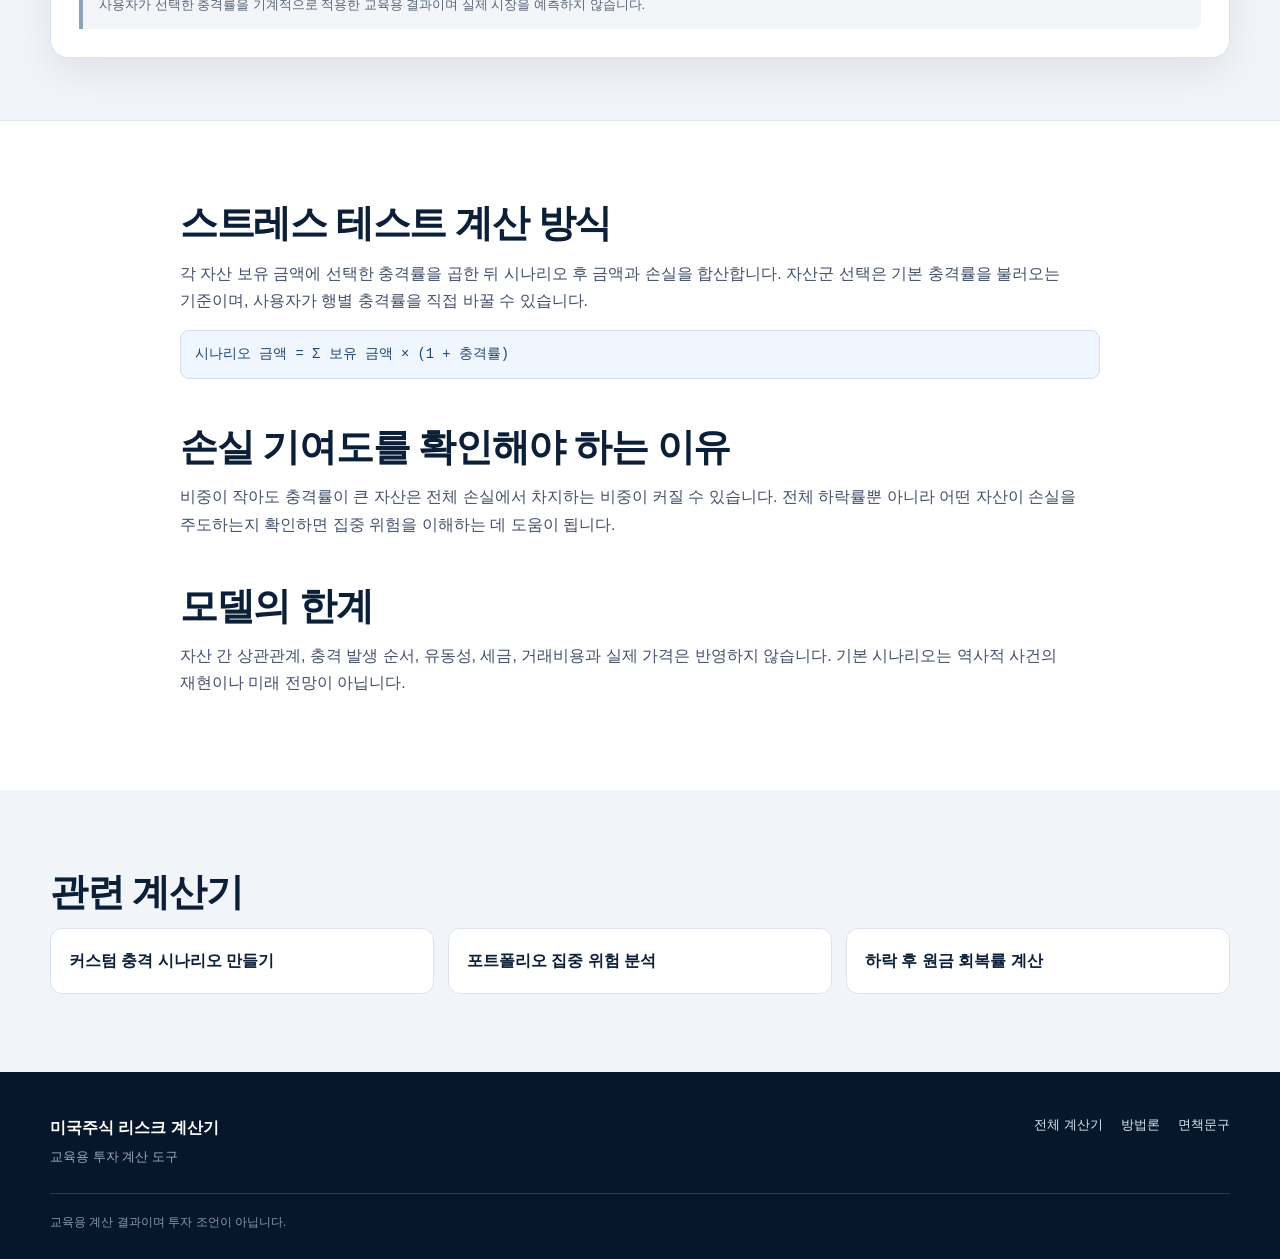
<file: stress-test/index.html>
<!doctype html><html lang="ko"><head>
  <meta charset="utf-8"><meta name="viewport" content="width=device-width, initial-scale=1"><meta name="google-site-verification" content="fgHVkXwGkWW0JmH_CeB3Q3SwngTqXPi7EyaSabvl7jA"><script async src="https://pagead2.googlesyndication.com/pagead/js/adsbygoogle.js?client=ca-pub-5077881306850046" crossorigin="anonymous"></script>
  <title>포트폴리오 스트레스 테스트 | 미국주식 하락 시나리오 계산</title><meta name="description" content="미국주식 포트폴리오에 경기침체, 기술주 급락, 인플레이션과 유동성 위기 충격률을 적용해 예상 손실액, 하락률과 자산별 손실 기여도를 계산합니다."><meta name="robots" content="index, follow, max-image-preview:large, max-snippet:-1"><meta name="theme-color" content="#0f2747">
  <link rel="icon" href="/favicon.svg" type="image/svg+xml"><link rel="canonical" href="https://us-stock-risk-calculator.pages.dev/stress-test/"><meta property="og:type" content="website"><meta property="og:locale" content="ko_KR"><meta property="og:site_name" content="미국주식 리스크 계산기"><meta property="og:title" content="포트폴리오 스트레스 테스트"><meta property="og:description" content="자산별 금액에 하락 시나리오를 적용해 손실 기여도와 회복률을 계산합니다."><meta property="og:url" content="https://us-stock-risk-calculator.pages.dev/stress-test/"><meta name="twitter:card" content="summary">
  <script type="application/ld+json">{"@context":"https://schema.org","@graph":[{"@type":"WebApplication","name":"포트폴리오 스트레스 테스트","url":"https://us-stock-risk-calculator.pages.dev/stress-test/","applicationCategory":"EducationalApplication","operatingSystem":"모든 운영체제","isAccessibleForFree":true,"inLanguage":"ko-KR","description":"미국주식 포트폴리오에 교육용 시장 충격률을 적용하는 계산기"},{"@type":"BreadcrumbList","itemListElement":[{"@type":"ListItem","position":1,"name":"홈","item":"https://us-stock-risk-calculator.pages.dev/"},{"@type":"ListItem","position":2,"name":"포트폴리오 스트레스 테스트","item":"https://us-stock-risk-calculator.pages.dev/stress-test/"}]}]}</script>
  <link rel="stylesheet" href="/styles.css"><script src="/app.js" defer></script>
</head><body><a class="skip-link" href="#main-content">본문으로 건너뛰기</a>
  <header class="site-header"><div class="container header-main"><div><a class="brand" href="/"><img class="brand-mark" src="/favicon.svg" alt="" width="34" height="34"><span>미국주식 리스크 계산기</span></a><p class="brand-subtitle"><span>시장 충격이 자산별 손실에</span><span>미치는 영향을 계산하세요</span></p></div><div class="global-controls"><label>입력·결과 통화<select id="display-currency" data-save><option value="USD">달러 (USD)</option><option value="KRW">원화 (KRW)</option></select></label><label>환율 (1달러)<input id="exchange-rate" type="number" min="1" value="1400" data-save></label><div class="storage-actions"><button class="button button-small" id="save-all" type="button">입력값 저장</button><button class="button button-small button-ghost" id="load-all" type="button">불러오기</button><button class="button button-small button-ghost" id="reset-all" type="button">초기화</button></div><p id="storage-status" class="storage-status" aria-live="polite">포트폴리오와 시나리오는 브라우저에만 저장됩니다.</p></div></div><nav class="tool-nav" aria-label="주요 계산기 메뉴"><div class="container tool-nav-scroll"><a href="/dca/">DCA 복리</a><a href="/drawdown/">하락 회복</a><a href="/stress-test/" aria-current="page">스트레스 테스트</a><a href="/scenario-builder/">시나리오 빌더</a><a href="/risk-analyzer/">위험 분석</a><a href="/leverage-etf/">레버리지 ETF</a><a href="/rebalancing/">리밸런싱</a><a href="/fire/">은퇴/FIRE</a><a href="/risk-profile/">위험성향</a></div></nav></header>
  <main id="main-content"><section class="page-hero"><div class="container"><nav class="breadcrumbs" aria-label="현재 위치"><a href="/">계산기 홈</a><span aria-hidden="true">/</span><span>포트폴리오 스트레스 테스트</span></nav><p class="kicker">Portfolio Stress Test</p><h1>미국주식 포트폴리오 스트레스 테스트</h1><p class="hero-lead">보유 금액과 자산군을 입력하고 교육용 시장 충격 시나리오를 적용해 전체 손실과 자산별 손실 기여도를 비교합니다.</p></div></section>
    <section class="page-tool-area"><div class="container"><div class="wide-card"><div class="toolbar wrap"><label>충격 시나리오<select id="stress-scenario" data-save></select></label><button class="button button-small" id="add-portfolio-row" type="button">자산 행 추가</button><button class="button button-small button-ghost" id="reset-portfolio" type="button">초기화</button><button class="button button-small button-ghost" type="button" data-portfolio-example="stable">안정형 예시</button><button class="button button-small button-ghost" type="button" data-portfolio-example="growth">성장형 예시</button><button class="button button-small button-ghost" type="button" data-portfolio-example="leverage">레버리지 예시</button></div><div class="table-wrap input-table-wrap"><table class="input-table"><thead><tr><th>티커/이름</th><th>보유 금액 (<span class="currency-code">USD</span>)</th><th>자산군</th><th>충격률 (%)</th><th><span class="sr-only">행 삭제</span></th></tr></thead><tbody id="portfolio-body"></tbody></table></div><p class="field-hint">기본 충격률은 기능 설명을 위한 비교값이며 각 행에서 직접 수정할 수 있습니다.</p><div id="stress-warning" class="inline-warning" aria-live="polite"></div><div class="metric-grid four"><div class="metric"><span>총 포트폴리오 금액</span><strong id="stress-total">-</strong></div><div class="metric"><span>시나리오 후 금액</span><strong id="stress-after">-</strong></div><div class="metric"><span>시나리오 손실액</span><strong id="stress-loss">-</strong></div><div class="metric"><span>포트폴리오 하락률</span><strong id="stress-rate">-</strong></div></div><div class="split-results"><div><h2>자산별 결과</h2><div class="table-wrap"><table><thead><tr><th>자산</th><th>비중</th><th>충격률</th><th>시나리오 후 금액</th><th>손실 기여도</th></tr></thead><tbody id="stress-result-body"></tbody></table></div></div><div><h2>자산군별 노출도</h2><div id="stress-exposure" class="bar-list"></div></div></div><p id="stress-interpretation" class="interpretation"></p><p class="result-note">사용자가 선택한 충격률을 기계적으로 적용한 교육용 결과이며 실제 시장을 예측하지 않습니다.</p></div></div></section>
    <section class="content-section alt"><div class="container article-content"><h2>스트레스 테스트 계산 방식</h2><p>각 자산 보유 금액에 선택한 충격률을 곱한 뒤 시나리오 후 금액과 손실을 합산합니다. 자산군 선택은 기본 충격률을 불러오는 기준이며, 사용자가 행별 충격률을 직접 바꿀 수 있습니다.</p><code>시나리오 금액 = Σ 보유 금액 × (1 + 충격률)</code><h2>손실 기여도를 확인해야 하는 이유</h2><p>비중이 작아도 충격률이 큰 자산은 전체 손실에서 차지하는 비중이 커질 수 있습니다. 전체 하락률뿐 아니라 어떤 자산이 손실을 주도하는지 확인하면 집중 위험을 이해하는 데 도움이 됩니다.</p><h2>모델의 한계</h2><p>자산 간 상관관계, 충격 발생 순서, 유동성, 세금, 거래비용과 실제 가격은 반영하지 않습니다. 기본 시나리오는 역사적 사건의 재현이나 미래 전망이 아닙니다.</p></div></section>
    <section class="content-section"><div class="container"><h2>관련 계산기</h2><div class="related-tools"><a class="related-link" href="/scenario-builder/">커스텀 충격 시나리오 만들기</a><a class="related-link" href="/risk-analyzer/">포트폴리오 집중 위험 분석</a><a class="related-link" href="/drawdown/">하락 후 원금 회복률 계산</a></div></div></section>
  </main><footer class="site-footer"><div class="container footer-grid"><div><strong>미국주식 리스크 계산기</strong><p>교육용 투자 계산 도구</p></div><nav><a href="/">전체 계산기</a><a href="/methodology/">방법론</a><a href="/disclaimer/">면책문구</a></nav></div><div class="container footer-notice">교육용 계산 결과이며 투자 조언이 아닙니다.</div></footer>
</body></html>
</file>
<file: styles.css>
:root {
  --navy-950: #07172b;
  --navy-900: #0b1f38;
  --navy-800: #0f2747;
  --navy-700: #173a63;
  --blue-600: #1769d2;
  --blue-500: #2a7de1;
  --blue-100: #eaf3ff;
  --green-600: #117a55;
  --green-100: #e8f7f1;
  --red-600: #b33a42;
  --red-100: #fff0f1;
  --amber-700: #835a09;
  --amber-100: #fff7df;
  --ink: #172234;
  --muted: #5c6a7e;
  --line: #dce3ec;
  --surface: #ffffff;
  --surface-soft: #f6f8fb;
  --background: #f1f4f8;
  --shadow: 0 14px 40px rgba(12, 31, 56, 0.08);
  --radius: 18px;
  --container: 1180px;
}

* {
  box-sizing: border-box;
}

html {
  scroll-behavior: smooth;
  scroll-padding-top: 132px;
  max-width: 100%;
  overflow-x: hidden;
}

body {
  margin: 0;
  max-width: 100%;
  overflow-x: hidden;
  color: var(--ink);
  background: var(--background);
  font-family: -apple-system, BlinkMacSystemFont, "Segoe UI", "Noto Sans KR", Arial, sans-serif;
  font-size: 16px;
  line-height: 1.7;
  -webkit-font-smoothing: antialiased;
}

button,
input,
select {
  font: inherit;
}

button,
a,
input,
select {
  outline-color: var(--blue-600);
  outline-offset: 3px;
}

a {
  color: var(--blue-600);
  text-decoration: none;
}

a:hover {
  text-decoration: underline;
}

h1,
h2,
h3,
p {
  margin-top: 0;
}

h1,
h2,
h3 {
  color: var(--navy-900);
  line-height: 1.28;
  letter-spacing: -0.035em;
  word-break: keep-all;
  text-wrap: balance;
}

h1 {
  margin-bottom: 20px;
  font-size: clamp(2.15rem, 4.35vw, 3.4rem);
}

h2 {
  margin-bottom: 12px;
  font-size: clamp(1.65rem, 3.3vw, 2.35rem);
}

h3 {
  margin-bottom: 10px;
  font-size: 1.12rem;
}

code {
  display: block;
  overflow-x: auto;
  padding: 12px 14px;
  border: 1px solid #cfdded;
  border-radius: 9px;
  color: #20466f;
  background: #f0f6fd;
  font-family: ui-monospace, SFMono-Regular, Menlo, Consolas, monospace;
  font-size: 0.86rem;
  white-space: nowrap;
}

.container {
  width: min(calc(100% - 40px), var(--container));
  min-width: 0;
  margin-inline: auto;
}

.narrow-content {
  max-width: 900px;
}

.skip-link {
  position: fixed;
  top: -100px;
  left: 16px;
  z-index: 100;
  padding: 10px 14px;
  border-radius: 8px;
  color: #fff;
  background: var(--blue-600);
}

.skip-link:focus {
  top: 12px;
}

.sr-only {
  position: absolute;
  width: 1px;
  height: 1px;
  margin: -1px;
  overflow: hidden;
  clip: rect(0, 0, 0, 0);
  white-space: nowrap;
}

.site-header {
  position: sticky;
  top: 0;
  z-index: 40;
  border-bottom: 1px solid #203c5f;
  color: #fff;
  background: rgba(7, 23, 43, 0.97);
  backdrop-filter: blur(14px);
}

.header-main {
  display: flex;
  min-height: 88px;
  align-items: center;
  justify-content: space-between;
  gap: 34px;
  padding-block: 14px;
}

.brand {
  display: inline-flex;
  align-items: center;
  gap: 10px;
  color: #fff;
  font-size: 1.18rem;
  font-weight: 850;
  letter-spacing: -0.03em;
}

.brand-mark {
  display: block;
  width: 34px;
  height: 34px;
  flex: 0 0 auto;
  border-radius: 9px;
  box-shadow: 0 7px 18px rgba(0, 0, 0, 0.24);
}

.brand:hover {
  text-decoration: none;
}

.brand-subtitle {
  max-width: 380px;
  margin: 4px 0 0;
  color: #b7c5d8;
  font-size: 0.82rem;
  line-height: 1.5;
  word-break: keep-all;
  text-wrap: pretty;
}

.brand-subtitle span,
.hero-title-line {
  display: block;
}

.global-controls {
  display: flex;
  min-width: 0;
  align-items: flex-end;
  justify-content: flex-end;
  gap: 10px;
  flex-wrap: wrap;
}

.global-controls label,
.toolbar label {
  display: grid;
  gap: 4px;
  color: #dce6f3;
  font-size: 0.72rem;
  font-weight: 700;
}

.global-controls input,
.global-controls select {
  width: 140px;
  min-height: 38px;
  padding: 6px 9px;
  border: 1px solid #3e5b7e;
  border-radius: 7px;
  color: #fff;
  background: #122e50;
}

.storage-actions {
  display: flex;
  gap: 7px;
}

.storage-status {
  flex-basis: 100%;
  margin: 0;
  color: #9fb1c8;
  font-size: 0.72rem;
  text-align: right;
}

.tool-nav {
  border-top: 1px solid rgba(255, 255, 255, 0.08);
}

.tool-nav-scroll {
  display: flex;
  gap: 5px;
  max-width: 100%;
  overflow-x: auto;
  padding-block: 8px;
  scrollbar-width: thin;
  contain: layout paint;
}

.tool-nav a {
  flex: 0 0 auto;
  padding: 7px 10px;
  border-radius: 7px;
  color: #cad6e5;
  font-size: 0.78rem;
  font-weight: 700;
  white-space: nowrap;
}

.tool-nav a:hover,
.tool-nav a:focus-visible,
.tool-nav a[aria-current="page"] {
  color: #fff;
  background: #173a63;
  text-decoration: none;
}

.hero {
  padding: 92px 0 74px;
  color: #fff;
  background:
    radial-gradient(circle at 84% 20%, rgba(42, 125, 225, 0.32), transparent 28%),
    linear-gradient(135deg, var(--navy-950), var(--navy-800));
}

.page-hero {
  padding: 58px 0 48px;
  color: #fff;
  background:
    radial-gradient(circle at 84% 18%, rgba(42, 125, 225, 0.3), transparent 30%),
    linear-gradient(135deg, var(--navy-950), var(--navy-800));
}

.page-hero h1 {
  max-width: 900px;
  margin-bottom: 16px;
  color: #fff;
  font-size: clamp(2rem, 4.6vw, 3.35rem);
}

.page-hero .hero-lead {
  margin-bottom: 0;
}

.breadcrumbs {
  display: flex;
  align-items: center;
  gap: 8px;
  margin-bottom: 18px;
  color: #aebed1;
  font-size: 0.8rem;
}

.breadcrumbs a {
  color: #d7e7f8;
}

.breadcrumbs span[aria-hidden="true"] {
  color: #6f87a3;
}

.tool-hub-grid {
  display: grid;
  grid-template-columns: repeat(3, minmax(0, 1fr));
  gap: 18px;
}

.tool-card {
  display: flex;
  min-width: 0;
  min-height: 245px;
  flex-direction: column;
  padding: 24px;
  border: 1px solid var(--line);
  border-radius: 16px;
  color: var(--ink);
  background: #fff;
  box-shadow: 0 9px 28px rgba(12, 31, 56, 0.06);
  transition: transform 0.18s ease, border-color 0.18s ease, box-shadow 0.18s ease;
}

.tool-card:hover,
.tool-card:focus-visible {
  border-color: #9bbce2;
  box-shadow: var(--shadow);
  text-decoration: none;
  transform: translateY(-3px);
}

.tool-card .section-number {
  margin-bottom: 20px;
}

.tool-card h2,
.tool-card h3 {
  margin-bottom: 10px;
}

.tool-card p {
  margin-bottom: 18px;
  color: var(--muted);
  font-size: 0.92rem;
  word-break: keep-all;
  text-wrap: pretty;
}

.tool-card strong:last-child {
  margin-top: auto;
  color: var(--blue-600);
  font-size: 0.86rem;
}

.article-content {
  max-width: 920px;
}

.article-content h2 {
  margin-top: 44px;
}

.article-content h2:first-child {
  margin-top: 0;
}

.article-content p,
.article-content li {
  color: #425069;
  word-break: keep-all;
  text-wrap: pretty;
}

.article-content ul,
.article-content ol {
  padding-left: 22px;
}

.article-content li + li {
  margin-top: 8px;
}

.page-tool-area {
  padding: 62px 0;
}

.page-tool-area + .content-section {
  border-top: 1px solid var(--line);
}

.related-tools {
  display: grid;
  grid-template-columns: repeat(3, minmax(0, 1fr));
  gap: 14px;
}

.related-link {
  display: block;
  padding: 18px;
  border: 1px solid var(--line);
  border-radius: 12px;
  color: var(--navy-900);
  background: #fff;
  font-weight: 780;
  word-break: keep-all;
}

.related-link:hover {
  border-color: #9bbce2;
  background: #f7fbff;
  text-decoration: none;
}

.seo-summary {
  max-width: 820px;
  color: var(--muted);
  word-break: keep-all;
  text-wrap: pretty;
}

.hero-grid {
  display: grid;
  grid-template-columns: minmax(0, 1.35fr) minmax(290px, 0.65fr);
  align-items: center;
  gap: 70px;
}

.hero h1 {
  color: #fff;
}

.hero-title-line {
  white-space: nowrap;
}

.kicker {
  margin-bottom: 12px;
  color: #70aef3;
  font-size: 0.82rem;
  font-weight: 800;
  letter-spacing: 0.04em;
}

.hero-lead {
  max-width: 760px;
  margin-bottom: 28px;
  color: #c6d3e3;
  font-size: 1.12rem;
  word-break: keep-all;
  text-wrap: pretty;
}

.hero-actions,
.form-actions,
.toolbar {
  display: flex;
  align-items: center;
  gap: 10px;
}

.wrap {
  flex-wrap: wrap;
}

.button {
  display: inline-flex;
  min-height: 46px;
  align-items: center;
  justify-content: center;
  padding: 10px 18px;
  border: 1px solid transparent;
  border-radius: 9px;
  cursor: pointer;
  font-weight: 780;
  transition: transform 0.18s ease, background-color 0.18s ease, border-color 0.18s ease;
}

.button:hover {
  transform: translateY(-1px);
  text-decoration: none;
}

.button-primary {
  color: #fff;
  background: var(--blue-600);
}

.button-primary:hover {
  background: #0e58b2;
}

.button-secondary {
  border-color: #728aa8;
  color: #fff;
  background: rgba(255, 255, 255, 0.08);
}

.button-small {
  min-height: 38px;
  padding: 7px 12px;
  border-color: #b9c9dc;
  color: var(--navy-800);
  background: #fff;
  font-size: 0.82rem;
}

.button-ghost {
  border-color: #cbd5e1;
  color: #42526a;
  background: #f7f9fc;
}

.button-danger {
  border-color: #efc4c7;
  color: var(--red-600);
  background: var(--red-100);
}

.hero-notice {
  max-width: 720px;
  margin: 22px 0 0;
  color: #aebed1;
  font-size: 0.82rem;
  word-break: keep-all;
  text-wrap: pretty;
}

.hero-dashboard {
  display: grid;
  grid-template-columns: repeat(2, 1fr);
  gap: 12px;
  padding: 22px;
  border: 1px solid rgba(255, 255, 255, 0.16);
  border-radius: 22px;
  background: rgba(255, 255, 255, 0.08);
  box-shadow: 0 22px 50px rgba(0, 0, 0, 0.2);
}

.hero-stat {
  padding: 14px;
  border-radius: 12px;
  background: rgba(4, 20, 39, 0.48);
}

.hero-stat span,
.hero-stat strong {
  display: block;
}

.hero-stat span {
  color: #78e1ba;
  font-size: 1.55rem;
  font-weight: 850;
}

.hero-stat strong {
  color: #d6e1ed;
  font-size: 0.78rem;
}

.mini-chart {
  display: flex;
  height: 120px;
  grid-column: 1 / -1;
  align-items: flex-end;
  gap: 9px;
  padding: 18px;
  border-radius: 12px;
  background: rgba(4, 20, 39, 0.48);
}

.mini-chart i {
  flex: 1;
  min-height: 12px;
  border-radius: 6px 6px 2px 2px;
  background: linear-gradient(180deg, #71e0ba, #2a7de1);
}

.tool-section,
.content-section {
  padding: 78px 0;
}

.tool-section.alt,
.content-section.alt {
  background: #fff;
}

.section-heading {
  display: grid;
  max-width: 980px;
  grid-template-columns: 52px 1fr;
  gap: 16px;
  margin-bottom: 28px;
}

.section-heading p:last-child {
  margin-bottom: 0;
  color: var(--muted);
  word-break: keep-all;
  text-wrap: pretty;
}

.section-number {
  display: grid;
  width: 44px;
  height: 44px;
  place-items: center;
  border-radius: 11px;
  color: var(--blue-600);
  background: var(--blue-100);
  font-size: 0.83rem;
  font-weight: 850;
}

.calculator-card {
  display: grid;
  min-width: 0;
  grid-template-columns: minmax(280px, 0.8fr) minmax(0, 1.35fr);
  gap: 0;
  overflow: hidden;
  border: 1px solid var(--line);
  border-radius: var(--radius);
  background: #fff;
  box-shadow: var(--shadow);
}

.wide-card {
  min-width: 0;
  padding: 28px;
  border: 1px solid var(--line);
  border-radius: var(--radius);
  background: #fff;
  box-shadow: var(--shadow);
}

.input-panel,
.result-panel {
  min-width: 0;
  padding: 28px;
}

.input-panel {
  border-right: 1px solid var(--line);
  background: #f8fafc;
}

.result-panel {
  background: #fff;
}

.form-grid {
  display: grid;
  grid-template-columns: repeat(2, minmax(0, 1fr));
  gap: 16px;
}

.form-grid.two {
  grid-template-columns: repeat(2, minmax(0, 1fr));
}

label {
  min-width: 0;
  color: #334157;
  font-size: 0.86rem;
  font-weight: 720;
  word-break: keep-all;
}

label input,
label select,
.input-table input,
.input-table select,
.toolbar input,
.toolbar select {
  display: block;
  width: 100%;
  min-width: 0;
  min-height: 43px;
  margin-top: 6px;
  padding: 8px 10px;
  border: 1px solid #b9c5d4;
  border-radius: 8px;
  color: var(--ink);
  background: #fff;
}

input:focus,
select:focus {
  border-color: var(--blue-600);
  box-shadow: 0 0 0 3px rgba(23, 105, 210, 0.13);
}

.form-actions {
  flex-wrap: wrap;
  margin-top: 20px;
}

.toolbar {
  margin-bottom: 18px;
}

.toolbar label {
  color: #334157;
}

.toolbar label input,
.toolbar label select {
  min-width: 170px;
}

.check-label {
  display: flex !important;
  min-height: 43px;
  align-items: center;
  gap: 7px !important;
  padding: 8px 11px;
  border: 1px solid #cbd5e1;
  border-radius: 8px;
  background: #fff;
}

.check-label input {
  width: auto;
  min-width: auto;
  min-height: auto;
  margin: 0;
}

.metric-grid {
  display: grid;
  grid-template-columns: repeat(2, minmax(0, 1fr));
  gap: 12px;
  margin-bottom: 22px;
}

.metric-grid.four {
  grid-template-columns: repeat(4, minmax(0, 1fr));
}

.metric-grid.two {
  grid-template-columns: repeat(2, minmax(0, 1fr));
}

.metric {
  min-width: 0;
  padding: 17px;
  border: 1px solid #e0e7ef;
  border-radius: 12px;
  background: var(--surface-soft);
}

.metric span,
.metric strong {
  display: block;
}

.metric span {
  margin-bottom: 6px;
  color: var(--muted);
  font-size: 0.77rem;
  font-weight: 720;
}

.metric strong {
  max-width: 100%;
  overflow-wrap: anywhere;
  color: var(--navy-900);
  font-size: clamp(1.02rem, 2vw, 1.38rem);
  font-variant-numeric: tabular-nums;
}

.table-wrap {
  width: 100%;
  min-width: 0;
  max-width: 100%;
  overflow-x: auto;
  border: 1px solid var(--line);
  border-radius: 11px;
  background: #fff;
  overscroll-behavior-inline: contain;
  -webkit-overflow-scrolling: touch;
  contain: layout paint;
}

.input-table-wrap {
  margin-bottom: 12px;
}

table {
  width: 100%;
  min-width: 650px;
  border-collapse: collapse;
  font-variant-numeric: tabular-nums;
}

th,
td {
  padding: 12px 14px;
  border-bottom: 1px solid var(--line);
  text-align: right;
  white-space: nowrap;
}

th {
  color: #35445b;
  background: #f3f6fa;
  font-size: 0.78rem;
  font-weight: 800;
}

th:first-child,
td:first-child {
  text-align: left;
}

tbody tr:last-child td,
tbody tr:last-child th {
  border-bottom: 0;
}

.input-table {
  min-width: 850px;
}

.input-table input,
.input-table select {
  min-height: 38px;
  margin: 0;
  padding: 6px 8px;
}

.input-table td:nth-child(1) input {
  min-width: 125px;
}

.input-table td:nth-child(3) select {
  min-width: 150px;
}

.row-delete {
  width: 34px;
  min-height: 34px;
  padding: 4px;
  border: 1px solid #e7c3c6;
  border-radius: 7px;
  cursor: pointer;
  color: var(--red-600);
  background: var(--red-100);
}

.ratio-bars {
  margin-bottom: 20px;
}

.ratio-track {
  display: flex;
  height: 18px;
  overflow: hidden;
  border-radius: 999px;
  background: #e8edf3;
}

.ratio-principal {
  background: var(--blue-600);
}

.ratio-profit {
  background: #3bb489;
}

.ratio-legend {
  display: flex;
  justify-content: space-between;
  gap: 12px;
  margin-top: 7px;
  color: var(--muted);
  font-size: 0.76rem;
}

.result-note {
  margin: 20px 0 0;
  padding: 14px 16px;
  border-left: 4px solid #8ea2bb;
  border-radius: 0 8px 8px 0;
  color: #586579;
  background: #f3f5f8;
  font-size: 0.8rem;
}

.interpretation {
  margin: 18px 0;
  padding: 15px 17px;
  border: 1px solid #cbdcf2;
  border-radius: 10px;
  color: #294a72;
  background: var(--blue-100);
}

.inline-warning {
  margin: 12px 0;
  color: var(--red-600);
  font-size: 0.82rem;
  font-weight: 720;
}

.field-hint,
.muted {
  color: var(--muted);
}

.field-hint,
.muted,
.result-note,
.interpretation,
.method-card p,
.info-card p,
.legal-card,
.warning-box p {
  word-break: keep-all;
  text-wrap: pretty;
}

.currency-code {
  color: inherit;
  font: inherit;
}

.field-hint {
  font-size: 0.8rem;
}

.split-results {
  display: grid;
  grid-template-columns: minmax(0, 1.45fr) minmax(240px, 0.55fr);
  gap: 24px;
  margin-top: 22px;
}

.split-results > *,
.content-grid > * {
  min-width: 0;
  max-width: 100%;
}

.bar-list {
  display: grid;
  gap: 11px;
}

.bar-item {
  display: grid;
  grid-template-columns: minmax(100px, 0.7fr) minmax(100px, 1.3fr) 54px;
  align-items: center;
  gap: 10px;
  font-size: 0.78rem;
}

.bar-track {
  height: 10px;
  overflow: hidden;
  border-radius: 999px;
  background: #e7edf4;
}

.bar-fill {
  height: 100%;
  border-radius: inherit;
  background: linear-gradient(90deg, var(--blue-600), #55b69a);
}

.bar-value {
  text-align: right;
  font-variant-numeric: tabular-nums;
}

.saved-list {
  display: grid;
  gap: 10px;
}

.saved-card {
  display: flex;
  align-items: center;
  justify-content: space-between;
  gap: 16px;
  padding: 13px 15px;
  border: 1px solid var(--line);
  border-radius: 10px;
  background: #f8fafc;
}

.saved-card p {
  margin: 2px 0 0;
  color: var(--muted);
  font-size: 0.78rem;
}

.saved-card-actions {
  display: flex;
  gap: 7px;
}

.score-layout {
  display: flex;
  align-items: center;
  gap: 24px;
  margin-bottom: 24px;
}

.score-ring {
  display: grid;
  flex: 0 0 auto;
  width: 128px;
  height: 128px;
  place-content: center;
  border: 11px solid #dce7f4;
  border-top-color: var(--blue-600);
  border-radius: 50%;
  text-align: center;
  background: #fff;
}

.score-ring strong {
  color: var(--navy-900);
  font-size: 2rem;
  line-height: 1;
}

.score-ring span {
  color: var(--muted);
  font-size: 0.75rem;
}

.profile-form {
  display: grid;
  gap: 13px;
}

.content-grid {
  display: grid;
  gap: 18px;
}

.content-grid.two {
  grid-template-columns: repeat(2, minmax(0, 1fr));
}

.content-grid.three {
  grid-template-columns: repeat(3, minmax(0, 1fr));
}

.method-card,
.info-card,
.legal-card,
.warning-box {
  min-width: 0;
  padding: 23px;
  border: 1px solid var(--line);
  border-radius: 14px;
  background: #fff;
}

.method-card p,
.info-card p,
.legal-card,
.warning-box p {
  color: #425069;
}

.warning-box {
  margin-top: 22px;
  border-color: #eadba9;
  background: var(--amber-100);
}

.legal-card li + li {
  margin-top: 10px;
}

.spacer-top {
  margin-top: 22px;
}

.site-footer {
  padding: 42px 0 26px;
  color: #d2dceb;
  background: var(--navy-950);
}

.footer-grid {
  display: flex;
  align-items: flex-start;
  justify-content: space-between;
  gap: 28px;
}

.footer-grid strong {
  color: #fff;
}

.footer-grid p {
  margin: 5px 0 0;
  color: #98abc1;
  font-size: 0.82rem;
}

.footer-grid nav {
  display: flex;
  flex-wrap: wrap;
  justify-content: flex-end;
  gap: 10px 18px;
}

.footer-grid a {
  color: #dbe5f1;
  font-size: 0.84rem;
}

.footer-notice {
  margin-top: 25px;
  padding-top: 18px;
  border-top: 1px solid #233b58;
  color: #8599b1;
  font-size: 0.76rem;
}

@media (max-width: 1000px) {
  .header-main {
    align-items: flex-start;
    flex-direction: column;
  }

  .global-controls {
    justify-content: flex-start;
  }

  .storage-status {
    text-align: left;
  }

  .hero-grid,
  .calculator-card {
    grid-template-columns: 1fr;
  }

  .hero-dashboard {
    max-width: 570px;
  }

  .input-panel {
    border-right: 0;
    border-bottom: 1px solid var(--line);
  }

  .metric-grid.four {
    grid-template-columns: repeat(2, minmax(0, 1fr));
  }

  .split-results {
    grid-template-columns: 1fr;
  }

  .tool-hub-grid {
    grid-template-columns: repeat(2, minmax(0, 1fr));
  }
}

@media (max-width: 700px) {
  html {
    scroll-padding-top: 170px;
  }

  .container {
    width: min(calc(100% - 28px), var(--container));
  }

  .header-main {
    min-height: auto;
    gap: 14px;
  }

  .brand-subtitle {
    max-width: 100%;
    font-size: 0.78rem;
  }

  .global-controls {
    display: grid;
    width: 100%;
    grid-template-columns: repeat(2, minmax(0, 1fr));
  }

  .global-controls input,
  .global-controls select {
    width: 100%;
  }

  .storage-actions,
  .storage-status {
    grid-column: 1 / -1;
  }

  .storage-actions {
    overflow-x: auto;
  }

  .hero {
    padding: 60px 0 48px;
  }

  .page-hero {
    padding: 38px 0 36px;
  }

  .page-hero h1 {
    font-size: clamp(1.8rem, 8.5vw, 2.35rem);
    line-height: 1.2;
  }

  .hero h1 {
    font-size: clamp(1.62rem, 8.3vw, 2.35rem);
    line-height: 1.19;
    letter-spacing: -0.05em;
  }

  .hero-title-line {
    white-space: normal;
  }

  .hero-lead {
    font-size: 1rem;
    line-height: 1.75;
  }

  .hero-grid {
    gap: 34px;
  }

  .hero-actions {
    align-items: stretch;
    flex-direction: column;
  }

  .hero-dashboard {
    padding: 15px;
  }

  .tool-section,
  .content-section {
    padding: 54px 0;
  }

  .section-heading {
    grid-template-columns: 1fr;
  }

  .section-heading p:last-child {
    font-size: 0.94rem;
    line-height: 1.78;
  }

  .calculator-card,
  .wide-card {
    max-width: 100%;
    overflow: hidden;
  }

  .input-panel,
  .result-panel,
  .wide-card {
    padding: 19px;
  }

  .form-grid,
  .form-grid.two,
  .metric-grid,
  .metric-grid.two,
  .metric-grid.four,
  .content-grid.two,
  .content-grid.three {
    grid-template-columns: 1fr;
  }

  .tool-hub-grid,
  .related-tools {
    grid-template-columns: 1fr;
  }

  .tool-card {
    min-height: 0;
    padding: 20px;
  }

  label {
    font-size: 0.9rem;
    line-height: 1.5;
  }

  .toolbar {
    align-items: stretch;
    flex-direction: column;
  }

  .toolbar > *,
  .toolbar label input,
  .toolbar label select {
    width: 100%;
  }

  .score-layout {
    align-items: flex-start;
    flex-direction: column;
  }

  .score-ring {
    width: 108px;
    height: 108px;
  }

  .bar-item {
    grid-template-columns: 95px minmax(80px, 1fr) 48px;
    gap: 7px;
  }

  .saved-card,
  .footer-grid {
    align-items: flex-start;
    flex-direction: column;
  }

  .footer-grid nav {
    justify-content: flex-start;
  }

  th,
  td {
    padding: 10px 11px;
  }
}

@media (prefers-reduced-motion: reduce) {
  html {
    scroll-behavior: auto;
  }

  *,
  *::before,
  *::after {
    transition-duration: 0.01ms !important;
  }
}
</file>
